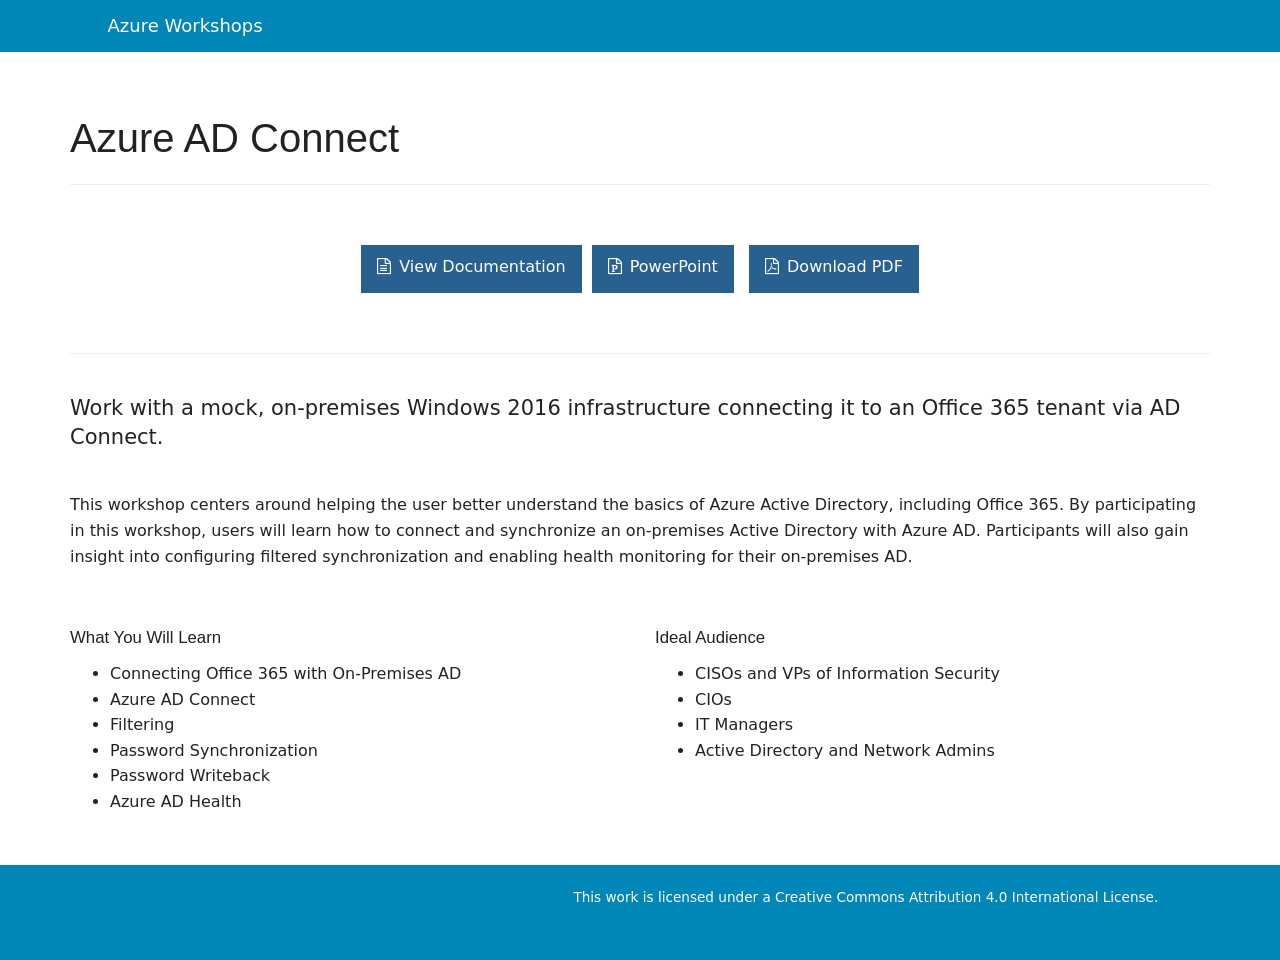
<file: index.html>
<!DOCTYPE html>
<html lang="en">
<head>
    <meta charset="UTF-8">
    <meta name="viewport" content="width=device-width, initial-scale=1, shrink-to-fit=no">

    <title>Azure AD Connect </title>

    <!-- Bootstrap CSS -->
    <link rel="stylesheet" href="//maxcdn.bootstrapcdn.com/bootstrap/3.3.7/css/bootstrap.min.css">
    <link rel="stylesheet" href="//maxcdn.bootstrapcdn.com/font-awesome/4.7.0/css/font-awesome.min.css">

    <meta name="description" content="Azure Workshops" />
    <meta name="author" content="Joshua Davis">
    <link rel="icon" href="" type="image/x-icon">
    
    <!-- Font -->
    
    <!-- CSS -->
    <link href='themes/azure/css/vs.css' rel='stylesheet' type='text/css'><link href='themes/azure/css/theme.css' rel='stylesheet' type='text/css'><link href='themes/azure/css/theme-white.min.css' rel='stylesheet' type='text/css'>
</head>
<body class="">

        <nav class="navbar navbar-inverse">
        <div class="container-fluid">
            <div class="row">
                <div class="col-md-2 col-md-offset-1">
                    <div class="navbar-header">
                        <button type="button" class="navbar-toggle collapsed" data-toggle="collapse" data-target="#bs-example-navbar-collapse-1" aria-expanded="false">
                            <span class="sr-only">Toggle navigation</span>
                            <span class="icon-bar"></span>
                            <span class="icon-bar"></span>
                            <span class="icon-bar"></span>
                        </button>
                        <a class="navbar-brand" href="/">Azure Workshops</a>
                    </div>
                </div>

                <div class="col-md-8">
                    <div class="collapse navbar-collapse" id="bs-example-navbar-collapse-1">
                        <ul class="nav navbar-nav navbar-right">
                            <!--
                            <li><a href="about.html">About</a></li>
                            <li><a href="contact.html">Contact</a></li>
                            -->
                        </ul>
                    </div>
                </div>
            </div>
        </div>
    </nav>

<div id="content-wrapper" class="container-fluid">
    <div class="container">
        <div class="home row">
            <div class="col-md-12">
                <h1 class="home">Azure AD Connect</h1>                                    <div class="home date"> Friday, August 4, 2017 7:45 AM</div>
                            </div>
        </div>

        <div class="row">
            <div class="col-md-12 text-center">
                <hr />
                <div class="hidden-print">
                    <a href="Overview.html" class="home-button"><i class="fa fa-file-text-o" aria-hidden="true"></i> <span>View Documentation</span></a><a href="https://github.com/AzureWorkshops/Azure-AD-Connect/raw/master/AZW_Azure_AD_Connect.pptx" class="home-button"><i class="fa fa-file-powerpoint-o" aria-hidden="true"></i> <span>PowerPoint</span></a>                    <a href="pdf/Azure AD Connect.pdf" class="home-button"><i class="fa fa-file-pdf-o" aria-hidden="true"></i> <span>Download PDF</span></a>
                                        <hr />
                </div>
            </div>
        </div>

        <div class="row">
            <div class="col-md-12">
                <div class="copy">
                    <p class="home lead">Work with a mock, on-premises Windows 2016 infrastructure connecting it to an Office 365 tenant via AD Connect.</p><p class="home desc">This workshop centers around helping the user better understand the basics of Azure Active Directory, including Office 365.  By participating in this workshop, users will learn how to connect and synchronize an on-premises Active Directory with Azure AD.  Participants will also gain insight into configuring filtered synchronization and enabling health monitoring for their on-premises AD.</p>                    <div class="row">
                        <div class="col-md-6"><h4>What You Will Learn</h4><ul><li>Connecting Office 365 with On-Premises AD</li><li>Azure AD Connect</li><li>Filtering</li><li>Password Synchronization</li><li>Password Writeback</li><li>Azure AD Health</li></ul></div><div class="col-md-6"><h4>Ideal Audience</h4><ul><li>CISOs and VPs of Information Security</li><li>CIOs</li><li>IT Managers</li><li>Active Directory and Network Admins</li></ul></div>                    </div>
                    <!-- This file should be intentionally left empty. Complete "lead", "description", "learn" and "audience" in config.json. -->
                </div>
            </div>
        </div>
    </div>
</div>

    <div id="footer" class="container-fluid hidden-print">
        <div class="row">
            <div class="col-md-2 col-md-offset-1">
            
            </div>
            <div class="col-md-8" style="text-align:right;">
            This work is licensed under a Creative Commons Attribution 4.0 International License.
            </div>
        </div>
    </div>
    
    <script src="//ajax.googleapis.com/ajax/libs/jquery/3.2.1/jquery.min.js"></script>
    <script src="//maxcdn.bootstrapcdn.com/bootstrap/3.3.7/js/bootstrap.min.js"></script>

    <!-- JS -->
    
    <script src="themes/azure/js/highlight.pack.js"></script>
    <script>hljs.initHighlightingOnLoad();</script>

    <script src="themes/azure/js/theme.js"></script>

</body>
</html>
</file>
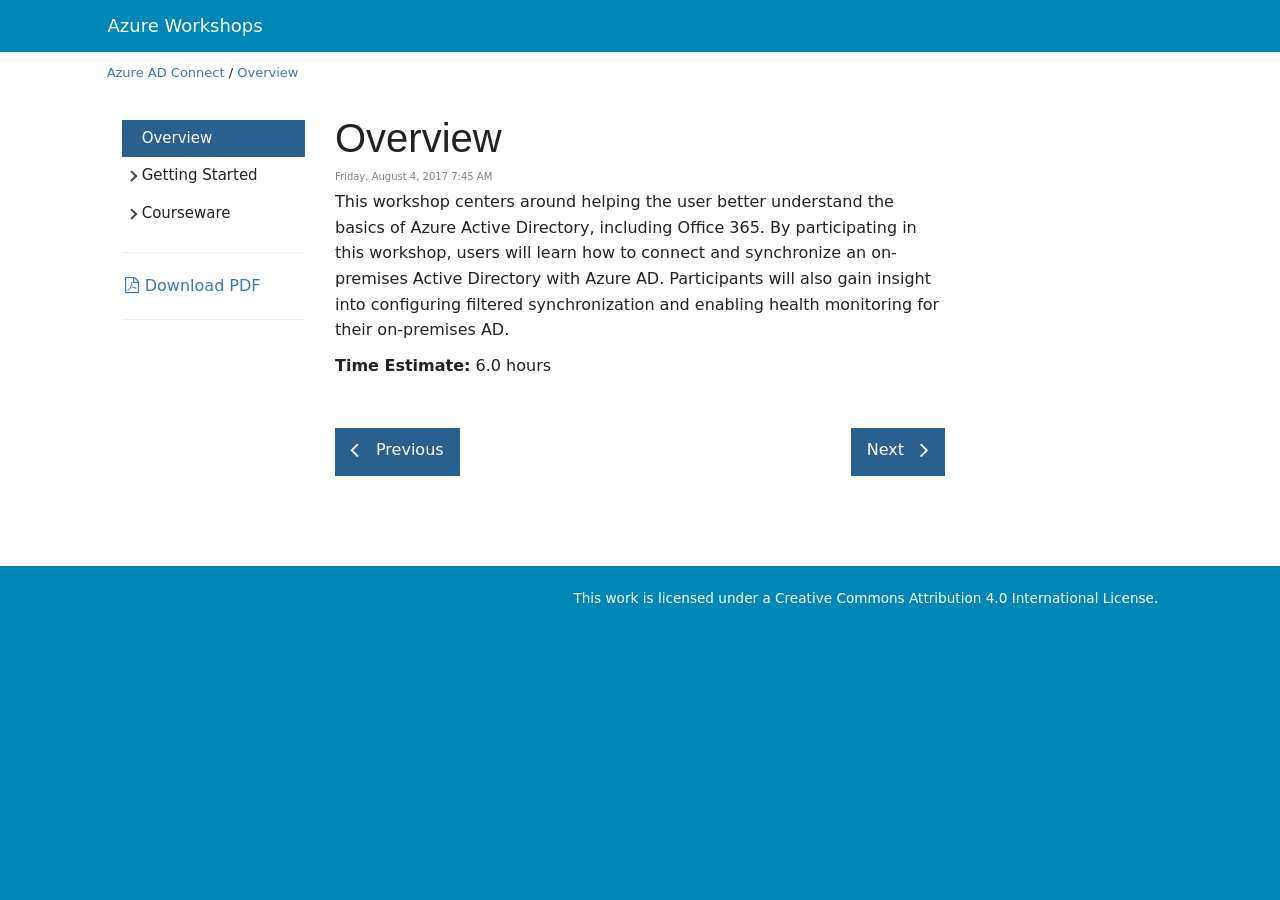
<file: Overview.html>
<!DOCTYPE html>
<html lang="en">
<head>
    <meta charset="UTF-8">
    <meta name="viewport" content="width=device-width, initial-scale=1, shrink-to-fit=no">

    <title>Overview - Azure AD Connect</title>

    <!-- Bootstrap CSS -->
    <link rel="stylesheet" href="//maxcdn.bootstrapcdn.com/bootstrap/3.3.7/css/bootstrap.min.css">
    <link rel="stylesheet" href="//maxcdn.bootstrapcdn.com/font-awesome/4.7.0/css/font-awesome.min.css">

    <meta name="description" content="Azure Workshops" />
    <meta name="author" content="Joshua Davis">
    <link rel="icon" href="" type="image/x-icon">
    
    <!-- Font -->
    
    <!-- CSS -->
    <link href='themes/azure/css/vs.css' rel='stylesheet' type='text/css'><link href='themes/azure/css/theme.css' rel='stylesheet' type='text/css'><link href='themes/azure/css/theme-white.min.css' rel='stylesheet' type='text/css'>
</head>
<body class="">

        <nav class="navbar navbar-inverse">
        <div class="container-fluid">
            <div class="row">
                <div class="col-md-2 col-md-offset-1">
                    <div class="navbar-header">
                        <button type="button" class="navbar-toggle collapsed" data-toggle="collapse" data-target="#bs-example-navbar-collapse-1" aria-expanded="false">
                            <span class="sr-only">Toggle navigation</span>
                            <span class="icon-bar"></span>
                            <span class="icon-bar"></span>
                            <span class="icon-bar"></span>
                        </button>
                        <a class="navbar-brand" href="/">Azure Workshops</a>
                    </div>
                </div>

                <div class="col-md-8">
                    <div class="collapse navbar-collapse" id="bs-example-navbar-collapse-1">
                        <ul class="nav navbar-nav navbar-right">
                            <!--
                            <li><a href="about.html">About</a></li>
                            <li><a href="contact.html">Contact</a></li>
                            -->
                        </ul>
                    </div>
                </div>
            </div>
        </div>
    </nav>

<div id="content-wrapper" class="container-fluid">
    <div class="row hidden-print">
        <div class="col-md-10 col-md-offset-1 breadcrumbs">
            <a href="index.html">Azure AD Connect</a> / <a href="Overview.html">Overview</a>        </div>
    </div>
    <div class="row">
        <div class="col-md-2 col-md-offset-1 hidden-print">
            <div data-spy="affix" data-offset-top="100">
                <!-- Navigation -->
                <ul class='Nav'><li class='Nav__item Nav__item--active'><a href="Overview.html">Overview</a></li><li class='Nav__item  has-children'><a href="#" class="aj-nav folder"><i class="Nav__arrow">&nbsp;</i>Getting Started</a><ul class='Nav'><li class='Nav__item '><a href="Getting_Started/Requirements.html">Requirements</a></li><li class='Nav__item '><a href="Getting_Started/Office_365_and_Azure_Registration.html">Office 365 and Azure Registration</a></li><li class='Nav__item '><a href="Getting_Started/Setup.html">Setup</a></li></ul></li><li class='Nav__item  has-children'><a href="#" class="aj-nav folder"><i class="Nav__arrow">&nbsp;</i>Courseware</a><ul class='Nav'><li class='Nav__item '><a href="Courseware/Exploring_Azure.html">Exploring Azure</a></li><li class='Nav__item '><a href="Courseware/Create_Connect_Server.html">Create Connect Server</a></li><li class='Nav__item '><a href="Courseware/View_Azure_Domain.html">View Azure Domain</a></li><li class='Nav__item '><a href="Courseware/Prepare_Non-Routable_Domain.html">Prepare Non-Routable Domain</a></li><li class='Nav__item '><a href="Courseware/Installing_Azure_AD_Connect.html">Installing Azure AD Connect</a></li><li class='Nav__item '><a href="Courseware/Monitoring_Health.html">Monitoring Health</a></li></ul></li></ul>
                <div class="Links">
                    
                    <div class="pdf-link">
                        <hr />
                        <a href="pdf/Azure AD Connect.pdf"><i class="fa fa-file-pdf-o" aria-hidden="true"></i> <span>Download PDF</span></a>
                    </div>

                                            <hr/>
                        <div class="Twitter">
                                                            <iframe allowtransparency="true" frameborder="0" scrolling="no" style="width:162px; height:20px;" src="https://platform.twitter.com/widgets/follow_button.html?screen_name=azureworkshops&amp;show_count=false"></iframe>
                                <br />
                                <br />
                                                    </div>
                                    </div>
            </div>
        </div>
        <div class="col-md-6">
            <article class="Page">
    <div class="pageHeader">
        <h1>Overview</h1>
                    <div class="date"> Friday, August 4, 2017 7:45 AM</div>
            </div>
    <div class="copy">
        <p>This workshop centers around helping the user better understand the basics of Azure Active Directory, including Office 365.  By participating in this workshop, users will  learn how to connect and synchronize an on-premises Active Directory with Azure AD.  Participants will also gain insight into configuring filtered synchronization and enabling health monitoring for their on-premises AD.</p>
<p><strong>Time Estimate:</strong> 6.0 hours</p>
    </div>

            <nav class="hidden-print">
            <ul class="pager">
                                    <li class=pager-prev><a href="index.html">Previous</a></li>
                                                    <li class=pager-next><a href="Getting_Started/Requirements.html">Next</a></li>            </ul>
        </nav>
    </article>
        </div>
        <div class="col-md-2 hidden-print">
            <div class="article-links" data-spy="affix" data-offset-top="100">
                
            </div>
        </div>
    </div>
</div>

    <div id="footer" class="container-fluid hidden-print">
        <div class="row">
            <div class="col-md-2 col-md-offset-1">
            
            </div>
            <div class="col-md-8" style="text-align:right;">
            This work is licensed under a Creative Commons Attribution 4.0 International License.
            </div>
        </div>
    </div>
    
    <script src="//ajax.googleapis.com/ajax/libs/jquery/3.2.1/jquery.min.js"></script>
    <script src="//maxcdn.bootstrapcdn.com/bootstrap/3.3.7/js/bootstrap.min.js"></script>

    <!-- JS -->
    
    <script src="themes/azure/js/highlight.pack.js"></script>
    <script>hljs.initHighlightingOnLoad();</script>

    <script src="themes/azure/js/theme.js"></script>

</body>
</html>
</file>
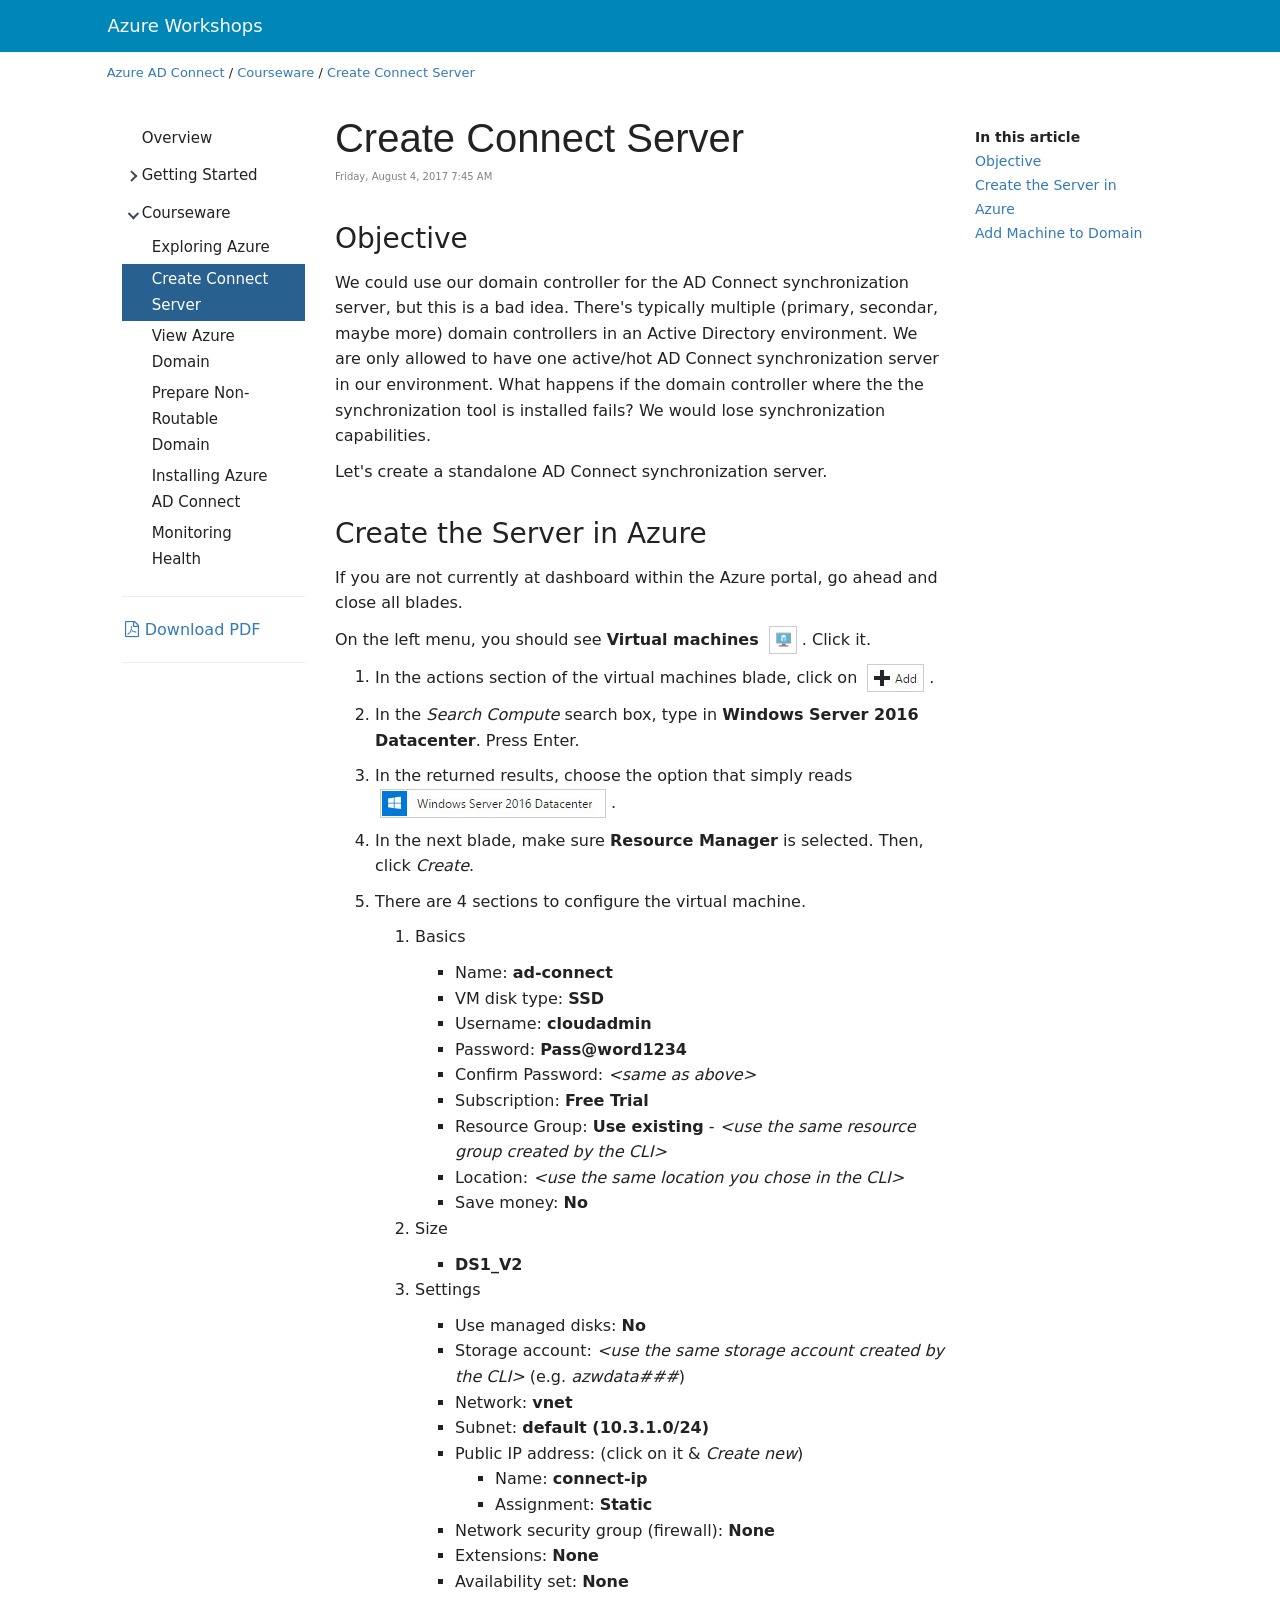
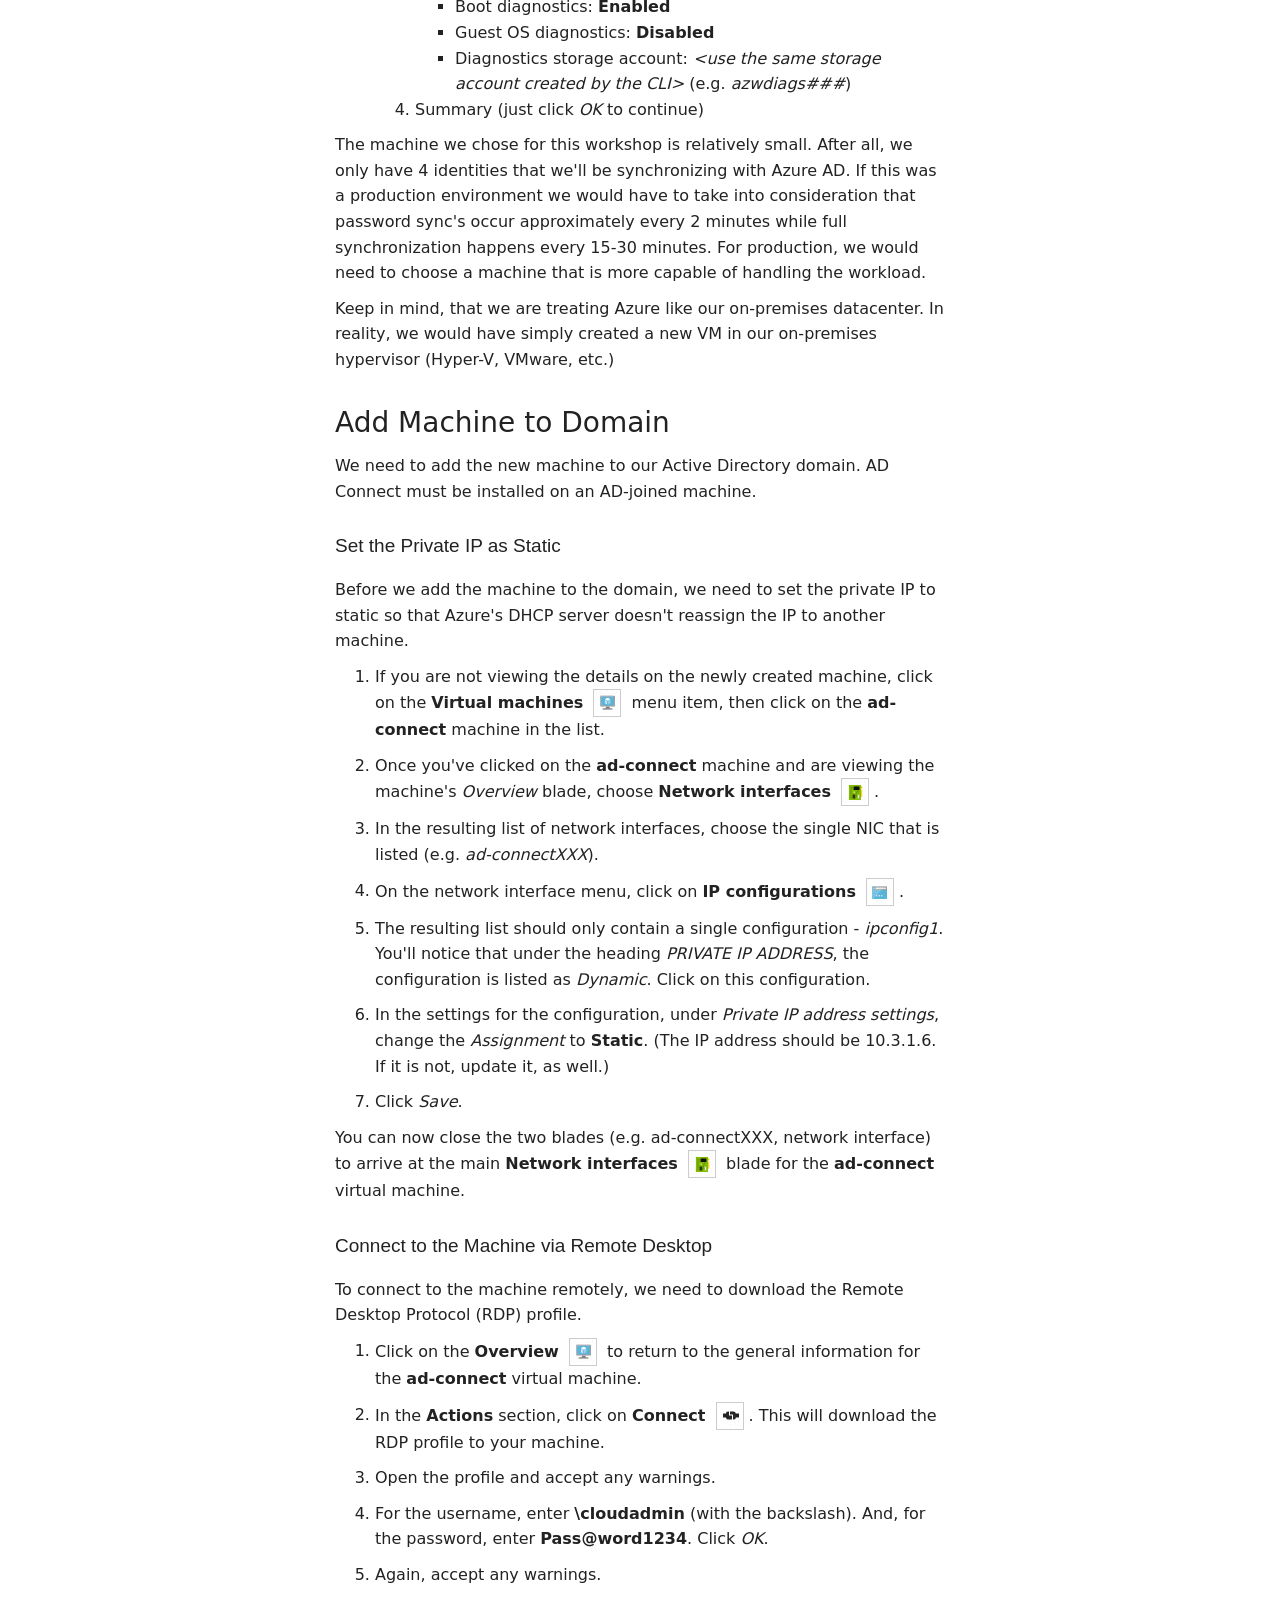
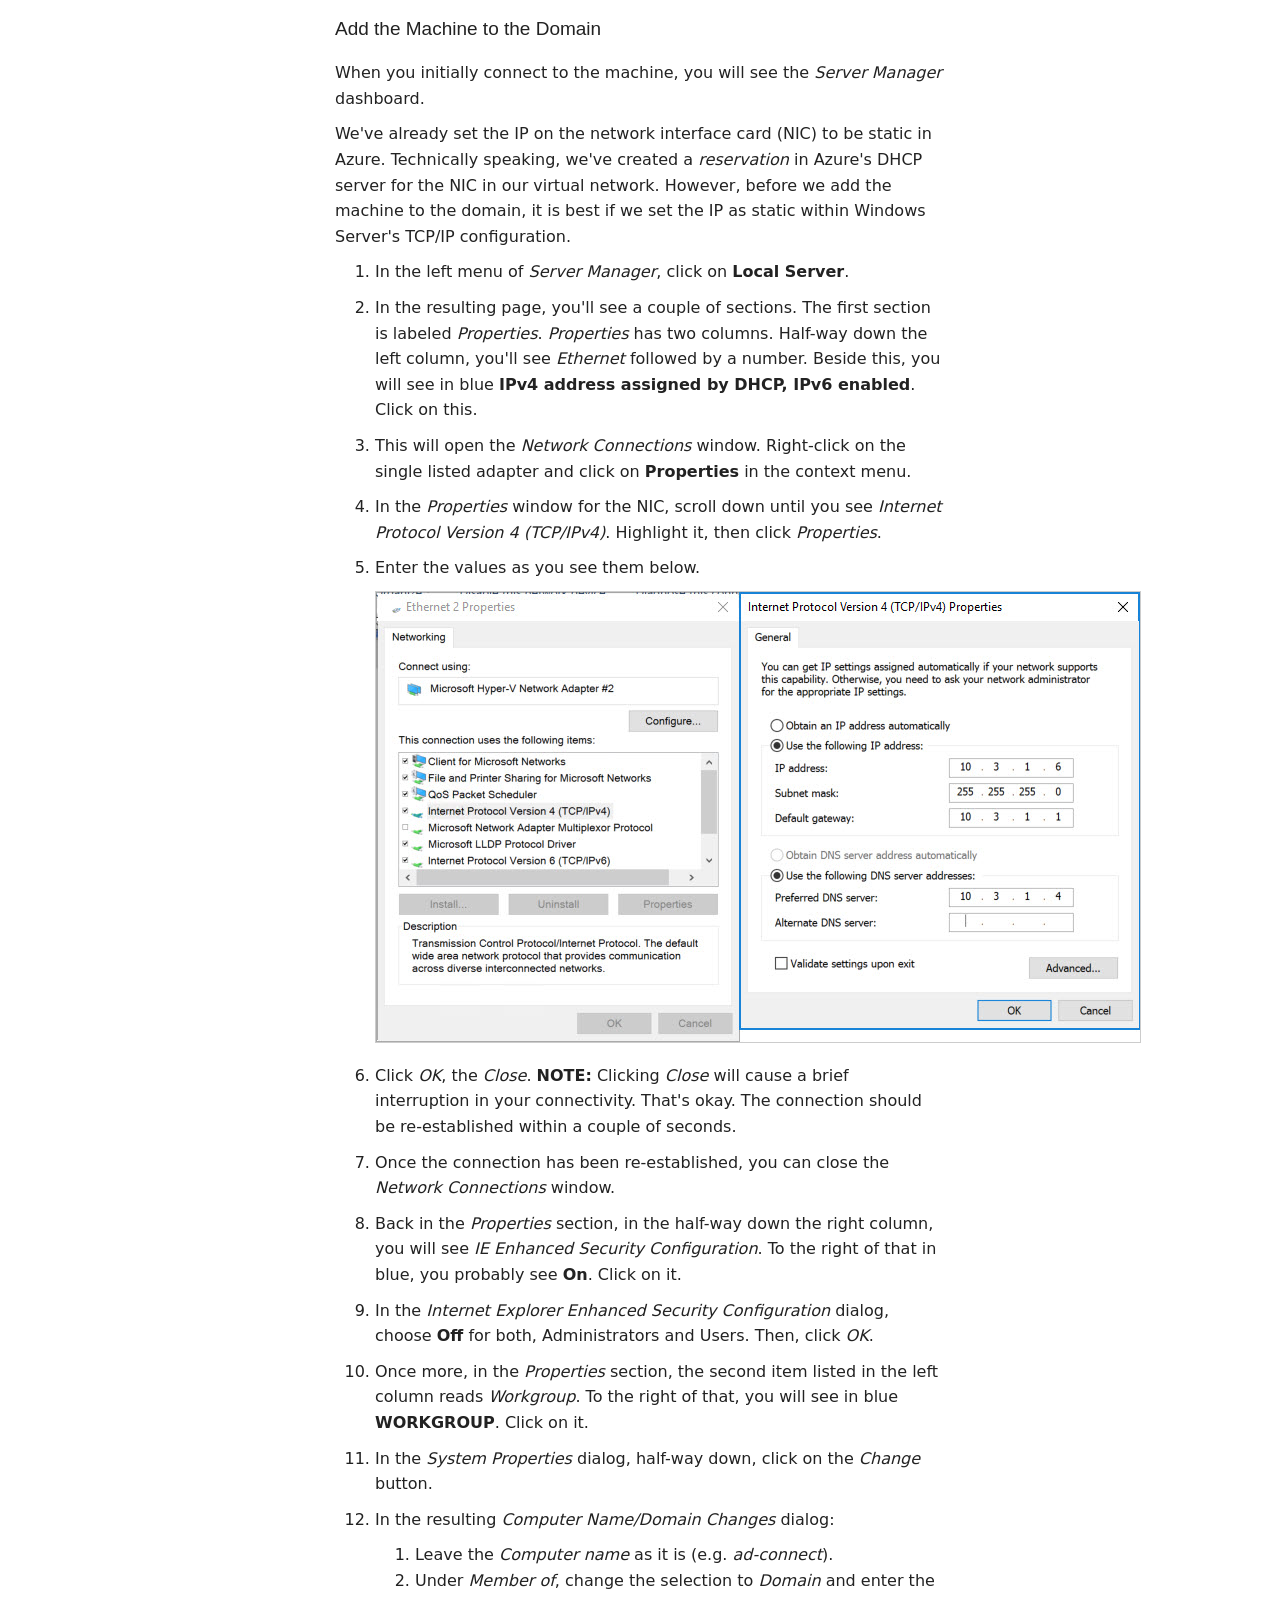
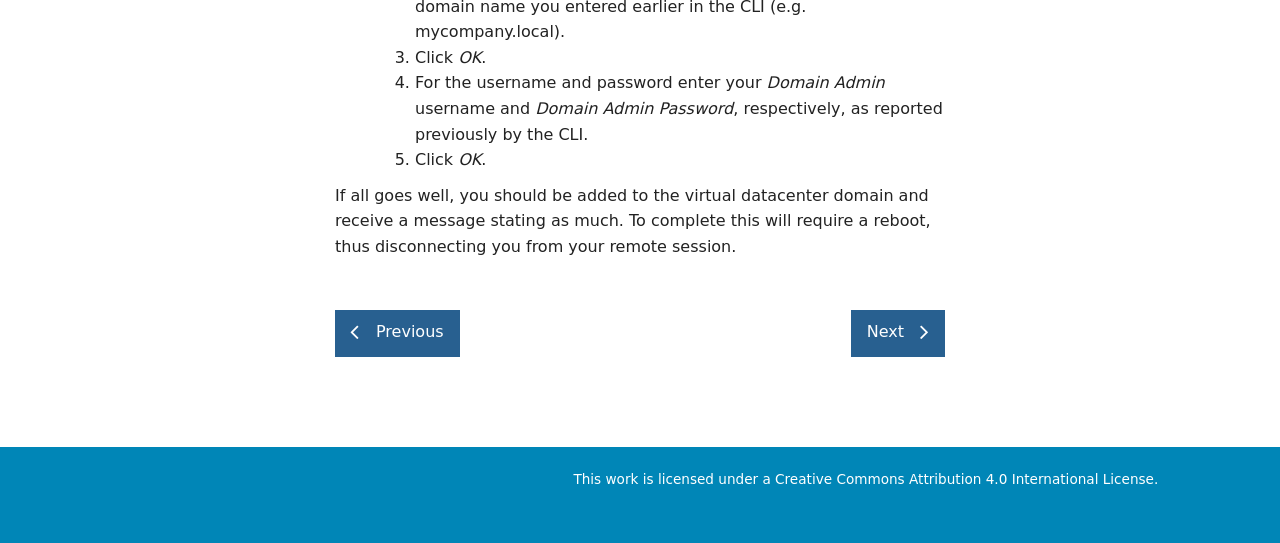
<file: Courseware/Create_Connect_Server.html>
<!DOCTYPE html>
<html lang="en">
<head>
    <meta charset="UTF-8">
    <meta name="viewport" content="width=device-width, initial-scale=1, shrink-to-fit=no">

    <title>Create Connect Server - Azure AD Connect</title>

    <!-- Bootstrap CSS -->
    <link rel="stylesheet" href="//maxcdn.bootstrapcdn.com/bootstrap/3.3.7/css/bootstrap.min.css">
    <link rel="stylesheet" href="//maxcdn.bootstrapcdn.com/font-awesome/4.7.0/css/font-awesome.min.css">

    <meta name="description" content="Azure Workshops" />
    <meta name="author" content="Joshua Davis">
    <link rel="icon" href="" type="image/x-icon">
    
    <!-- Font -->
    
    <!-- CSS -->
    <link href='../themes/azure/css/vs.css' rel='stylesheet' type='text/css'><link href='../themes/azure/css/theme.css' rel='stylesheet' type='text/css'><link href='../themes/azure/css/theme-white.min.css' rel='stylesheet' type='text/css'>
</head>
<body class="">

        <nav class="navbar navbar-inverse">
        <div class="container-fluid">
            <div class="row">
                <div class="col-md-2 col-md-offset-1">
                    <div class="navbar-header">
                        <button type="button" class="navbar-toggle collapsed" data-toggle="collapse" data-target="#bs-example-navbar-collapse-1" aria-expanded="false">
                            <span class="sr-only">Toggle navigation</span>
                            <span class="icon-bar"></span>
                            <span class="icon-bar"></span>
                            <span class="icon-bar"></span>
                        </button>
                        <a class="navbar-brand" href="/">Azure Workshops</a>
                    </div>
                </div>

                <div class="col-md-8">
                    <div class="collapse navbar-collapse" id="bs-example-navbar-collapse-1">
                        <ul class="nav navbar-nav navbar-right">
                            <!--
                            <li><a href="about.html">About</a></li>
                            <li><a href="contact.html">Contact</a></li>
                            -->
                        </ul>
                    </div>
                </div>
            </div>
        </div>
    </nav>

<div id="content-wrapper" class="container-fluid">
    <div class="row hidden-print">
        <div class="col-md-10 col-md-offset-1 breadcrumbs">
            <a href="../index.html">Azure AD Connect</a> / <a href="../Courseware/Exploring_Azure.html">Courseware</a> / <a href="../Courseware/Create_Connect_Server.html">Create Connect Server</a>        </div>
    </div>
    <div class="row">
        <div class="col-md-2 col-md-offset-1 hidden-print">
            <div data-spy="affix" data-offset-top="100">
                <!-- Navigation -->
                <ul class='Nav'><li class='Nav__item '><a href="../Overview.html">Overview</a></li><li class='Nav__item  has-children'><a href="#" class="aj-nav folder"><i class="Nav__arrow">&nbsp;</i>Getting Started</a><ul class='Nav'><li class='Nav__item '><a href="../Getting_Started/Requirements.html">Requirements</a></li><li class='Nav__item '><a href="../Getting_Started/Office_365_and_Azure_Registration.html">Office 365 and Azure Registration</a></li><li class='Nav__item '><a href="../Getting_Started/Setup.html">Setup</a></li></ul></li><li class='Nav__item Nav__item--open has-children'><a href="#" class="aj-nav folder"><i class="Nav__arrow">&nbsp;</i>Courseware</a><ul class='Nav'><li class='Nav__item '><a href="../Courseware/Exploring_Azure.html">Exploring Azure</a></li><li class='Nav__item Nav__item--active'><a href="../Courseware/Create_Connect_Server.html">Create Connect Server</a></li><li class='Nav__item '><a href="../Courseware/View_Azure_Domain.html">View Azure Domain</a></li><li class='Nav__item '><a href="../Courseware/Prepare_Non-Routable_Domain.html">Prepare Non-Routable Domain</a></li><li class='Nav__item '><a href="../Courseware/Installing_Azure_AD_Connect.html">Installing Azure AD Connect</a></li><li class='Nav__item '><a href="../Courseware/Monitoring_Health.html">Monitoring Health</a></li></ul></li></ul>
                <div class="Links">
                    
                    <div class="pdf-link">
                        <hr />
                        <a href="../pdf/Azure AD Connect.pdf"><i class="fa fa-file-pdf-o" aria-hidden="true"></i> <span>Download PDF</span></a>
                    </div>

                                            <hr/>
                        <div class="Twitter">
                                                            <iframe allowtransparency="true" frameborder="0" scrolling="no" style="width:162px; height:20px;" src="https://platform.twitter.com/widgets/follow_button.html?screen_name=azureworkshops&amp;show_count=false"></iframe>
                                <br />
                                <br />
                                                    </div>
                                    </div>
            </div>
        </div>
        <div class="col-md-6">
            <article class="Page">
    <div class="pageHeader">
        <h1>Create Connect Server</h1>
                    <div class="date"> Friday, August 4, 2017 7:45 AM</div>
            </div>
    <div class="copy">
        <h2 id="page_Objective">Objective</h2>
<p>We could use our domain controller for the AD Connect synchronization server, but this is a bad idea.  There's typically multiple (primary, secondar, maybe more) domain controllers in an Active Directory environment. We are only allowed to have one active/hot AD Connect synchronization server in our environment.  What happens if the domain controller where the the synchronization tool is installed fails?  We would lose synchronization capabilities.</p>
<p>Let's create a standalone AD Connect synchronization server.</p>
<h2 id="page_Create-the-Server-in-Azure">Create the Server in Azure</h2>
<p>If you are not currently at dashboard within the Azure portal, go ahead and close all blades.</p>
<p>On the left menu, you should see <strong>Virtual machines</strong> <img src="../images/vm_icon.jpg" class="inline"/>. Click it.</p>
<ol>
<li>
<p>In the actions section of the virtual machines blade, click on <img src="../images/add.jpg" class="inline"/>.</p>
</li>
<li>
<p>In the <em>Search Compute</em> search box, type in <strong>Windows Server 2016 Datacenter</strong>. Press Enter.</p>
</li>
<li>
<p>In the returned results, choose the option that simply reads <img src="../images/windows_server_2016_datacenter.jpg" class="inline"/>.</p>
</li>
<li>
<p>In the next blade, make sure <strong>Resource Manager</strong> is selected. Then, click <em>Create</em>.</p>
</li>
<li>
<p>There are 4 sections to configure the virtual machine.</p>
<ol>
<li>
<p>Basics</p>
<ul>
<li>Name: <strong>ad-connect</strong>
</li>
<li>VM disk type: <strong>SSD</strong>
</li>
<li>Username: <strong>cloudadmin</strong>
</li>
<li>Password: <strong>Pass@word1234</strong>
</li>
<li>Confirm Password: <em>&lt;same as above&gt;</em>
</li>
<li>Subscription: <strong>Free Trial</strong>
</li>
<li>Resource Group: <strong>Use existing</strong> - <em>&lt;use the same resource group created by the CLI&gt;</em>
</li>
<li>Location:  <em>&lt;use the same location you chose in the CLI&gt;</em>
</li>
<li>Save money: <strong>No</strong>
</li>
</ul>
</li>
<li>
<p>Size</p>
<ul>
<li>
<strong>DS1_V2</strong>
</li>
</ul>
</li>
<li>
<p>Settings</p>
<ul>
<li>Use managed disks: <strong>No</strong>
</li>
<li>Storage account: <em>&lt;use the same storage account created by the CLI&gt;</em> (e.g. <em>azwdata###</em>)</li>
<li>Network: <strong>vnet</strong>
</li>
<li>Subnet: <strong>default (10.3.1.0/24)</strong>
</li>
<li>Public IP address: (click on it &amp; <em>Create new</em>)
<ul>
<li>Name: <strong>connect-ip</strong>
</li>
<li>Assignment: <strong>Static</strong>
</li>
</ul>
</li>
<li>Network security group (firewall): <strong>None</strong>
</li>
<li>Extensions: <strong>None</strong>
</li>
<li>Availability set: <strong>None</strong>
</li>
<li>Boot diagnostics: <strong>Enabled</strong>
</li>
<li>Guest OS diagnostics: <strong>Disabled</strong>
</li>
<li>Diagnostics storage account: <em>&lt;use the same storage account created by the CLI&gt;</em> (e.g. <em>azwdiags###</em>)</li>
</ul>
</li>
<li>
<p>Summary (just click <em>OK</em> to continue)</p>
</li>
</ol>
</li>
</ol>
<p>The machine we chose for this workshop is relatively small.  After all, we only have 4 identities that we'll be synchronizing with Azure AD.  If this was a production environment we would have to take into consideration that password sync's occur approximately every 2 minutes while full synchronization happens every 15-30 minutes.  For production, we would need to choose a machine that is more capable of handling the workload.</p>
<p>Keep in mind, that we are treating Azure like our on-premises datacenter.  In reality, we would have simply created a new VM in our on-premises hypervisor (Hyper-V, VMware, etc.)</p>
<h2 id="page_Add-Machine-to-Domain">Add Machine to Domain</h2>
<p>We need to add the new machine to our Active Directory domain.  AD Connect must be installed on an AD-joined machine.</p>
<h3 id="page_Set-the-Private-IP-as-Static">Set the Private IP as Static</h3>
<p>Before we add the machine to the domain, we need to set the private IP to static so that Azure's DHCP server doesn't reassign the IP to another machine.</p>
<ol>
<li>
<p>If you are not viewing the details on the newly created machine, click on the <strong>Virtual machines</strong> <img src="../images/vm_icon.jpg" class="inline"/> menu item, then click on the <strong>ad-connect</strong> machine in the list.</p>
</li>
<li>
<p>Once you've clicked on the <strong>ad-connect</strong> machine and are viewing the machine's <em>Overview</em> blade, choose <strong>Network interfaces</strong> <img src="../images/network_interfaces_icon.jpg" class="inline"/>.</p>
</li>
<li>
<p>In the resulting list of network interfaces, choose the single NIC that is listed (e.g. <em>ad-connectXXX</em>).</p>
</li>
<li>
<p>On the network interface menu, click on <strong>IP configurations</strong> <img src="../images/window_icon.jpg" class="inline"/>.</p>
</li>
<li>
<p>The resulting list should only contain a single configuration - <em>ipconfig1</em>. You'll notice that under the heading <em>PRIVATE IP ADDRESS</em>, the configuration is listed as <em>Dynamic</em>. Click on this configuration.</p>
</li>
<li>
<p>In the settings for the configuration, under <em>Private IP address settings</em>, change the <em>Assignment</em> to <strong>Static</strong>. (The IP address should be 10.3.1.6.  If it is not, update it, as well.)</p>
</li>
<li>
<p>Click <em>Save</em>.</p>
</li>
</ol>
<p>You can now close the two blades (e.g. ad-connectXXX, network interface) to arrive at the main <strong>Network interfaces</strong> <img src="../images/network_interfaces_icon.jpg" class="inline"/> blade for the <strong>ad-connect</strong> virtual machine.</p>
<h3 id="page_Connect-to-the-Machine-via-Remote-Desktop">Connect to the Machine via Remote Desktop</h3>
<p>To connect to the machine remotely, we need to download the Remote Desktop Protocol (RDP) profile.</p>
<ol>
<li>
<p>Click on the <strong>Overview</strong> <img src="../images/overview_icon.jpg" class="inline"/> to return to the general information for the <strong>ad-connect</strong> virtual machine.</p>
</li>
<li>
<p>In the <strong>Actions</strong> section, click on <strong>Connect</strong> <img src="../images/connect_icon.jpg" class="inline"/>. This will download the RDP profile to your machine.</p>
</li>
<li>
<p>Open the profile and accept any warnings.</p>
</li>
<li>
<p>For the username, enter <strong>\cloudadmin</strong> (with the backslash). And, for the password, enter <strong>Pass@word1234</strong>. Click <em>OK</em>.</p>
</li>
<li>
<p>Again, accept any warnings.</p>
</li>
</ol>
<h3 id="page_Add-the-Machine-to-the-Domain">Add the Machine to the Domain</h3>
<p>When you initially connect to the machine, you will see the <em>Server Manager</em> dashboard.</p>
<p>We've already set the IP on the network interface card (NIC) to be static in Azure.  Technically speaking, we've created a <em>reservation</em> in Azure's DHCP server for the NIC in our virtual network. However, before we add the machine to the domain, it is best if we set the IP as static within Windows Server's TCP/IP configuration.</p>
<ol>
<li>
<p>In the left menu of <em>Server Manager</em>, click on <strong>Local Server</strong>.</p>
</li>
<li>
<p>In the resulting page, you'll see a couple of sections. The first section is labeled <em>Properties</em>.  <em>Properties</em> has two columns.  Half-way down the left column, you'll see <em>Ethernet</em> followed by a number.  Beside this, you will see in blue <strong>IPv4 address assigned by DHCP, IPv6 enabled</strong>. Click on this.</p>
</li>
<li>
<p>This will open the <em>Network Connections</em> window. Right-click on the single listed adapter and click on <strong>Properties</strong> in the context menu.</p>
</li>
<li>
<p>In the <em>Properties</em> window for the NIC, scroll down until you see <em>Internet Protocol Version 4 (TCP/IPv4)</em>. Highlight it, then click <em>Properties</em>.</p>
</li>
<li>
<p>Enter the values as you see them below. <img src="../images/ad_connect_ip_configuration.jpg" class="block" /></p>
</li>
<li>
<p>Click <em>OK</em>, the <em>Close</em>. <strong>NOTE:</strong> Clicking <em>Close</em> will cause a brief interruption in your connectivity. That's okay.  The connection should be re-established within a couple of seconds.</p>
</li>
<li>
<p>Once the connection has been re-established, you can close the <em>Network Connections</em> window.</p>
</li>
<li>
<p>Back in the <em>Properties</em> section, in the half-way down the right column, you will see <em>IE Enhanced Security Configuration</em>. To the right of that in blue, you probably see <strong>On</strong>. Click on it.</p>
</li>
<li>
<p>In the <em>Internet Explorer Enhanced Security Configuration</em> dialog, choose <strong>Off</strong> for both, Administrators and Users. Then, click <em>OK</em>.</p>
</li>
<li>
<p>Once more, in the <em>Properties</em> section, the second item listed in the left column reads <em>Workgroup</em>. To the right of that, you will see in blue <strong>WORKGROUP</strong>. Click on it.</p>
</li>
<li>
<p>In the <em>System Properties</em> dialog, half-way down, click on the <em>Change</em> button.</p>
</li>
<li>
<p>In the resulting <em>Computer Name/Domain Changes</em> dialog:</p>
<ol>
<li>Leave the <em>Computer name</em> as it is (e.g. <em>ad-connect</em>).</li>
<li>Under <em>Member of</em>, change the selection to <em>Domain</em> and enter the domain name you entered earlier in the CLI (e.g. mycompany.local).</li>
<li>Click <em>OK</em>.</li>
<li>For the username and password enter your <em>Domain Admin</em> username and <em>Domain Admin Password</em>, respectively, as reported previously by the CLI.</li>
<li>Click <em>OK</em>.</li>
</ol>
</li>
</ol>
<p>If all goes well, you should be added to the virtual datacenter domain and receive a message stating as much. To complete this will require a reboot, thus disconnecting you from your remote session.</p>
    </div>

            <nav class="hidden-print">
            <ul class="pager">
                                    <li class=pager-prev><a href="../Courseware/Exploring_Azure.html">Previous</a></li>
                                                    <li class=pager-next><a href="../Courseware/View_Azure_Domain.html">Next</a></li>            </ul>
        </nav>
    </article>
        </div>
        <div class="col-md-2 hidden-print">
            <div class="article-links" data-spy="affix" data-offset-top="100">
                <strong>In this article</strong><ol><li><a href="#page_Objective">Objective</a></li><li><a href="#page_Create-the-Server-in-Azure">Create the Server in Azure</a></li><li><a href="#page_Add-Machine-to-Domain">Add Machine to Domain</a></li></ol>
            </div>
        </div>
    </div>
</div>

    <div id="footer" class="container-fluid hidden-print">
        <div class="row">
            <div class="col-md-2 col-md-offset-1">
            
            </div>
            <div class="col-md-8" style="text-align:right;">
            This work is licensed under a Creative Commons Attribution 4.0 International License.
            </div>
        </div>
    </div>
    
    <script src="//ajax.googleapis.com/ajax/libs/jquery/3.2.1/jquery.min.js"></script>
    <script src="//maxcdn.bootstrapcdn.com/bootstrap/3.3.7/js/bootstrap.min.js"></script>

    <!-- JS -->
    
    <script src="../themes/azure/js/highlight.pack.js"></script>
    <script>hljs.initHighlightingOnLoad();</script>

    <script src="../themes/azure/js/theme.js"></script>

</body>
</html>
</file>
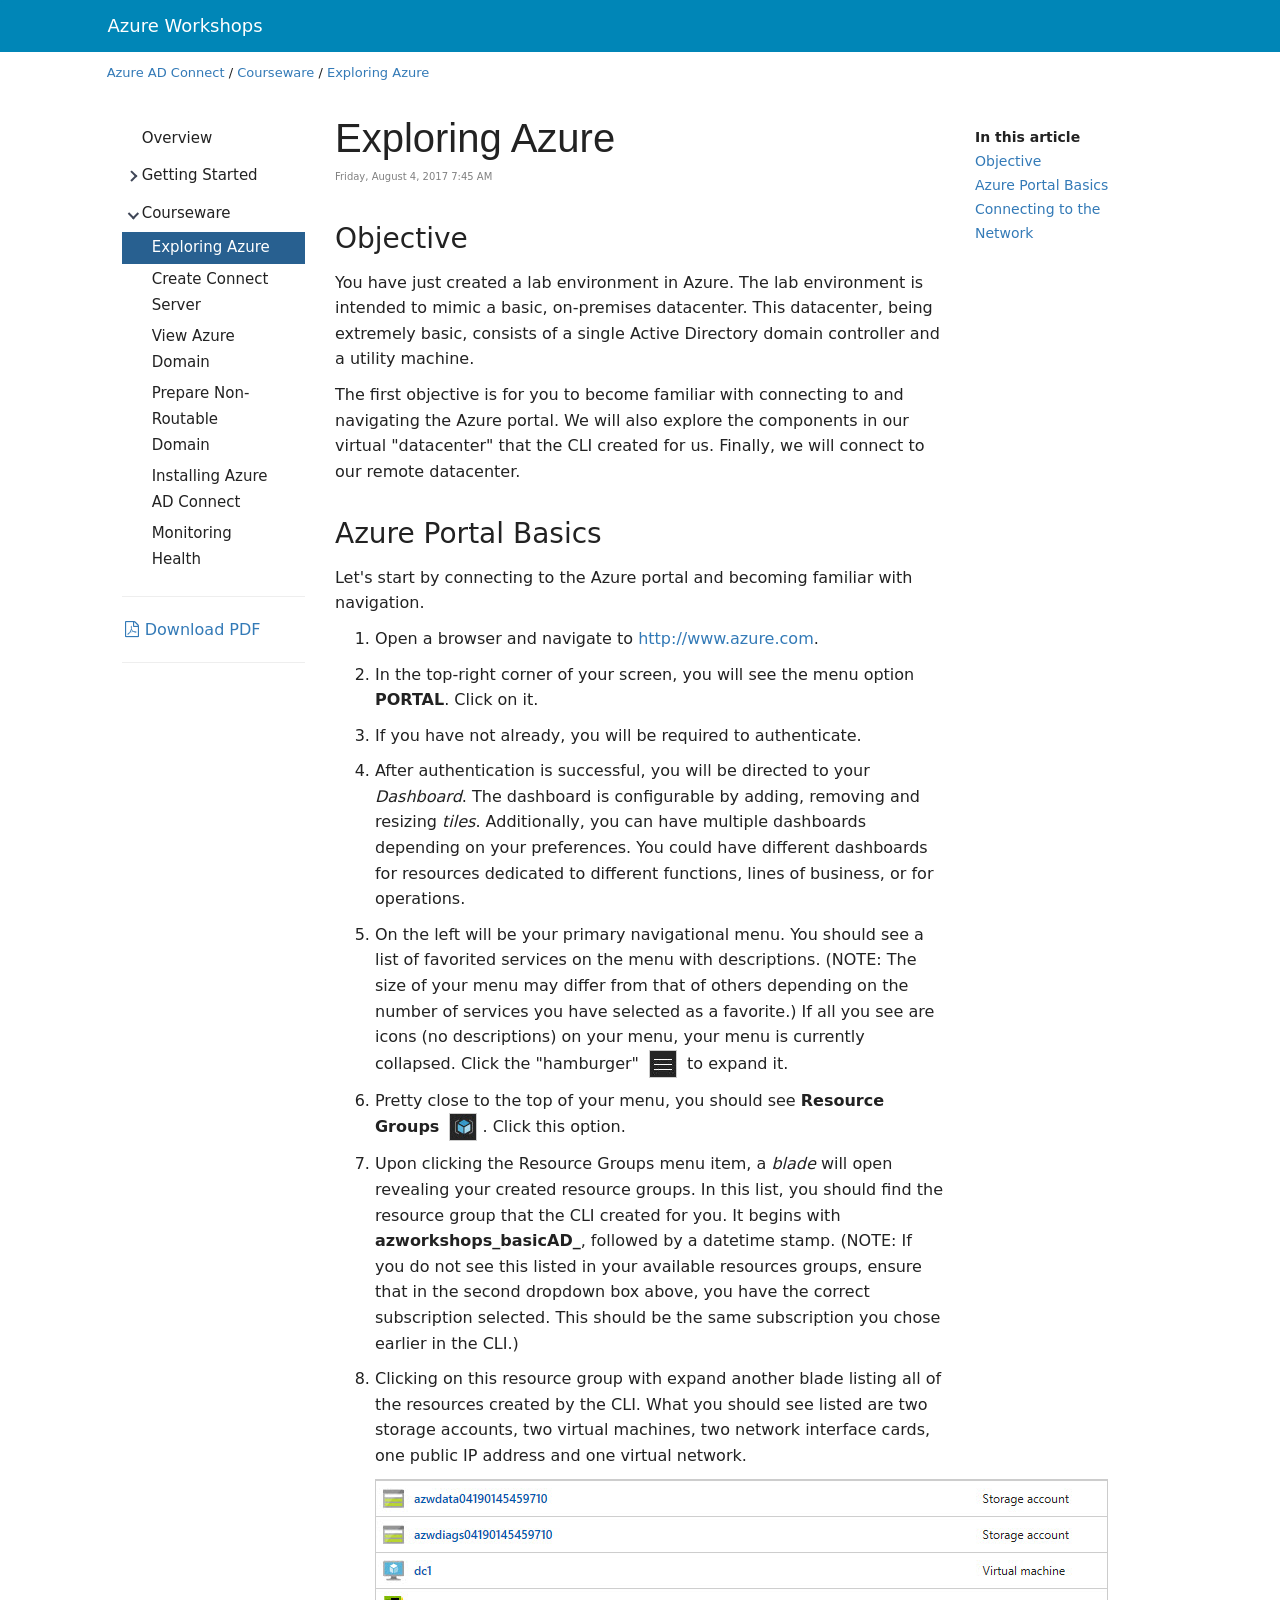
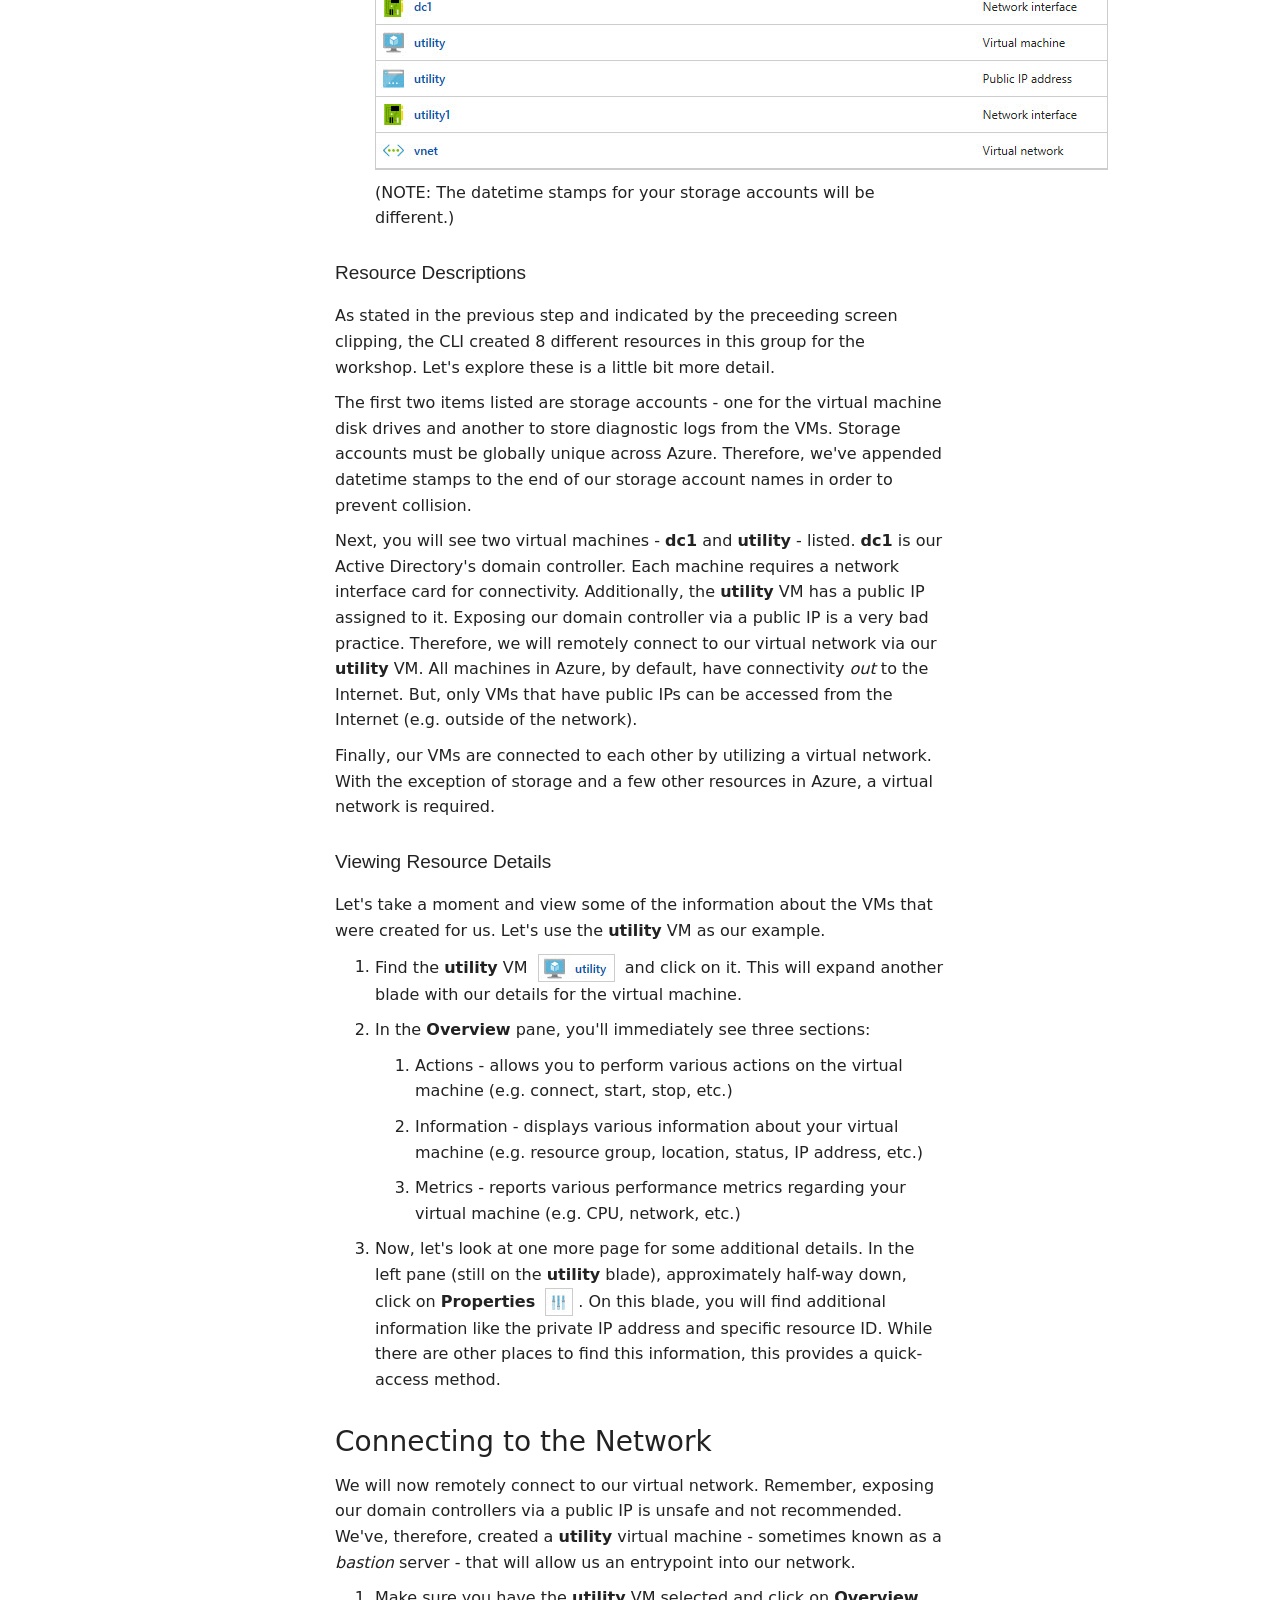
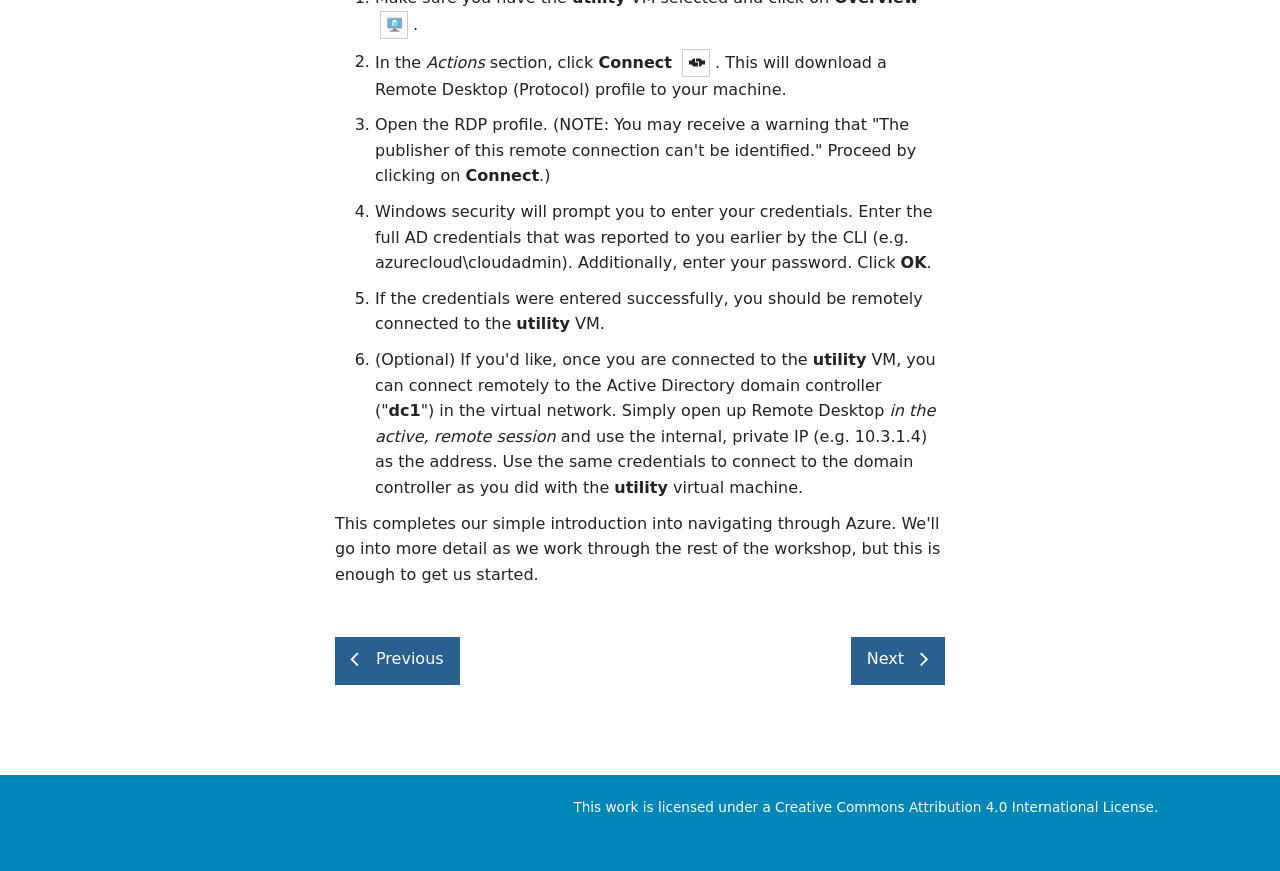
<file: Courseware/Exploring_Azure.html>
<!DOCTYPE html>
<html lang="en">
<head>
    <meta charset="UTF-8">
    <meta name="viewport" content="width=device-width, initial-scale=1, shrink-to-fit=no">

    <title>Exploring Azure - Azure AD Connect</title>

    <!-- Bootstrap CSS -->
    <link rel="stylesheet" href="//maxcdn.bootstrapcdn.com/bootstrap/3.3.7/css/bootstrap.min.css">
    <link rel="stylesheet" href="//maxcdn.bootstrapcdn.com/font-awesome/4.7.0/css/font-awesome.min.css">

    <meta name="description" content="Azure Workshops" />
    <meta name="author" content="Joshua Davis">
    <link rel="icon" href="" type="image/x-icon">
    
    <!-- Font -->
    
    <!-- CSS -->
    <link href='../themes/azure/css/vs.css' rel='stylesheet' type='text/css'><link href='../themes/azure/css/theme.css' rel='stylesheet' type='text/css'><link href='../themes/azure/css/theme-white.min.css' rel='stylesheet' type='text/css'>
</head>
<body class="">

        <nav class="navbar navbar-inverse">
        <div class="container-fluid">
            <div class="row">
                <div class="col-md-2 col-md-offset-1">
                    <div class="navbar-header">
                        <button type="button" class="navbar-toggle collapsed" data-toggle="collapse" data-target="#bs-example-navbar-collapse-1" aria-expanded="false">
                            <span class="sr-only">Toggle navigation</span>
                            <span class="icon-bar"></span>
                            <span class="icon-bar"></span>
                            <span class="icon-bar"></span>
                        </button>
                        <a class="navbar-brand" href="/">Azure Workshops</a>
                    </div>
                </div>

                <div class="col-md-8">
                    <div class="collapse navbar-collapse" id="bs-example-navbar-collapse-1">
                        <ul class="nav navbar-nav navbar-right">
                            <!--
                            <li><a href="about.html">About</a></li>
                            <li><a href="contact.html">Contact</a></li>
                            -->
                        </ul>
                    </div>
                </div>
            </div>
        </div>
    </nav>

<div id="content-wrapper" class="container-fluid">
    <div class="row hidden-print">
        <div class="col-md-10 col-md-offset-1 breadcrumbs">
            <a href="../index.html">Azure AD Connect</a> / <a href="../Courseware/Exploring_Azure.html">Courseware</a> / <a href="../Courseware/Exploring_Azure.html">Exploring Azure</a>        </div>
    </div>
    <div class="row">
        <div class="col-md-2 col-md-offset-1 hidden-print">
            <div data-spy="affix" data-offset-top="100">
                <!-- Navigation -->
                <ul class='Nav'><li class='Nav__item '><a href="../Overview.html">Overview</a></li><li class='Nav__item  has-children'><a href="#" class="aj-nav folder"><i class="Nav__arrow">&nbsp;</i>Getting Started</a><ul class='Nav'><li class='Nav__item '><a href="../Getting_Started/Requirements.html">Requirements</a></li><li class='Nav__item '><a href="../Getting_Started/Office_365_and_Azure_Registration.html">Office 365 and Azure Registration</a></li><li class='Nav__item '><a href="../Getting_Started/Setup.html">Setup</a></li></ul></li><li class='Nav__item Nav__item--open has-children'><a href="#" class="aj-nav folder"><i class="Nav__arrow">&nbsp;</i>Courseware</a><ul class='Nav'><li class='Nav__item Nav__item--active'><a href="../Courseware/Exploring_Azure.html">Exploring Azure</a></li><li class='Nav__item '><a href="../Courseware/Create_Connect_Server.html">Create Connect Server</a></li><li class='Nav__item '><a href="../Courseware/View_Azure_Domain.html">View Azure Domain</a></li><li class='Nav__item '><a href="../Courseware/Prepare_Non-Routable_Domain.html">Prepare Non-Routable Domain</a></li><li class='Nav__item '><a href="../Courseware/Installing_Azure_AD_Connect.html">Installing Azure AD Connect</a></li><li class='Nav__item '><a href="../Courseware/Monitoring_Health.html">Monitoring Health</a></li></ul></li></ul>
                <div class="Links">
                    
                    <div class="pdf-link">
                        <hr />
                        <a href="../pdf/Azure AD Connect.pdf"><i class="fa fa-file-pdf-o" aria-hidden="true"></i> <span>Download PDF</span></a>
                    </div>

                                            <hr/>
                        <div class="Twitter">
                                                            <iframe allowtransparency="true" frameborder="0" scrolling="no" style="width:162px; height:20px;" src="https://platform.twitter.com/widgets/follow_button.html?screen_name=azureworkshops&amp;show_count=false"></iframe>
                                <br />
                                <br />
                                                    </div>
                                    </div>
            </div>
        </div>
        <div class="col-md-6">
            <article class="Page">
    <div class="pageHeader">
        <h1>Exploring Azure</h1>
                    <div class="date"> Friday, August 4, 2017 7:45 AM</div>
            </div>
    <div class="copy">
        <h2 id="page_Objective">Objective</h2>
<p>You have just created a lab environment in Azure.  The lab environment is intended to mimic a basic, on-premises datacenter.  This datacenter, being extremely basic, consists of a single Active Directory domain controller and a utility machine.</p>
<p>The first objective is for you to become familiar with connecting to and navigating the Azure portal.  We will also explore the components in our virtual &quot;datacenter&quot; that the CLI created for us.  Finally, we will connect to our remote datacenter.</p>
<h2 id="page_Azure-Portal-Basics">Azure Portal Basics</h2>
<p>Let's start by connecting to the Azure portal and becoming familiar with navigation.</p>
<ol>
<li>
<p>Open a browser and navigate to <a href="http://www.azure.com" class="external">http://www.azure.com</a>.</p>
</li>
<li>
<p>In the top-right corner of your screen, you will see the menu option <strong>PORTAL</strong>. Click on it.</p>
</li>
<li>
<p>If you have not already, you will be required to authenticate.</p>
</li>
<li>
<p>After authentication is successful, you will be directed to your <em>Dashboard</em>. The dashboard is configurable by adding, removing and resizing <em>tiles</em>.  Additionally, you can have multiple dashboards depending on your preferences.  You could have different dashboards for resources dedicated to different functions, lines of business, or for operations.</p>
</li>
<li>
<p>On the left will be your primary navigational menu. You should see a list of favorited services on the menu with descriptions.  (NOTE: The size of your menu may differ from that of others depending on the number of services you have selected as a favorite.) If all you see are icons (no descriptions) on your menu, your menu is currently collapsed.  Click the &quot;hamburger&quot; <img src="../images/hamburger.jpg" class="inline"/> to expand it.</p>
</li>
<li>
<p>Pretty close to the top of your menu, you should see <strong>Resource Groups</strong> <img src="../images/resource_groups_icon.jpg" class="inline"/>. Click this option.</p>
</li>
<li>
<p>Upon clicking the Resource Groups menu item, a <em>blade</em> will open revealing your created resource groups. In this list, you should find the resource group that the CLI created for you.  It begins with <strong>azworkshops_basicAD_</strong>, followed by a datetime stamp. (NOTE: If you do not see this listed in your available resources groups, ensure that in the second dropdown box above, you have the correct subscription selected.  This should be the same subscription you chose earlier in the CLI.)</p>
</li>
<li>
<p>Clicking on this resource group with expand another blade listing all of the resources created by the CLI.  What you should see listed are two storage accounts, two virtual machines, two network interface cards, one public IP address and one virtual network. <img src="../images/azworkshops_basicAD_resource_list.jpg" class="block" /> (NOTE: The datetime stamps for your storage accounts will be different.)</p>
</li>
</ol>
<h3 id="page_Resource-Descriptions">Resource Descriptions</h3>
<p>As stated in the previous step and indicated by the preceeding screen clipping, the CLI created 8 different resources in this group for the workshop.  Let's explore these is a little bit more detail.</p>
<p>The first two items listed are storage accounts - one for the virtual machine disk drives and another to store diagnostic logs from the VMs. Storage accounts must be globally unique across Azure.  Therefore, we've appended datetime stamps to the end of our storage account names in order to prevent collision.</p>
<p>Next, you will see two virtual machines - <strong>dc1</strong> and <strong>utility</strong> - listed.  <strong>dc1</strong> is our Active Directory's domain controller. Each machine requires a network interface card for connectivity.  Additionally, the <strong>utility</strong> VM has a public IP assigned to it. Exposing our domain controller via a public IP is a very bad practice.  Therefore, we will remotely connect to our virtual network via our <strong>utility</strong> VM.  All machines in Azure, by default, have connectivity <em>out</em> to the Internet.  But, only VMs that have public IPs can be accessed from the Internet (e.g. outside of the network).</p>
<p>Finally, our VMs are connected to each other by utilizing a virtual network. With the exception of storage and a few other resources in Azure, a virtual network is required.</p>
<h3 id="page_Viewing-Resource-Details">Viewing Resource Details</h3>
<p>Let's take a moment and view some of the information about the VMs that were created for us.  Let's use the <strong>utility</strong> VM as our example.</p>
<ol>
<li>
<p>Find the <strong>utility</strong> VM <img src="../images/utility_vm.jpg" class="inline"/> and click on it.  This will expand another blade with our details for the virtual machine.</p>
</li>
<li>
<p>In the <strong>Overview</strong> pane, you'll immediately see three sections:</p>
<ol>
<li>
<p>Actions - allows you to perform various actions on the virtual machine (e.g. connect, start, stop, etc.)</p>
</li>
<li>
<p>Information - displays various information about your virtual machine (e.g. resource group, location, status, IP address, etc.)</p>
</li>
<li>
<p>Metrics - reports various performance metrics regarding your virtual machine (e.g. CPU, network, etc.)</p>
</li>
</ol>
</li>
<li>
<p>Now, let's look at one more page for some additional details. In the left pane (still on the <strong>utility</strong> blade), approximately half-way down, click on <strong>Properties</strong> <img src="../images/properties_icon.jpg" class="inline"/>.  On this blade, you will find additional information like the private IP address and specific resource ID.  While there are other places to find this information, this provides a quick-access method.</p>
</li>
</ol>
<h2 id="page_Connecting-to-the-Network">Connecting to the Network</h2>
<p>We will now remotely connect to our virtual network.  Remember, exposing our domain controllers via a public IP is unsafe and not recommended.  We've, therefore, created a <strong>utility</strong> virtual machine - sometimes known as a <em>bastion</em> server - that will allow us an entrypoint into our network.</p>
<ol>
<li>
<p>Make sure you have the <strong>utility</strong> VM selected and click on <strong>Overview</strong> <img src="../images/overview_icon.jpg" class="inline"/>.</p>
</li>
<li>
<p>In the <em>Actions</em> section, click <strong>Connect</strong> <img src="../images/connect_icon.jpg" class="inline"/>. This will download a Remote Desktop (Protocol) profile to your machine.</p>
</li>
<li>
<p>Open the RDP profile. (NOTE: You may receive a warning that &quot;The publisher of this remote connection can't be identified.&quot; Proceed by clicking on <strong>Connect</strong>.)</p>
</li>
<li>
<p>Windows security will prompt you to enter your credentials. Enter the full AD credentials that was reported to you earlier by the CLI (e.g. azurecloud\cloudadmin). Additionally, enter your password. Click <strong>OK</strong>.</p>
</li>
<li>
<p>If the credentials were entered successfully, you should be remotely connected to the <strong>utility</strong> VM.</p>
</li>
<li>
<p>(Optional) If you'd like, once you are connected to the <strong>utility</strong> VM, you can connect remotely to the Active Directory domain controller (&quot;<strong>dc1</strong>&quot;) in the virtual network.  Simply open up Remote Desktop <em>in the active, remote session</em> and use the internal, private IP (e.g. 10.3.1.4) as the address.  Use the same credentials to connect to the domain controller as you did with the <strong>utility</strong> virtual machine.</p>
</li>
</ol>
<p>This completes our simple introduction into navigating through Azure. We'll go into more detail as we work through the rest of the workshop, but this is enough to get us started.</p>
    </div>

            <nav class="hidden-print">
            <ul class="pager">
                                    <li class=pager-prev><a href="../Getting_Started/Setup.html">Previous</a></li>
                                                    <li class=pager-next><a href="../Courseware/Create_Connect_Server.html">Next</a></li>            </ul>
        </nav>
    </article>
        </div>
        <div class="col-md-2 hidden-print">
            <div class="article-links" data-spy="affix" data-offset-top="100">
                <strong>In this article</strong><ol><li><a href="#page_Objective">Objective</a></li><li><a href="#page_Azure-Portal-Basics">Azure Portal Basics</a></li><li><a href="#page_Connecting-to-the-Network">Connecting to the Network</a></li></ol>
            </div>
        </div>
    </div>
</div>

    <div id="footer" class="container-fluid hidden-print">
        <div class="row">
            <div class="col-md-2 col-md-offset-1">
            
            </div>
            <div class="col-md-8" style="text-align:right;">
            This work is licensed under a Creative Commons Attribution 4.0 International License.
            </div>
        </div>
    </div>
    
    <script src="//ajax.googleapis.com/ajax/libs/jquery/3.2.1/jquery.min.js"></script>
    <script src="//maxcdn.bootstrapcdn.com/bootstrap/3.3.7/js/bootstrap.min.js"></script>

    <!-- JS -->
    
    <script src="../themes/azure/js/highlight.pack.js"></script>
    <script>hljs.initHighlightingOnLoad();</script>

    <script src="../themes/azure/js/theme.js"></script>

</body>
</html>
</file>
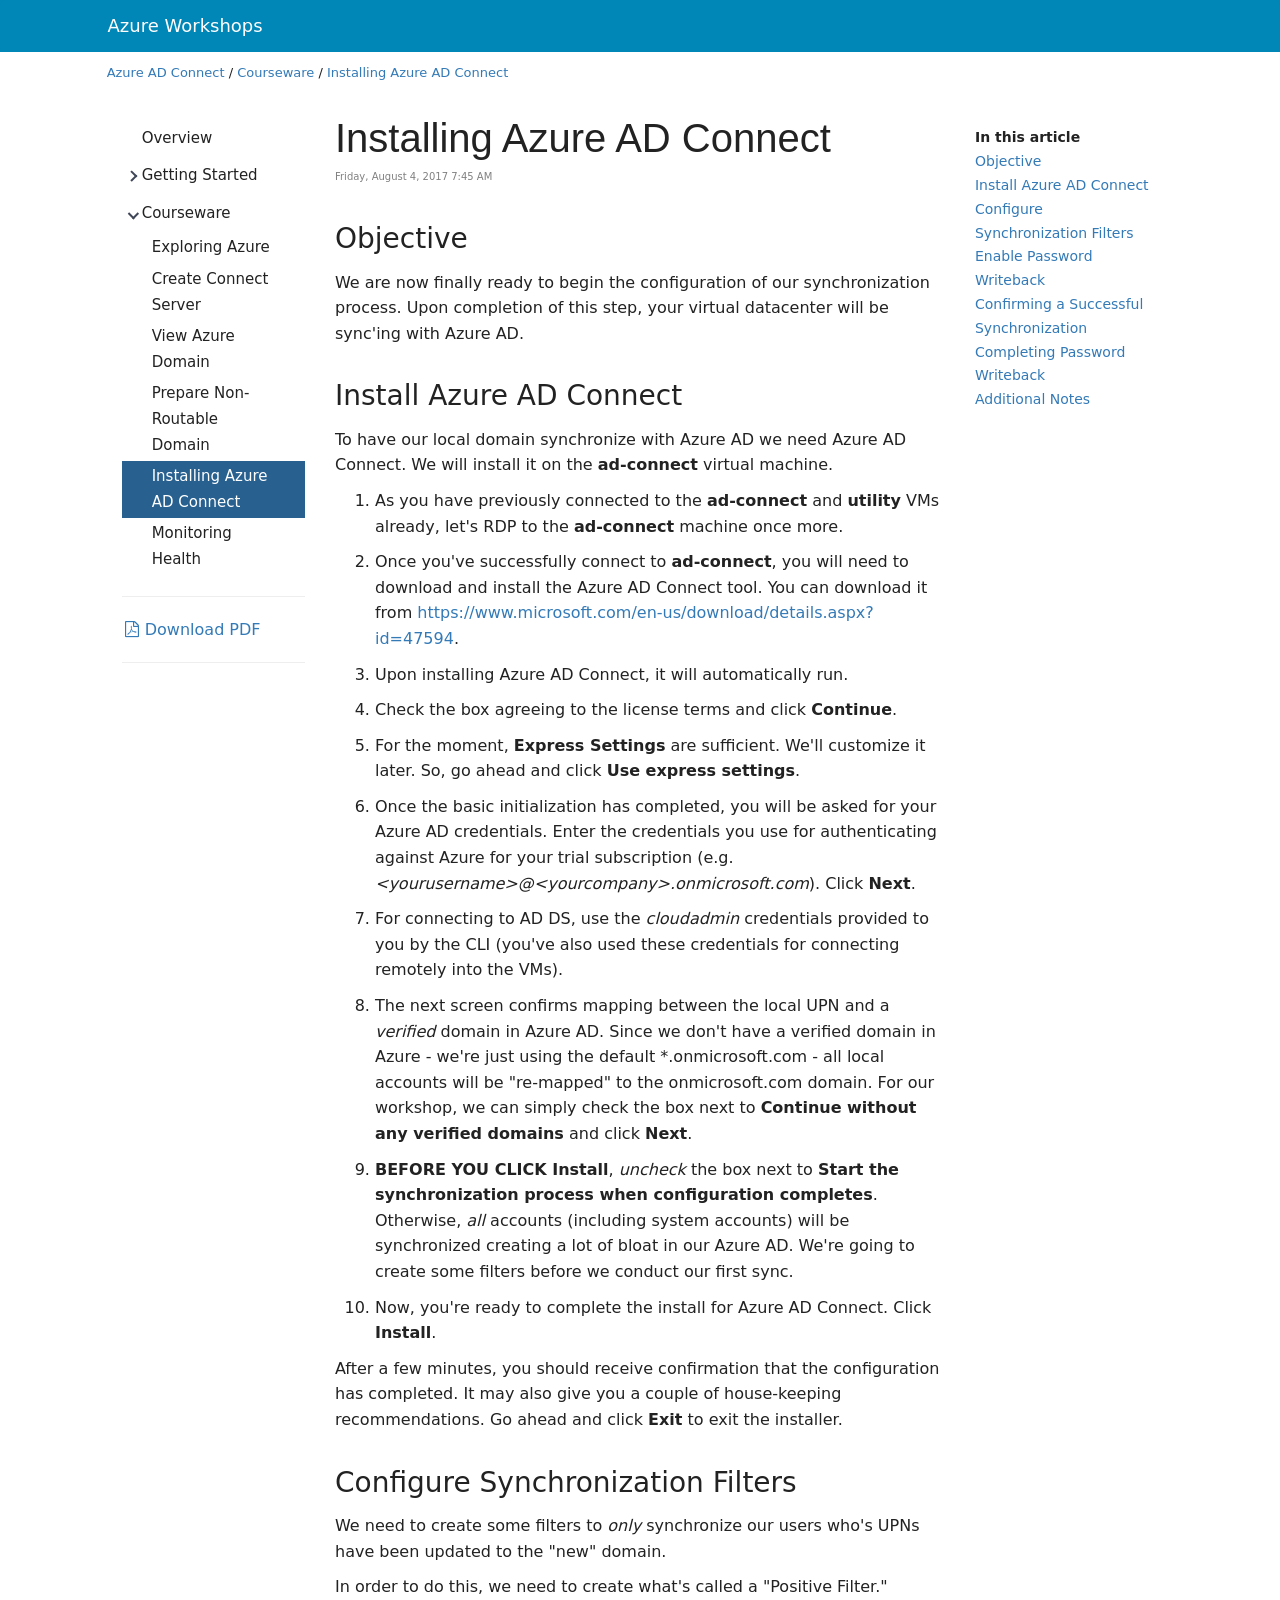
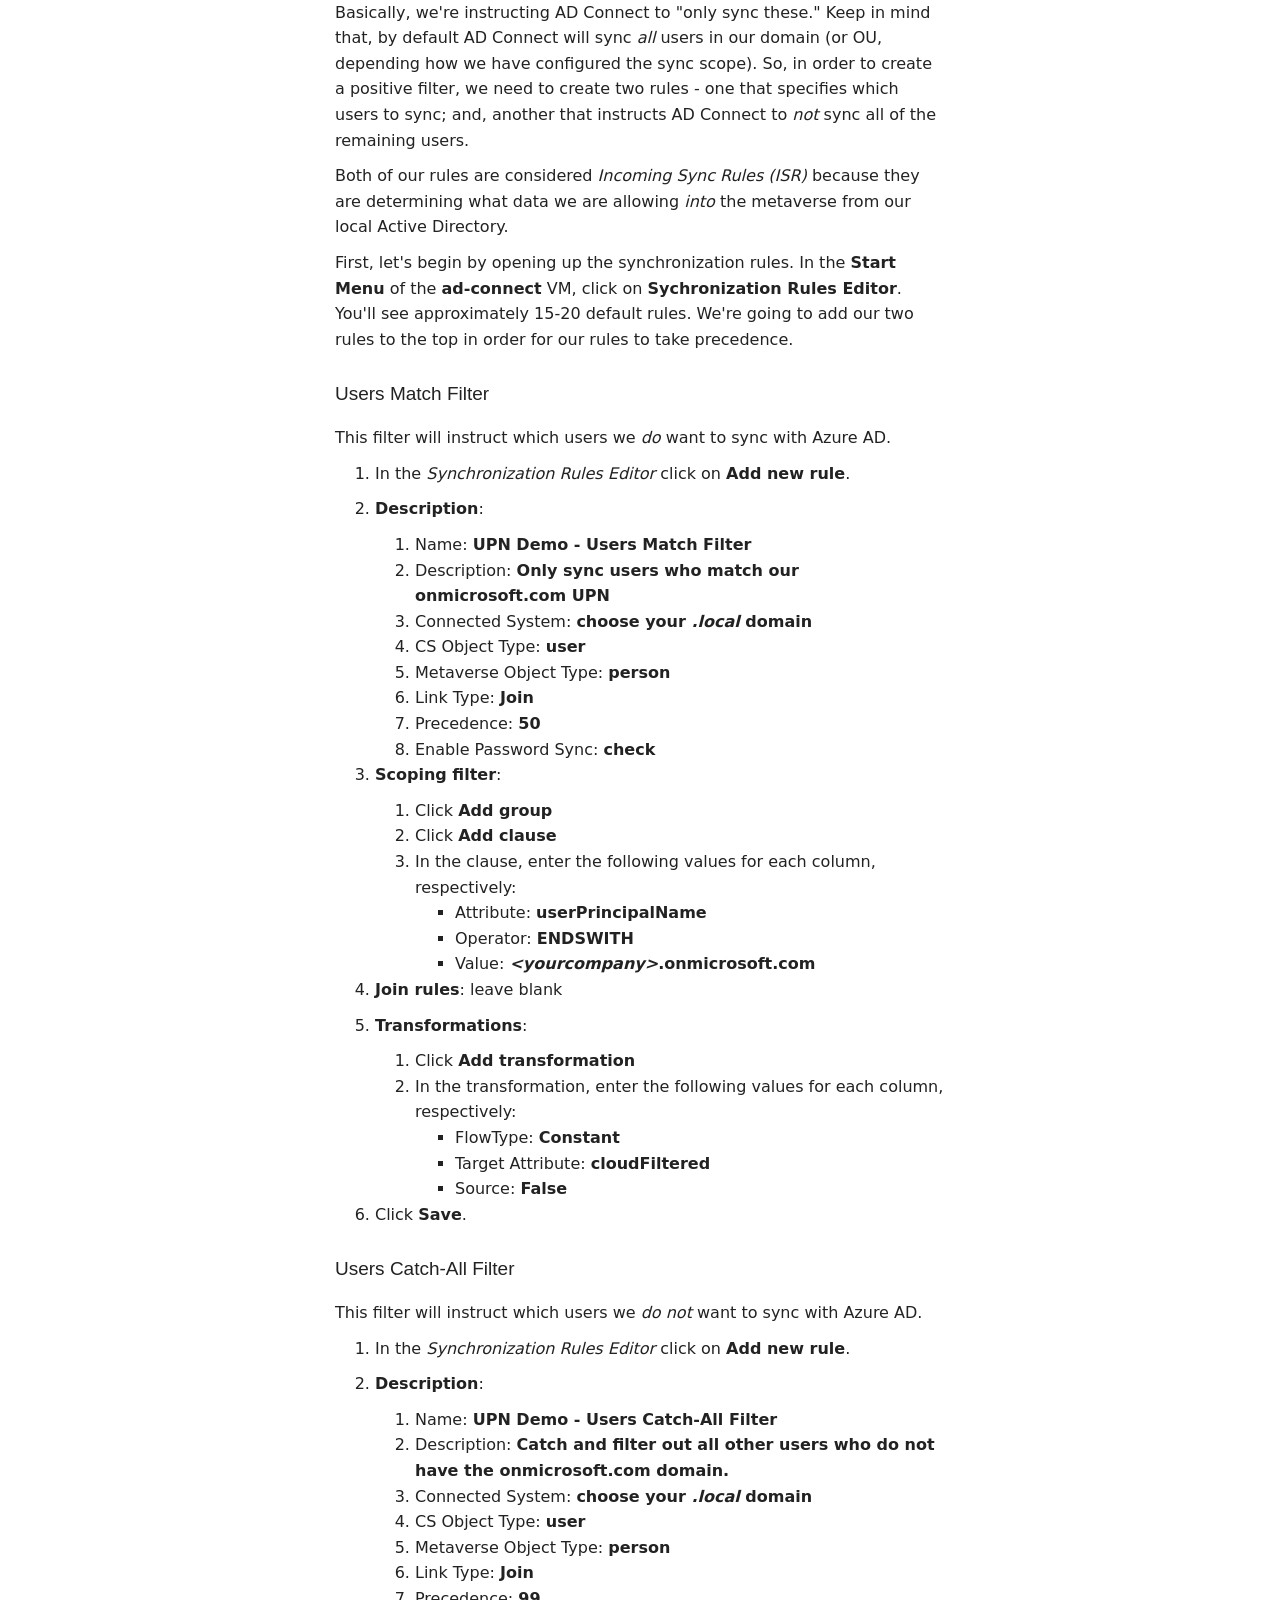
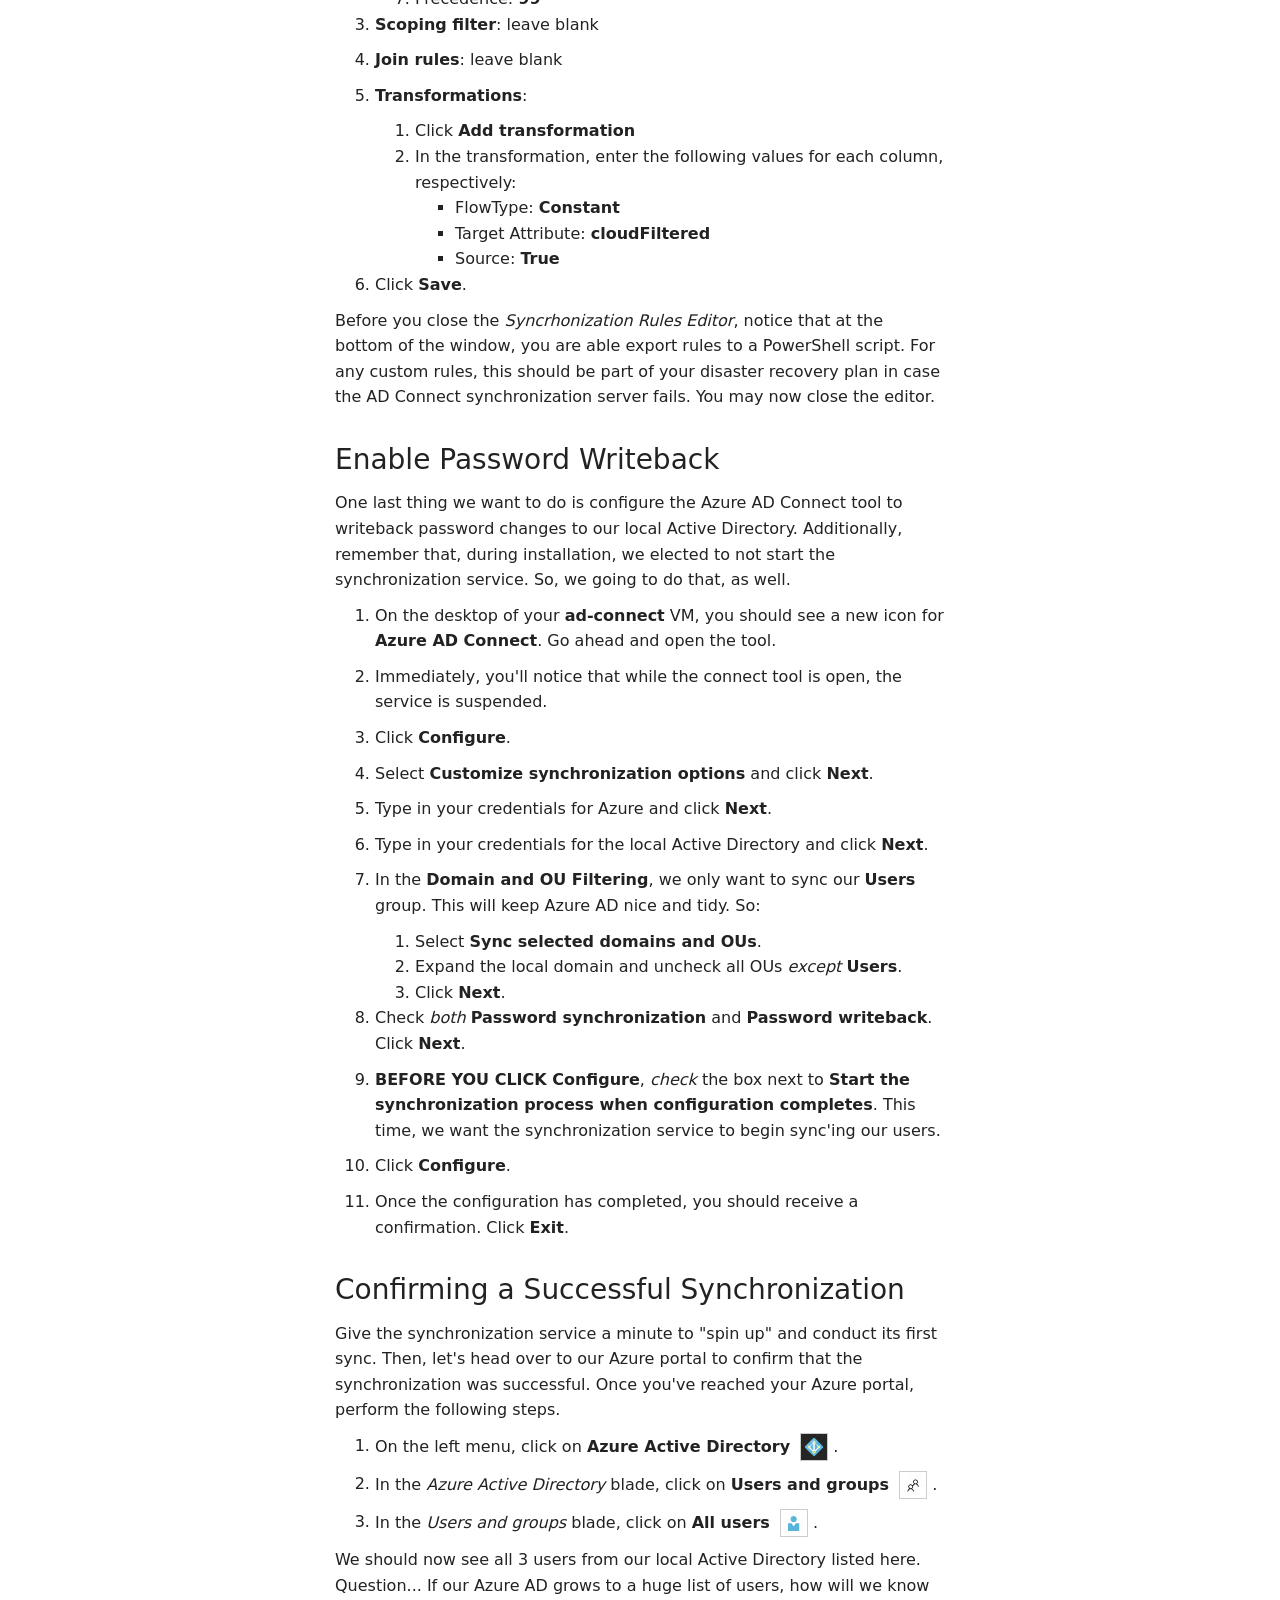
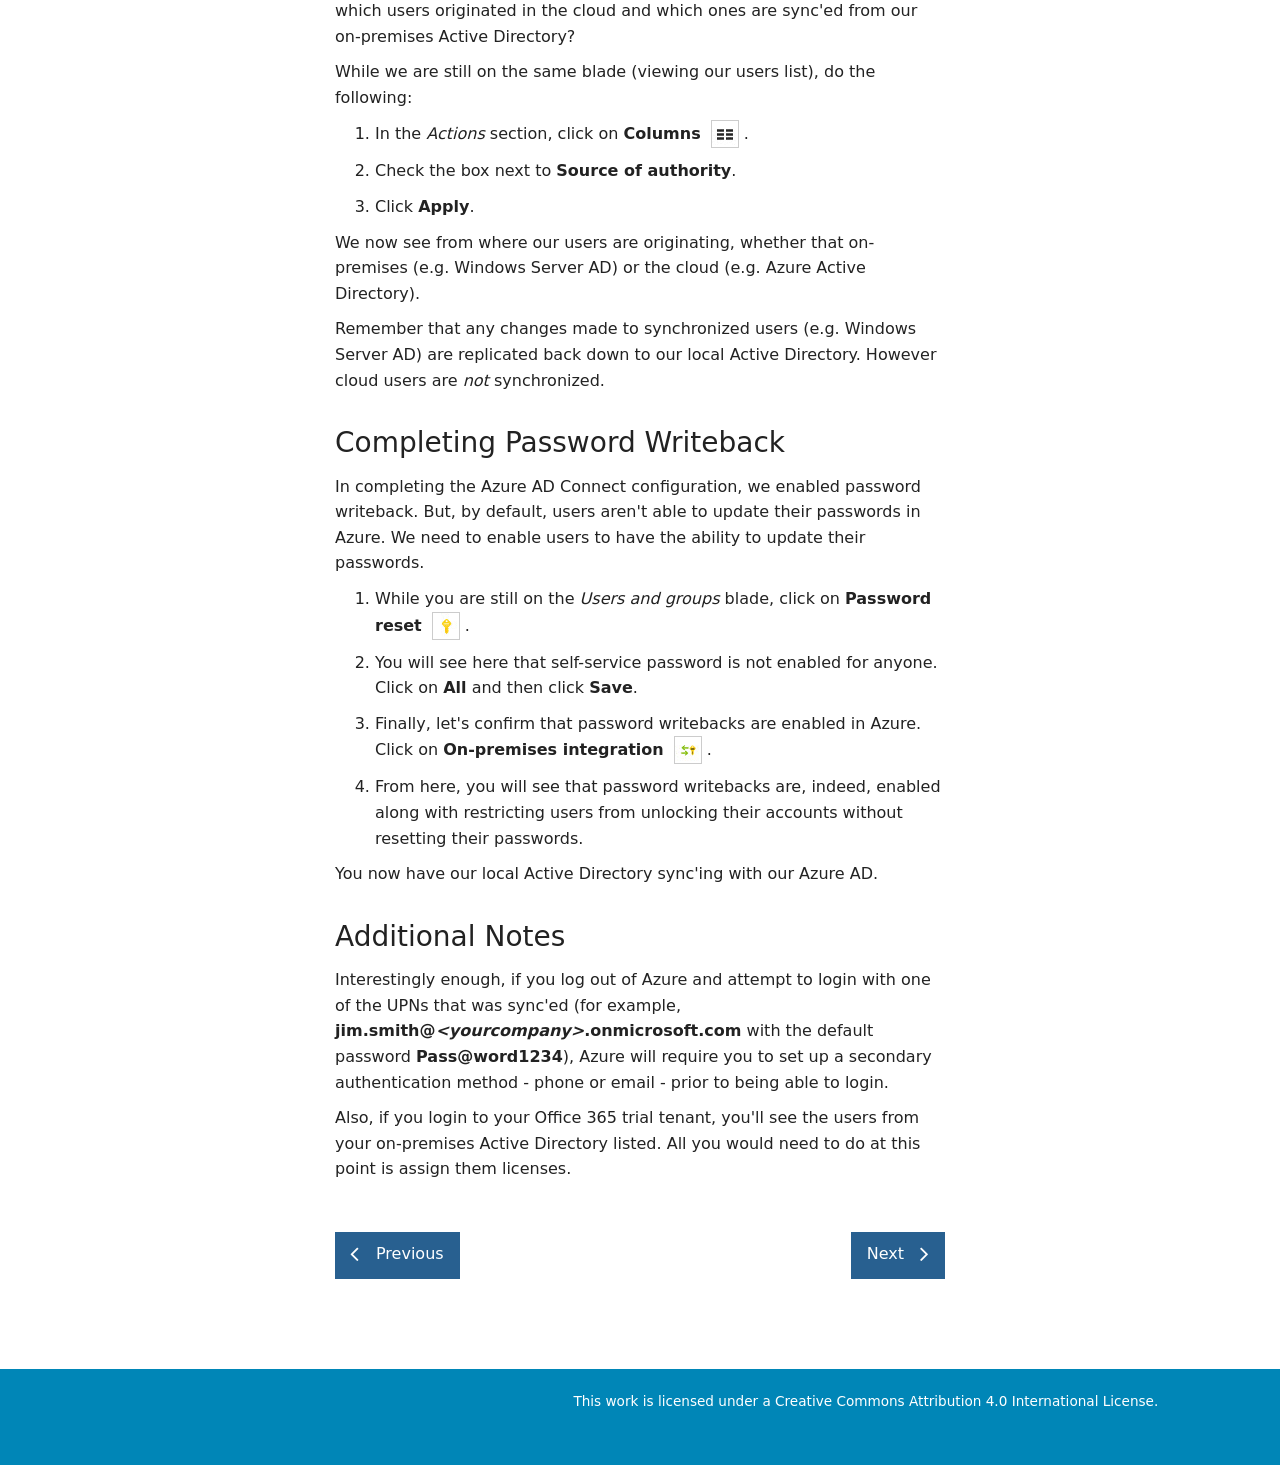
<file: Courseware/Installing_Azure_AD_Connect.html>
<!DOCTYPE html>
<html lang="en">
<head>
    <meta charset="UTF-8">
    <meta name="viewport" content="width=device-width, initial-scale=1, shrink-to-fit=no">

    <title>Installing Azure AD Connect - Azure AD Connect</title>

    <!-- Bootstrap CSS -->
    <link rel="stylesheet" href="//maxcdn.bootstrapcdn.com/bootstrap/3.3.7/css/bootstrap.min.css">
    <link rel="stylesheet" href="//maxcdn.bootstrapcdn.com/font-awesome/4.7.0/css/font-awesome.min.css">

    <meta name="description" content="Azure Workshops" />
    <meta name="author" content="Joshua Davis">
    <link rel="icon" href="" type="image/x-icon">
    
    <!-- Font -->
    
    <!-- CSS -->
    <link href='../themes/azure/css/vs.css' rel='stylesheet' type='text/css'><link href='../themes/azure/css/theme.css' rel='stylesheet' type='text/css'><link href='../themes/azure/css/theme-white.min.css' rel='stylesheet' type='text/css'>
</head>
<body class="">

        <nav class="navbar navbar-inverse">
        <div class="container-fluid">
            <div class="row">
                <div class="col-md-2 col-md-offset-1">
                    <div class="navbar-header">
                        <button type="button" class="navbar-toggle collapsed" data-toggle="collapse" data-target="#bs-example-navbar-collapse-1" aria-expanded="false">
                            <span class="sr-only">Toggle navigation</span>
                            <span class="icon-bar"></span>
                            <span class="icon-bar"></span>
                            <span class="icon-bar"></span>
                        </button>
                        <a class="navbar-brand" href="/">Azure Workshops</a>
                    </div>
                </div>

                <div class="col-md-8">
                    <div class="collapse navbar-collapse" id="bs-example-navbar-collapse-1">
                        <ul class="nav navbar-nav navbar-right">
                            <!--
                            <li><a href="about.html">About</a></li>
                            <li><a href="contact.html">Contact</a></li>
                            -->
                        </ul>
                    </div>
                </div>
            </div>
        </div>
    </nav>

<div id="content-wrapper" class="container-fluid">
    <div class="row hidden-print">
        <div class="col-md-10 col-md-offset-1 breadcrumbs">
            <a href="../index.html">Azure AD Connect</a> / <a href="../Courseware/Exploring_Azure.html">Courseware</a> / <a href="../Courseware/Installing_Azure_AD_Connect.html">Installing Azure AD Connect</a>        </div>
    </div>
    <div class="row">
        <div class="col-md-2 col-md-offset-1 hidden-print">
            <div data-spy="affix" data-offset-top="100">
                <!-- Navigation -->
                <ul class='Nav'><li class='Nav__item '><a href="../Overview.html">Overview</a></li><li class='Nav__item  has-children'><a href="#" class="aj-nav folder"><i class="Nav__arrow">&nbsp;</i>Getting Started</a><ul class='Nav'><li class='Nav__item '><a href="../Getting_Started/Requirements.html">Requirements</a></li><li class='Nav__item '><a href="../Getting_Started/Office_365_and_Azure_Registration.html">Office 365 and Azure Registration</a></li><li class='Nav__item '><a href="../Getting_Started/Setup.html">Setup</a></li></ul></li><li class='Nav__item Nav__item--open has-children'><a href="#" class="aj-nav folder"><i class="Nav__arrow">&nbsp;</i>Courseware</a><ul class='Nav'><li class='Nav__item '><a href="../Courseware/Exploring_Azure.html">Exploring Azure</a></li><li class='Nav__item '><a href="../Courseware/Create_Connect_Server.html">Create Connect Server</a></li><li class='Nav__item '><a href="../Courseware/View_Azure_Domain.html">View Azure Domain</a></li><li class='Nav__item '><a href="../Courseware/Prepare_Non-Routable_Domain.html">Prepare Non-Routable Domain</a></li><li class='Nav__item Nav__item--active'><a href="../Courseware/Installing_Azure_AD_Connect.html">Installing Azure AD Connect</a></li><li class='Nav__item '><a href="../Courseware/Monitoring_Health.html">Monitoring Health</a></li></ul></li></ul>
                <div class="Links">
                    
                    <div class="pdf-link">
                        <hr />
                        <a href="../pdf/Azure AD Connect.pdf"><i class="fa fa-file-pdf-o" aria-hidden="true"></i> <span>Download PDF</span></a>
                    </div>

                                            <hr/>
                        <div class="Twitter">
                                                            <iframe allowtransparency="true" frameborder="0" scrolling="no" style="width:162px; height:20px;" src="https://platform.twitter.com/widgets/follow_button.html?screen_name=azureworkshops&amp;show_count=false"></iframe>
                                <br />
                                <br />
                                                    </div>
                                    </div>
            </div>
        </div>
        <div class="col-md-6">
            <article class="Page">
    <div class="pageHeader">
        <h1>Installing Azure AD Connect</h1>
                    <div class="date"> Friday, August 4, 2017 7:45 AM</div>
            </div>
    <div class="copy">
        <h2 id="page_Objective">Objective</h2>
<p>We are now finally ready to begin the configuration of our synchronization process.  Upon completion of this step, your virtual datacenter will be sync'ing with Azure AD.</p>
<h2 id="page_Install-Azure-AD-Connect">Install Azure AD Connect</h2>
<p>To have our local domain synchronize with Azure AD we need Azure AD Connect.  We will install it on the <strong>ad-connect</strong> virtual machine.</p>
<ol>
<li>
<p>As you have previously connected to the <strong>ad-connect</strong> and <strong>utility</strong> VMs already, let's RDP to the <strong>ad-connect</strong> machine once more.</p>
</li>
<li>
<p>Once you've successfully connect to <strong>ad-connect</strong>, you will need to download and install the Azure AD Connect tool.  You can download it from <a href="https://www.microsoft.com/en-us/download/details.aspx?id=47594" class="external">https://www.microsoft.com/en-us/download/details.aspx?id=47594</a>.</p>
</li>
<li>
<p>Upon installing Azure AD Connect, it will automatically run.</p>
</li>
<li>
<p>Check the box agreeing to the license terms and click <strong>Continue</strong>.</p>
</li>
<li>
<p>For the moment, <strong>Express Settings</strong> are sufficient.  We'll customize it later.  So, go ahead and click <strong>Use express settings</strong>.</p>
</li>
<li>
<p>Once the basic initialization has completed, you will be asked for your Azure AD credentials.  Enter the credentials you use for authenticating against Azure for your trial subscription (e.g. <em>&lt;yourusername&gt;@&lt;yourcompany&gt;.onmicrosoft.com</em>). Click <strong>Next</strong>.</p>
</li>
<li>
<p>For connecting to AD DS, use the <em>cloudadmin</em> credentials provided to you by the CLI (you've also used these credentials for connecting remotely into the VMs).</p>
</li>
<li>
<p>The next screen confirms mapping between the local UPN and a <em>verified</em> domain in Azure AD.  Since we don't have a verified domain in Azure - we're just using the default *.onmicrosoft.com - all local accounts will be &quot;re-mapped&quot; to the onmicrosoft.com domain.  For our workshop, we can simply check the box next to <strong>Continue without any verified domains</strong> and click <strong>Next</strong>.</p>
</li>
<li>
<p><strong>BEFORE YOU CLICK Install</strong>, <em>uncheck</em> the box next to <strong>Start the synchronization process when configuration completes</strong>.  Otherwise, <em>all</em> accounts (including system accounts) will be synchronized creating a lot of bloat in our Azure AD.  We're going to create some filters before we conduct our first sync.</p>
</li>
<li>
<p>Now, you're ready to complete the install for Azure AD Connect. Click <strong>Install</strong>.</p>
</li>
</ol>
<p>After a few minutes, you should receive confirmation that the configuration has completed.  It may also give you a couple of house-keeping recommendations.  Go ahead and click <strong>Exit</strong> to exit the installer.</p>
<h2 id="page_Configure-Synchronization-Filters">Configure Synchronization Filters</h2>
<p>We need to create some filters to <em>only</em> synchronize our users who's UPNs have been updated to the &quot;new&quot; domain.</p>
<p>In order to do this, we need to create what's called a &quot;Positive Filter.&quot; Basically, we're instructing AD Connect to &quot;only sync these.&quot;  Keep in mind that, by default AD Connect will sync <em>all</em> users in our domain (or OU, depending how we have configured the sync scope). So, in order to create a positive filter, we need to create two rules - one that specifies which users to sync; and, another that instructs AD Connect to <em>not</em> sync all of the remaining users.</p>
<p>Both of our rules are considered <em>Incoming Sync Rules (ISR)</em> because they are determining what data we are allowing <em>into</em> the metaverse from our local Active Directory.</p>
<p>First, let's begin by opening up the synchronization rules. In the <strong>Start Menu</strong> of the <strong>ad-connect</strong> VM, click on <strong>Sychronization Rules Editor</strong>. You'll see approximately 15-20 default rules.  We're going to add our two rules to the top in order for our rules to take precedence.</p>
<h3 id="page_Users-Match-Filter">Users Match Filter</h3>
<p>This filter will instruct which users we <em>do</em> want to sync with Azure AD.</p>
<ol>
<li>
<p>In the <em>Synchronization Rules Editor</em> click on <strong>Add new rule</strong>.</p>
</li>
<li>
<p><strong>Description</strong>:</p>
<ol>
<li>Name: <strong>UPN Demo - Users Match Filter</strong>
</li>
<li>Description: <strong>Only sync users who match our onmicrosoft.com UPN</strong>
</li>
<li>Connected System: <strong>choose your <em>.local</em> domain</strong>
</li>
<li>CS Object Type: <strong>user</strong>
</li>
<li>Metaverse Object Type: <strong>person</strong>
</li>
<li>Link Type: <strong>Join</strong>
</li>
<li>Precedence: <strong>50</strong>
</li>
<li>Enable Password Sync: <strong>check</strong>
</li>
</ol>
</li>
<li>
<p><strong>Scoping filter</strong>:</p>
<ol>
<li>Click <strong>Add group</strong>
</li>
<li>Click <strong>Add clause</strong>
</li>
<li>In the clause, enter the following values for each column, respectively:
<ul>
<li>Attribute: <strong>userPrincipalName</strong>
</li>
<li>Operator: <strong>ENDSWITH</strong>
</li>
<li>Value: <strong><em>&lt;yourcompany&gt;</em>.onmicrosoft.com</strong>
</li>
</ul>
</li>
</ol>
</li>
<li>
<p><strong>Join rules</strong>: leave blank</p>
</li>
<li>
<p><strong>Transformations</strong>:</p>
<ol>
<li>Click <strong>Add transformation</strong>
</li>
<li>In the transformation, enter the following values for each column, respectively:
<ul>
<li>FlowType: <strong>Constant</strong>
</li>
<li>Target Attribute: <strong>cloudFiltered</strong>
</li>
<li>Source: <strong>False</strong>
</li>
</ul>
</li>
</ol>
</li>
<li>
<p>Click <strong>Save</strong>.</p>
</li>
</ol>
<h3 id="page_Users-Catch-All-Filter">Users Catch-All Filter</h3>
<p>This filter will instruct which users we <em>do not</em> want to sync with Azure AD.</p>
<ol>
<li>
<p>In the <em>Synchronization Rules Editor</em> click on <strong>Add new rule</strong>.</p>
</li>
<li>
<p><strong>Description</strong>:</p>
<ol>
<li>Name: <strong>UPN Demo - Users Catch-All Filter</strong>
</li>
<li>Description: <strong>Catch and filter out all other users who do not have the onmicrosoft.com domain.</strong>
</li>
<li>Connected System: <strong>choose your <em>.local</em> domain</strong>
</li>
<li>CS Object Type: <strong>user</strong>
</li>
<li>Metaverse Object Type: <strong>person</strong>
</li>
<li>Link Type: <strong>Join</strong>
</li>
<li>Precedence: <strong>99</strong>
</li>
</ol>
</li>
<li>
<p><strong>Scoping filter</strong>: leave blank</p>
</li>
<li>
<p><strong>Join rules</strong>: leave blank</p>
</li>
<li>
<p><strong>Transformations</strong>:</p>
<ol>
<li>Click <strong>Add transformation</strong>
</li>
<li>In the transformation, enter the following values for each column, respectively:
<ul>
<li>FlowType: <strong>Constant</strong>
</li>
<li>Target Attribute: <strong>cloudFiltered</strong>
</li>
<li>Source: <strong>True</strong>
</li>
</ul>
</li>
</ol>
</li>
<li>
<p>Click <strong>Save</strong>.</p>
</li>
</ol>
<p>Before you close the <em>Syncrhonization Rules Editor</em>, notice that at the bottom of the window, you are able export rules to a PowerShell script. For any custom rules, this should be part of your disaster recovery plan in case the AD Connect synchronization server fails.  You may now close the editor.</p>
<h2 id="page_Enable-Password-Writeback">Enable Password Writeback</h2>
<p>One last thing we want to do is configure the Azure AD Connect tool to writeback password changes to our local Active Directory.  Additionally, remember that, during installation, we elected to not start the synchronization service.  So, we going to do that, as well.</p>
<ol>
<li>
<p>On the desktop of your <strong>ad-connect</strong> VM, you should see a new icon for <strong>Azure AD Connect</strong>. Go ahead and open the tool.</p>
</li>
<li>
<p>Immediately, you'll notice that while the connect tool is open, the service is suspended.</p>
</li>
<li>
<p>Click <strong>Configure</strong>.</p>
</li>
<li>
<p>Select <strong>Customize synchronization options</strong> and click <strong>Next</strong>.</p>
</li>
<li>
<p>Type in your credentials for Azure and click <strong>Next</strong>.</p>
</li>
<li>
<p>Type in your credentials for the local Active Directory and click <strong>Next</strong>.</p>
</li>
<li>
<p>In the <strong>Domain and OU Filtering</strong>, we only want to sync our <strong>Users</strong> group. This will keep Azure AD nice and tidy. So:</p>
<ol>
<li>Select <strong>Sync selected domains and OUs</strong>.</li>
<li>Expand the local domain and uncheck all OUs <em>except</em> <strong>Users</strong>.</li>
<li>Click <strong>Next</strong>.</li>
</ol>
</li>
<li>
<p>Check <em>both</em> <strong>Password synchronization</strong> and <strong>Password writeback</strong>. Click <strong>Next</strong>.</p>
</li>
<li>
<p><strong>BEFORE YOU CLICK Configure</strong>, <em>check</em> the box next to <strong>Start the synchronization process when configuration completes</strong>.  This time, we want the synchronization service to begin sync'ing our users.</p>
</li>
<li>
<p>Click <strong>Configure</strong>.</p>
</li>
<li>
<p>Once the configuration has completed, you should receive a confirmation. Click <strong>Exit</strong>.</p>
</li>
</ol>
<h2 id="page_Confirming-a-Successful-Synchronization">Confirming a Successful Synchronization</h2>
<p>Give the synchronization service a minute to &quot;spin up&quot; and conduct its first sync. Then, let's head over to our Azure portal to confirm that the synchronization was successful.  Once you've reached your Azure portal, perform the following steps.</p>
<ol>
<li>
<p>On the left menu, click on <strong>Azure Active Directory</strong> <img src="../images/azure_ad_icon.jpg" class="inline"/>.</p>
</li>
<li>
<p>In the <em>Azure Active Directory</em> blade, click on <strong>Users and groups</strong> <img src="../images/users_and_groups_icon.jpg" class="inline"/>.</p>
</li>
<li>
<p>In the <em>Users and groups</em> blade, click on <strong>All users</strong> <img src="../images/all_users_icon.jpg" class="inline"/>.</p>
</li>
</ol>
<p>We should now see all 3 users from our local Active Directory listed here. Question... If our Azure AD grows to a huge list of users, how will we know which users originated in the cloud and which ones are sync'ed from our on-premises Active Directory?</p>
<p>While we are still on the same blade (viewing our users list), do the following:</p>
<ol>
<li>
<p>In the <em>Actions</em> section, click on <strong>Columns</strong> <img src="../images/columns_icon.jpg" class="inline"/>.</p>
</li>
<li>
<p>Check the box next to <strong>Source of authority</strong>.</p>
</li>
<li>
<p>Click <strong>Apply</strong>.</p>
</li>
</ol>
<p>We now see from where our users are originating, whether that on-premises (e.g. Windows Server AD) or the cloud (e.g. Azure Active Directory).</p>
<p>Remember that any changes made to synchronized users (e.g. Windows Server AD) are replicated back down to our local Active Directory.  However cloud users are <em>not</em> synchronized.</p>
<h2 id="page_Completing-Password-Writeback">Completing Password Writeback</h2>
<p>In completing the Azure AD Connect configuration, we enabled password writeback. But, by default, users aren't able to update their passwords in Azure.  We need to enable users to have the ability to update their passwords.</p>
<ol>
<li>
<p>While you are still on the <em>Users and groups</em> blade, click on <strong>Password reset</strong> <img src="../images/password_reset_icon.jpg" class="inline"/>.</p>
</li>
<li>
<p>You will see here that self-service password is not enabled for anyone.  Click on <strong>All</strong> and then click <strong>Save</strong>.</p>
</li>
<li>
<p>Finally, let's confirm that password writebacks are enabled in Azure. Click on <strong>On-premises integration</strong> <img src="../images/on-premises_integration_icon.jpg" class="inline"/>.</p>
</li>
<li>
<p>From here, you will see that password writebacks are, indeed, enabled along with restricting users from unlocking their accounts without resetting their passwords.</p>
</li>
</ol>
<p>You now have our local Active Directory sync'ing with our Azure AD.</p>
<h2 id="page_Additional-Notes">Additional Notes</h2>
<p>Interestingly enough, if you log out of Azure and attempt to login with one of the UPNs that was sync'ed (for example, <strong>jim.smith@<em>&lt;yourcompany&gt;</em>.onmicrosoft.com</strong> with the default password <strong>Pass@word1234</strong>), Azure will require you to set up a secondary authentication method - phone or email - prior to being able to login.</p>
<p>Also, if you login to your Office 365 trial tenant, you'll see the users from your on-premises Active Directory listed.  All you would need to do at this point is assign them licenses.</p>
    </div>

            <nav class="hidden-print">
            <ul class="pager">
                                    <li class=pager-prev><a href="../Courseware/Prepare_Non-Routable_Domain.html">Previous</a></li>
                                                    <li class=pager-next><a href="../Courseware/Monitoring_Health.html">Next</a></li>            </ul>
        </nav>
    </article>
        </div>
        <div class="col-md-2 hidden-print">
            <div class="article-links" data-spy="affix" data-offset-top="100">
                <strong>In this article</strong><ol><li><a href="#page_Objective">Objective</a></li><li><a href="#page_Install-Azure-AD-Connect">Install Azure AD Connect</a></li><li><a href="#page_Configure-Synchronization-Filters">Configure Synchronization Filters</a></li><li><a href="#page_Enable-Password-Writeback">Enable Password Writeback</a></li><li><a href="#page_Confirming-a-Successful-Synchronization">Confirming a Successful Synchronization</a></li><li><a href="#page_Completing-Password-Writeback">Completing Password Writeback</a></li><li><a href="#page_Additional-Notes">Additional Notes</a></li></ol>
            </div>
        </div>
    </div>
</div>

    <div id="footer" class="container-fluid hidden-print">
        <div class="row">
            <div class="col-md-2 col-md-offset-1">
            
            </div>
            <div class="col-md-8" style="text-align:right;">
            This work is licensed under a Creative Commons Attribution 4.0 International License.
            </div>
        </div>
    </div>
    
    <script src="//ajax.googleapis.com/ajax/libs/jquery/3.2.1/jquery.min.js"></script>
    <script src="//maxcdn.bootstrapcdn.com/bootstrap/3.3.7/js/bootstrap.min.js"></script>

    <!-- JS -->
    
    <script src="../themes/azure/js/highlight.pack.js"></script>
    <script>hljs.initHighlightingOnLoad();</script>

    <script src="../themes/azure/js/theme.js"></script>

</body>
</html>
</file>
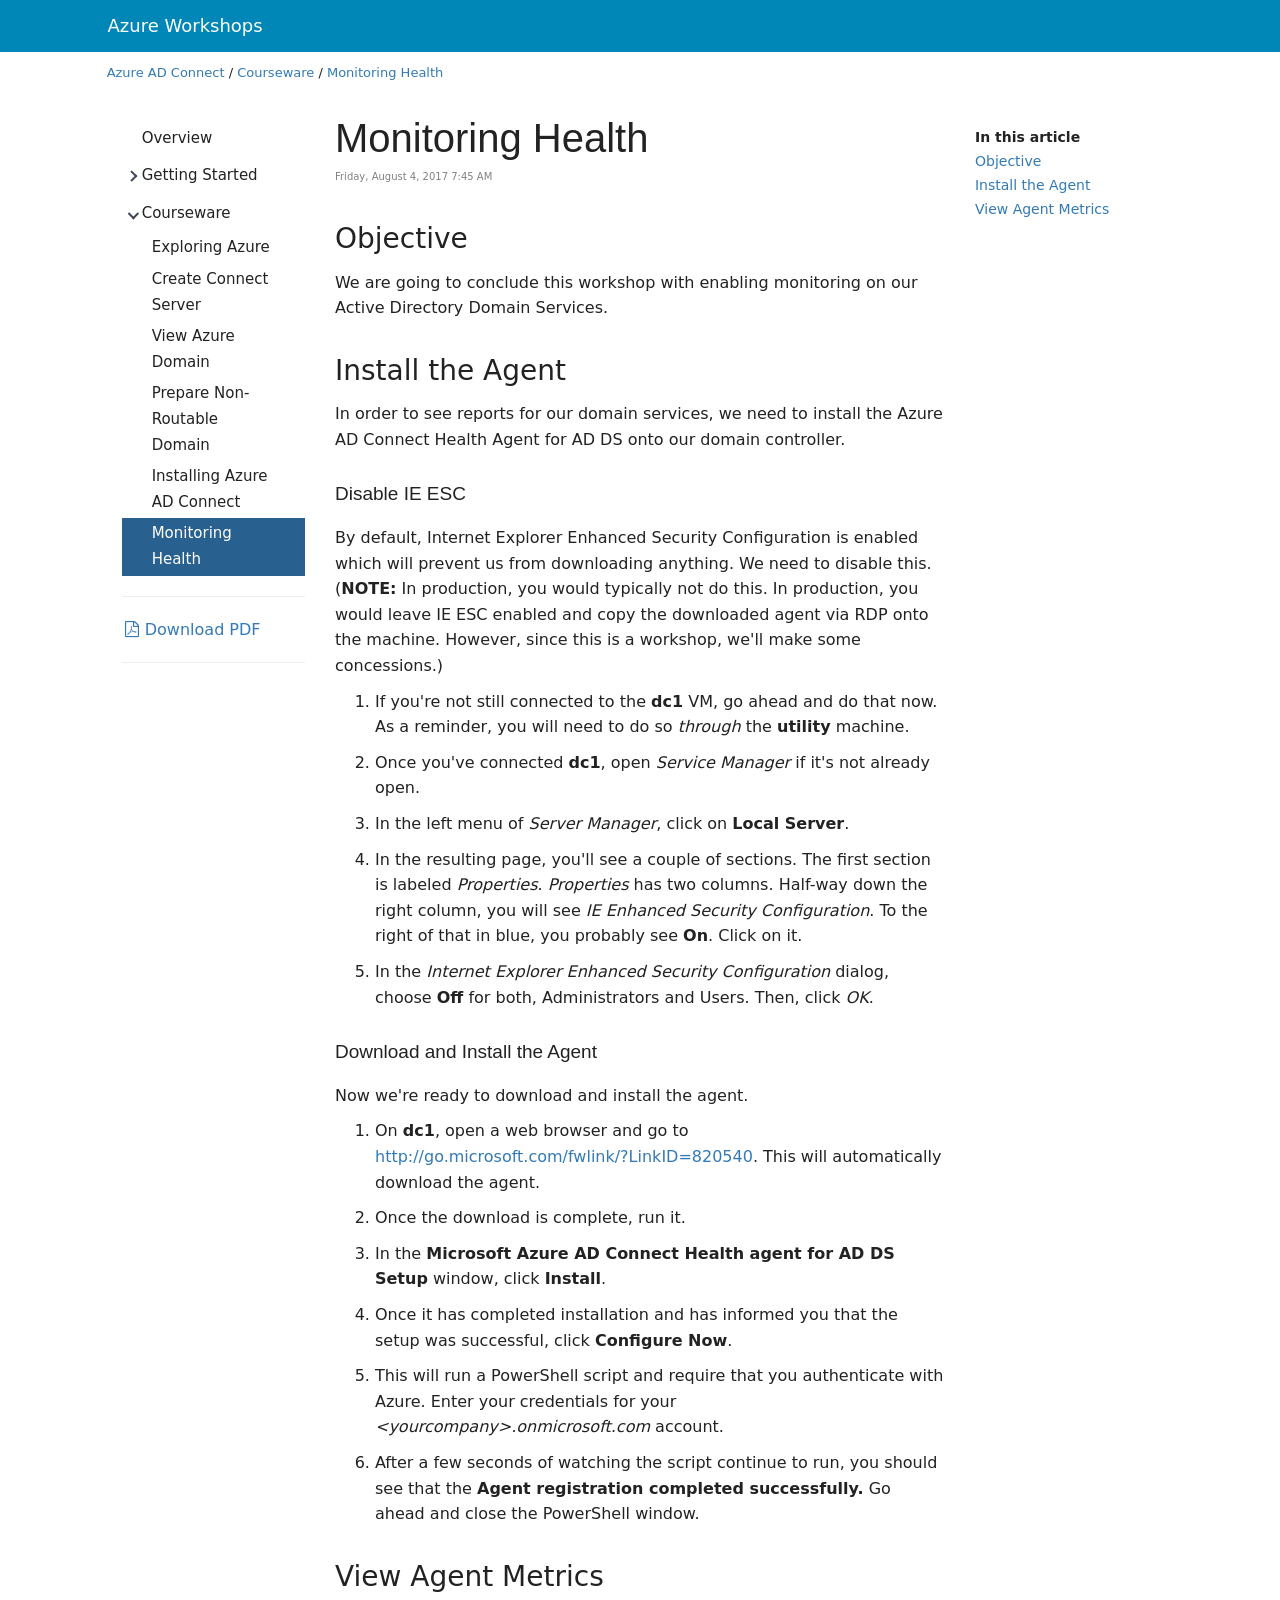
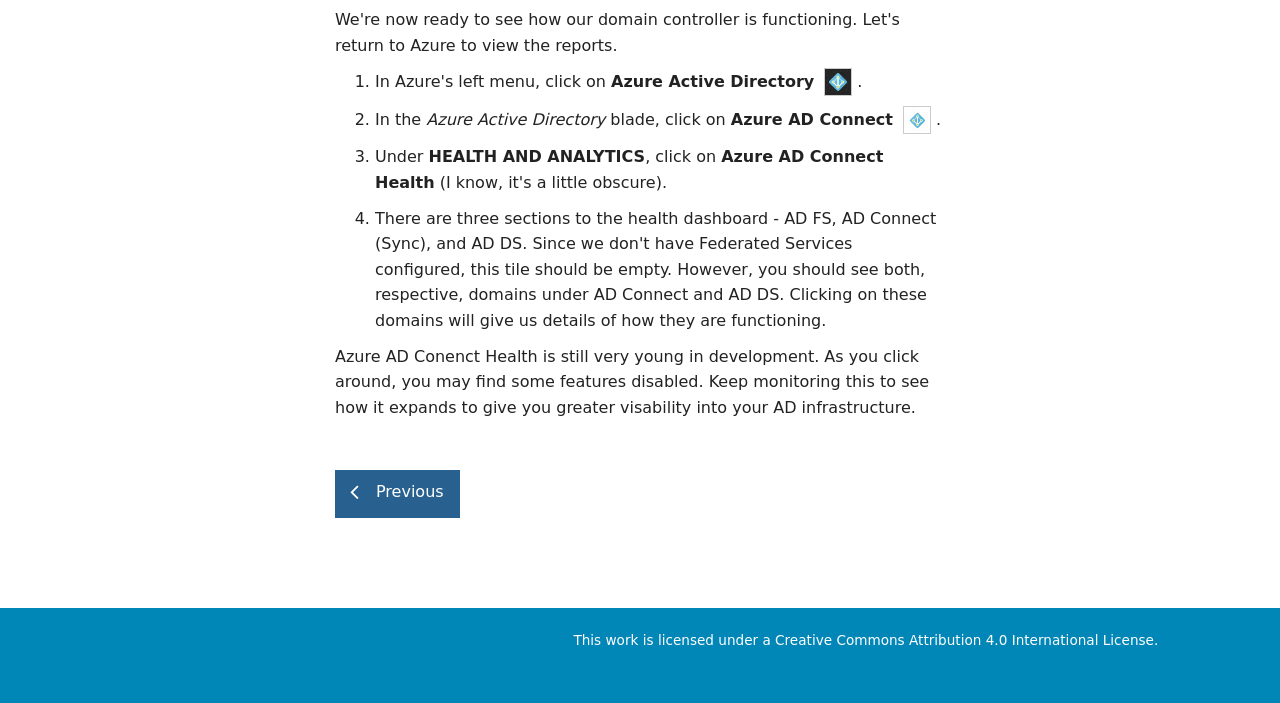
<file: Courseware/Monitoring_Health.html>
<!DOCTYPE html>
<html lang="en">
<head>
    <meta charset="UTF-8">
    <meta name="viewport" content="width=device-width, initial-scale=1, shrink-to-fit=no">

    <title>Monitoring Health - Azure AD Connect</title>

    <!-- Bootstrap CSS -->
    <link rel="stylesheet" href="//maxcdn.bootstrapcdn.com/bootstrap/3.3.7/css/bootstrap.min.css">
    <link rel="stylesheet" href="//maxcdn.bootstrapcdn.com/font-awesome/4.7.0/css/font-awesome.min.css">

    <meta name="description" content="Azure Workshops" />
    <meta name="author" content="Joshua Davis">
    <link rel="icon" href="" type="image/x-icon">
    
    <!-- Font -->
    
    <!-- CSS -->
    <link href='../themes/azure/css/vs.css' rel='stylesheet' type='text/css'><link href='../themes/azure/css/theme.css' rel='stylesheet' type='text/css'><link href='../themes/azure/css/theme-white.min.css' rel='stylesheet' type='text/css'>
</head>
<body class="">

        <nav class="navbar navbar-inverse">
        <div class="container-fluid">
            <div class="row">
                <div class="col-md-2 col-md-offset-1">
                    <div class="navbar-header">
                        <button type="button" class="navbar-toggle collapsed" data-toggle="collapse" data-target="#bs-example-navbar-collapse-1" aria-expanded="false">
                            <span class="sr-only">Toggle navigation</span>
                            <span class="icon-bar"></span>
                            <span class="icon-bar"></span>
                            <span class="icon-bar"></span>
                        </button>
                        <a class="navbar-brand" href="/">Azure Workshops</a>
                    </div>
                </div>

                <div class="col-md-8">
                    <div class="collapse navbar-collapse" id="bs-example-navbar-collapse-1">
                        <ul class="nav navbar-nav navbar-right">
                            <!--
                            <li><a href="about.html">About</a></li>
                            <li><a href="contact.html">Contact</a></li>
                            -->
                        </ul>
                    </div>
                </div>
            </div>
        </div>
    </nav>

<div id="content-wrapper" class="container-fluid">
    <div class="row hidden-print">
        <div class="col-md-10 col-md-offset-1 breadcrumbs">
            <a href="../index.html">Azure AD Connect</a> / <a href="../Courseware/Exploring_Azure.html">Courseware</a> / <a href="../Courseware/Monitoring_Health.html">Monitoring Health</a>        </div>
    </div>
    <div class="row">
        <div class="col-md-2 col-md-offset-1 hidden-print">
            <div data-spy="affix" data-offset-top="100">
                <!-- Navigation -->
                <ul class='Nav'><li class='Nav__item '><a href="../Overview.html">Overview</a></li><li class='Nav__item  has-children'><a href="#" class="aj-nav folder"><i class="Nav__arrow">&nbsp;</i>Getting Started</a><ul class='Nav'><li class='Nav__item '><a href="../Getting_Started/Requirements.html">Requirements</a></li><li class='Nav__item '><a href="../Getting_Started/Office_365_and_Azure_Registration.html">Office 365 and Azure Registration</a></li><li class='Nav__item '><a href="../Getting_Started/Setup.html">Setup</a></li></ul></li><li class='Nav__item Nav__item--open has-children'><a href="#" class="aj-nav folder"><i class="Nav__arrow">&nbsp;</i>Courseware</a><ul class='Nav'><li class='Nav__item '><a href="../Courseware/Exploring_Azure.html">Exploring Azure</a></li><li class='Nav__item '><a href="../Courseware/Create_Connect_Server.html">Create Connect Server</a></li><li class='Nav__item '><a href="../Courseware/View_Azure_Domain.html">View Azure Domain</a></li><li class='Nav__item '><a href="../Courseware/Prepare_Non-Routable_Domain.html">Prepare Non-Routable Domain</a></li><li class='Nav__item '><a href="../Courseware/Installing_Azure_AD_Connect.html">Installing Azure AD Connect</a></li><li class='Nav__item Nav__item--active'><a href="../Courseware/Monitoring_Health.html">Monitoring Health</a></li></ul></li></ul>
                <div class="Links">
                    
                    <div class="pdf-link">
                        <hr />
                        <a href="../pdf/Azure AD Connect.pdf"><i class="fa fa-file-pdf-o" aria-hidden="true"></i> <span>Download PDF</span></a>
                    </div>

                                            <hr/>
                        <div class="Twitter">
                                                            <iframe allowtransparency="true" frameborder="0" scrolling="no" style="width:162px; height:20px;" src="https://platform.twitter.com/widgets/follow_button.html?screen_name=azureworkshops&amp;show_count=false"></iframe>
                                <br />
                                <br />
                                                    </div>
                                    </div>
            </div>
        </div>
        <div class="col-md-6">
            <article class="Page">
    <div class="pageHeader">
        <h1>Monitoring Health</h1>
                    <div class="date"> Friday, August 4, 2017 7:45 AM</div>
            </div>
    <div class="copy">
        <h2 id="page_Objective">Objective</h2>
<p>We are going to conclude this workshop with enabling monitoring on our Active Directory Domain Services.</p>
<h2 id="page_Install-the-Agent">Install the Agent</h2>
<p>In order to see reports for our domain services, we need to install the Azure AD Connect Health Agent for AD DS onto our domain controller.</p>
<h3 id="page_Disable-IE-ESC">Disable IE ESC</h3>
<p>By default, Internet Explorer Enhanced Security Configuration is enabled which will prevent us from downloading anything.  We need to disable this. (<strong>NOTE:</strong> In production, you would typically not do this.  In production, you would leave IE ESC enabled and copy the downloaded agent via RDP onto the machine.  However, since this is a workshop, we'll make some concessions.)</p>
<ol>
<li>
<p>If you're not still connected to the <strong>dc1</strong> VM, go ahead and do that now. As a reminder, you will need to do so <em>through</em> the <strong>utility</strong> machine.</p>
</li>
<li>
<p>Once you've connected <strong>dc1</strong>, open <em>Service Manager</em> if it's not already open.</p>
</li>
<li>
<p>In the left menu of <em>Server Manager</em>, click on <strong>Local Server</strong>.</p>
</li>
<li>
<p>In the resulting page, you'll see a couple of sections. The first section is labeled <em>Properties</em>.  <em>Properties</em> has two columns.  Half-way down the right column, you will see <em>IE Enhanced Security Configuration</em>. To the right of that in blue, you probably see <strong>On</strong>. Click on it.</p>
</li>
<li>
<p>In the <em>Internet Explorer Enhanced Security Configuration</em> dialog, choose <strong>Off</strong> for both, Administrators and Users. Then, click <em>OK</em>.</p>
</li>
</ol>
<h3 id="page_Download-and-Install-the-Agent">Download and Install the Agent</h3>
<p>Now we're ready to download and install the agent.</p>
<ol>
<li>
<p>On <strong>dc1</strong>, open a web browser and go to <a href="http://go.microsoft.com/fwlink/?LinkID=820540" class="external">http://go.microsoft.com/fwlink/?LinkID=820540</a>. This will automatically download the agent.</p>
</li>
<li>
<p>Once the download is complete, run it.</p>
</li>
<li>
<p>In the <strong>Microsoft Azure AD Connect Health agent for AD DS Setup</strong> window, click <strong>Install</strong>.</p>
</li>
<li>
<p>Once it has completed installation and has informed you that the setup was successful, click <strong>Configure Now</strong>.</p>
</li>
<li>
<p>This will run a PowerShell script and require that you authenticate with Azure. Enter your credentials for your <em>&lt;yourcompany&gt;.onmicrosoft.com</em> account.</p>
</li>
<li>
<p>After a few seconds of watching the script continue to run, you should see that the <strong>Agent registration completed successfully.</strong>  Go ahead and close the PowerShell window.</p>
</li>
</ol>
<h2 id="page_View-Agent-Metrics">View Agent Metrics</h2>
<p>We're now ready to see how our domain controller is functioning. Let's return to Azure to view the reports.</p>
<ol>
<li>
<p>In Azure's left menu, click on <strong>Azure Active Directory</strong> <img src="../images/azure_ad_icon.jpg" class="inline"/>.</p>
</li>
<li>
<p>In the <em>Azure Active Directory</em> blade, click on <strong>Azure AD Connect</strong> <img src="../images/azure_ad_connect_icon.jpg" class="inline"/>.</p>
</li>
<li>
<p>Under <strong>HEALTH AND ANALYTICS</strong>, click on <strong>Azure AD Connect Health</strong> (I know, it's a little obscure).</p>
</li>
<li>
<p>There are three sections to the health dashboard - AD FS, AD Connect (Sync), and AD DS. Since we don't have Federated Services configured, this tile should be empty.  However, you should see both, respective, domains under AD Connect and AD DS.  Clicking on these domains will give us details of how they are functioning.</p>
</li>
</ol>
<p>Azure AD Conenct Health is still very young in development.  As you click around, you may find some features disabled.  Keep monitoring this to see how it expands to give you greater visability into your AD infrastructure.</p>
    </div>

            <nav class="hidden-print">
            <ul class="pager">
                                    <li class=pager-prev><a href="../Courseware/Installing_Azure_AD_Connect.html">Previous</a></li>
                                            </ul>
        </nav>
    </article>
        </div>
        <div class="col-md-2 hidden-print">
            <div class="article-links" data-spy="affix" data-offset-top="100">
                <strong>In this article</strong><ol><li><a href="#page_Objective">Objective</a></li><li><a href="#page_Install-the-Agent">Install the Agent</a></li><li><a href="#page_View-Agent-Metrics">View Agent Metrics</a></li></ol>
            </div>
        </div>
    </div>
</div>

    <div id="footer" class="container-fluid hidden-print">
        <div class="row">
            <div class="col-md-2 col-md-offset-1">
            
            </div>
            <div class="col-md-8" style="text-align:right;">
            This work is licensed under a Creative Commons Attribution 4.0 International License.
            </div>
        </div>
    </div>
    
    <script src="//ajax.googleapis.com/ajax/libs/jquery/3.2.1/jquery.min.js"></script>
    <script src="//maxcdn.bootstrapcdn.com/bootstrap/3.3.7/js/bootstrap.min.js"></script>

    <!-- JS -->
    
    <script src="../themes/azure/js/highlight.pack.js"></script>
    <script>hljs.initHighlightingOnLoad();</script>

    <script src="../themes/azure/js/theme.js"></script>

</body>
</html>
</file>
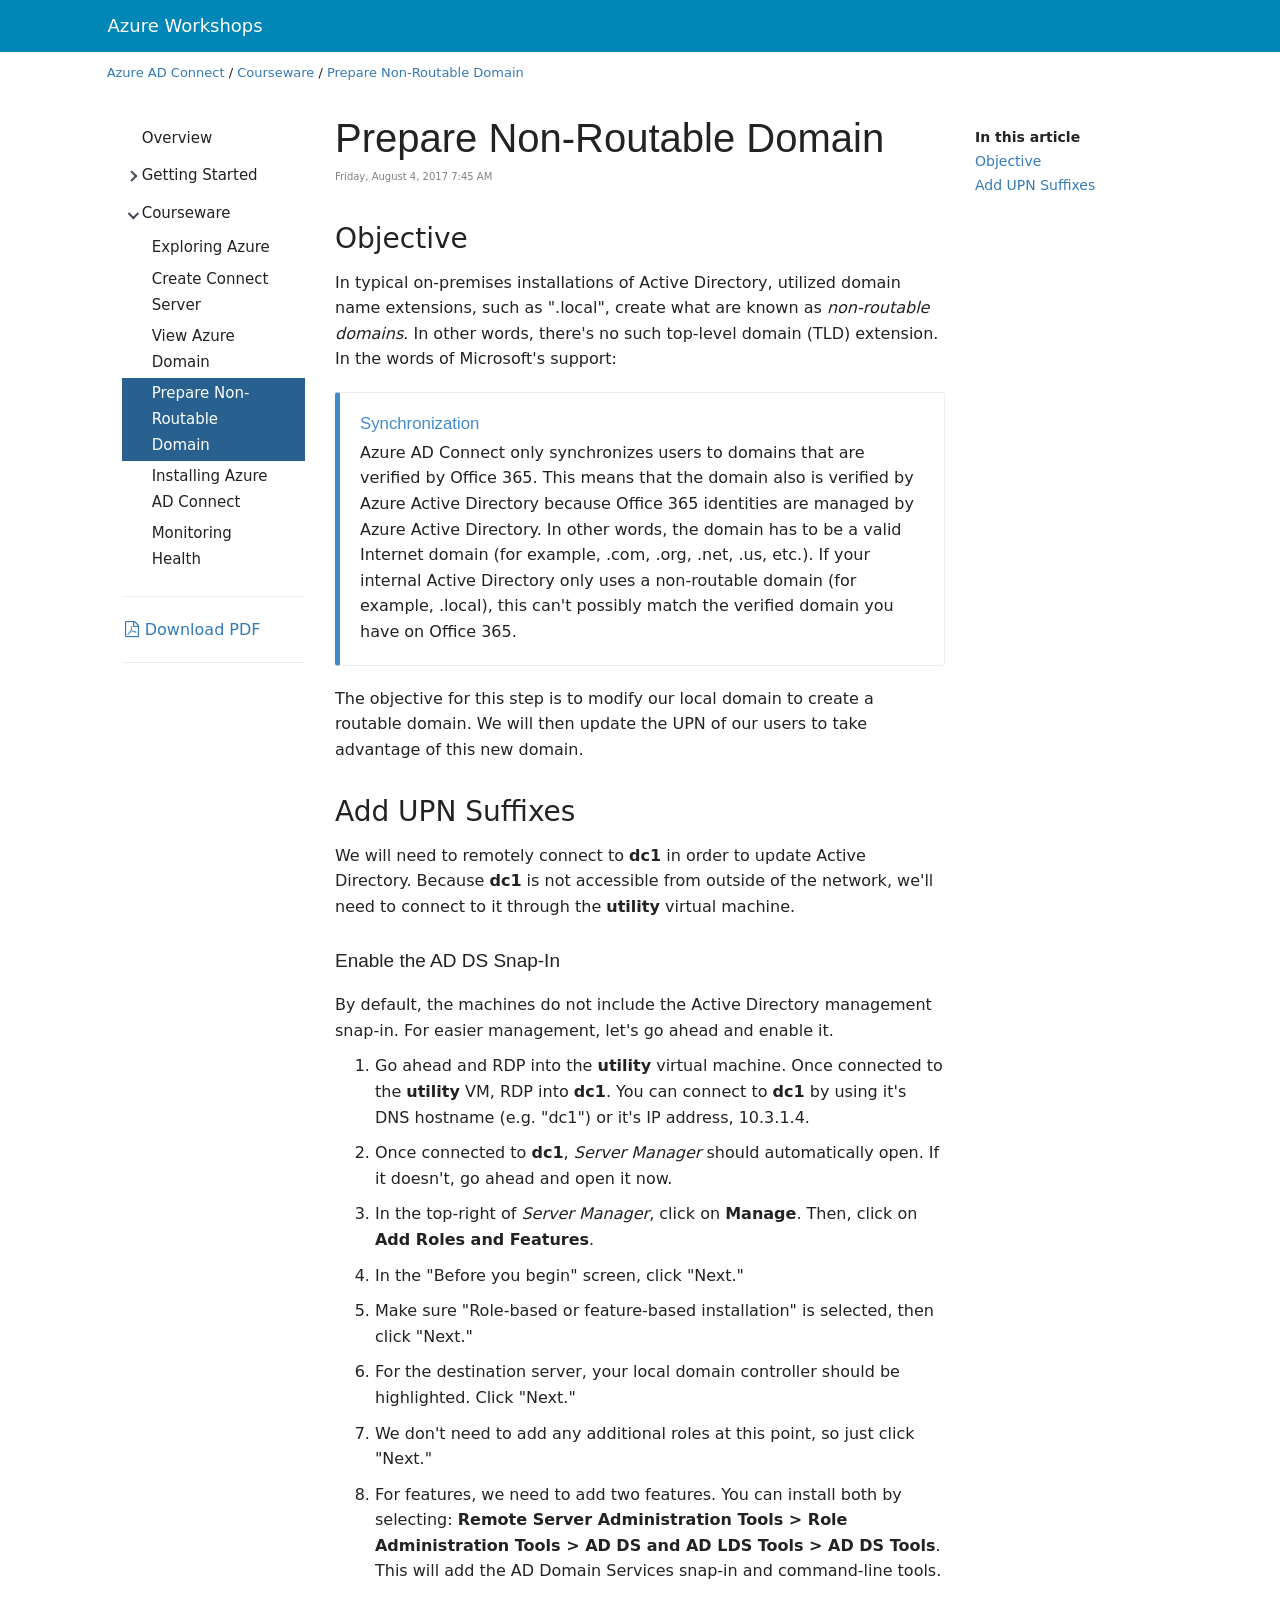
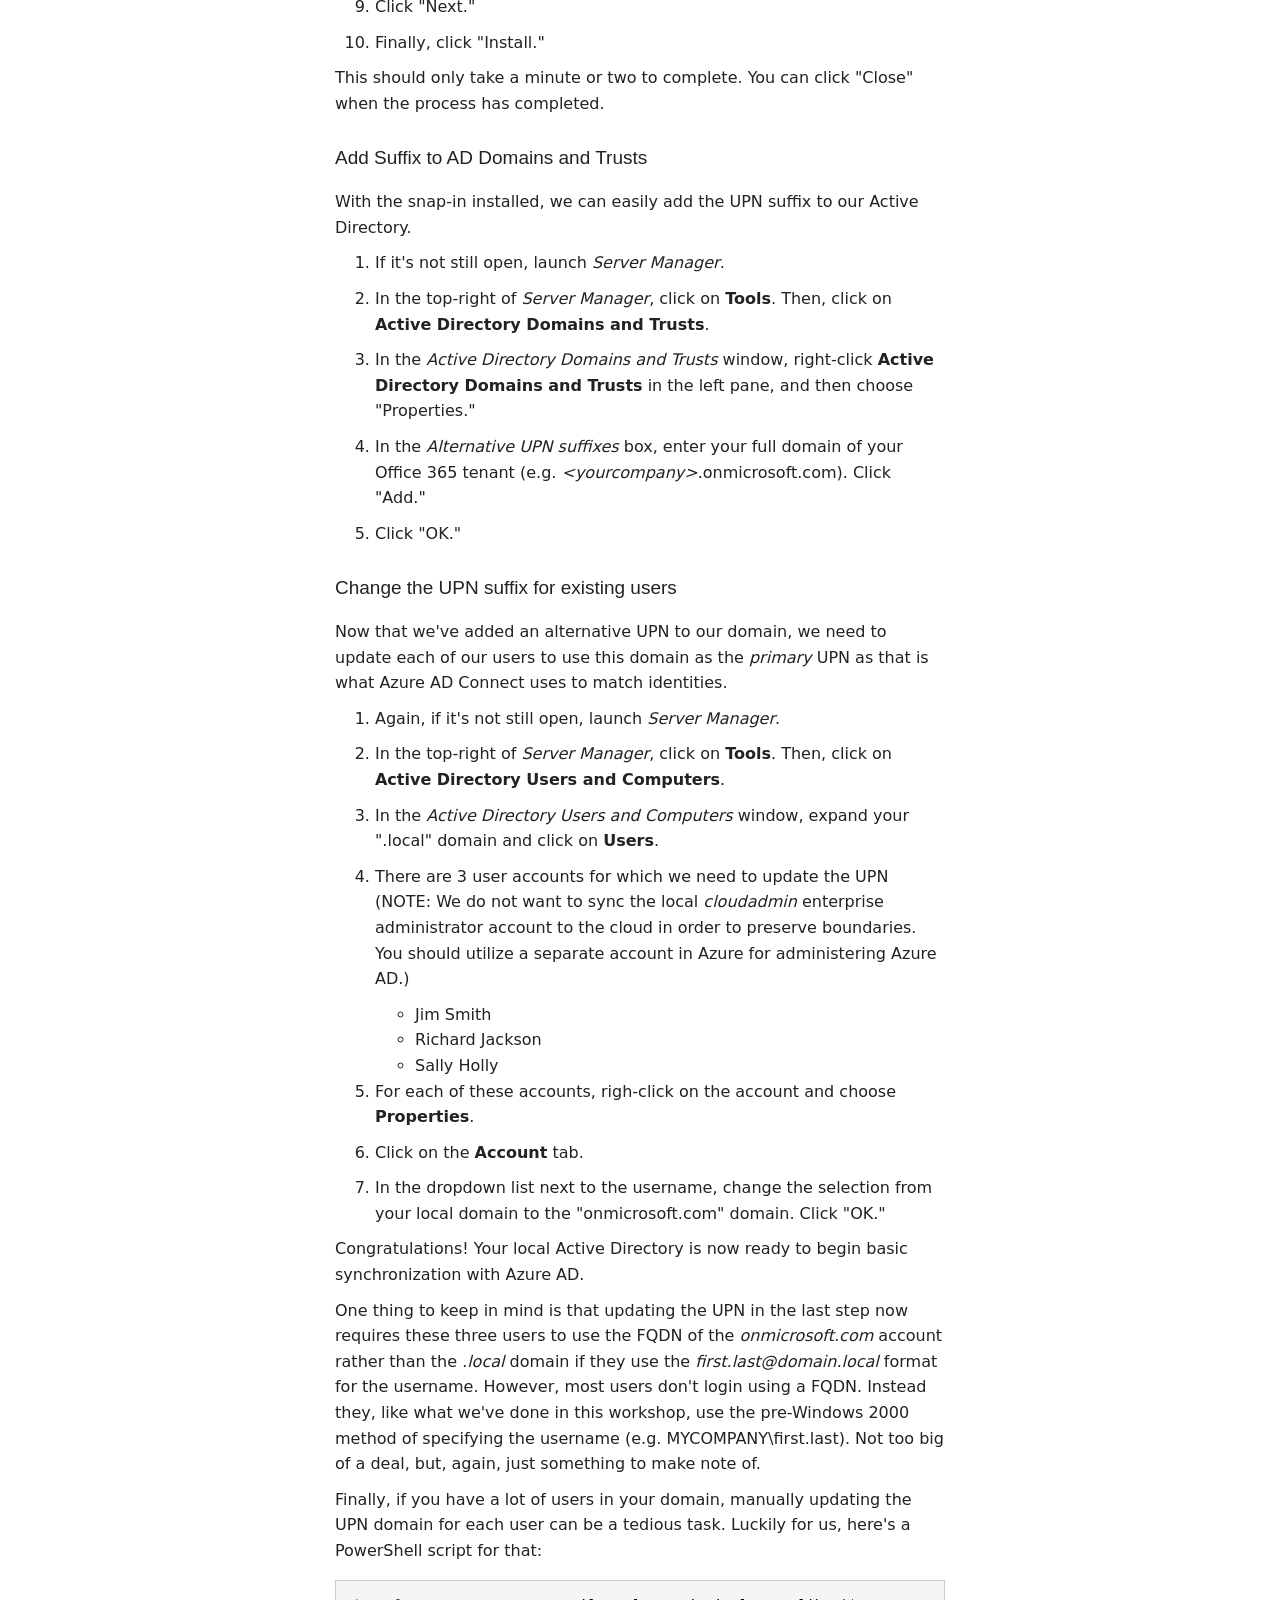
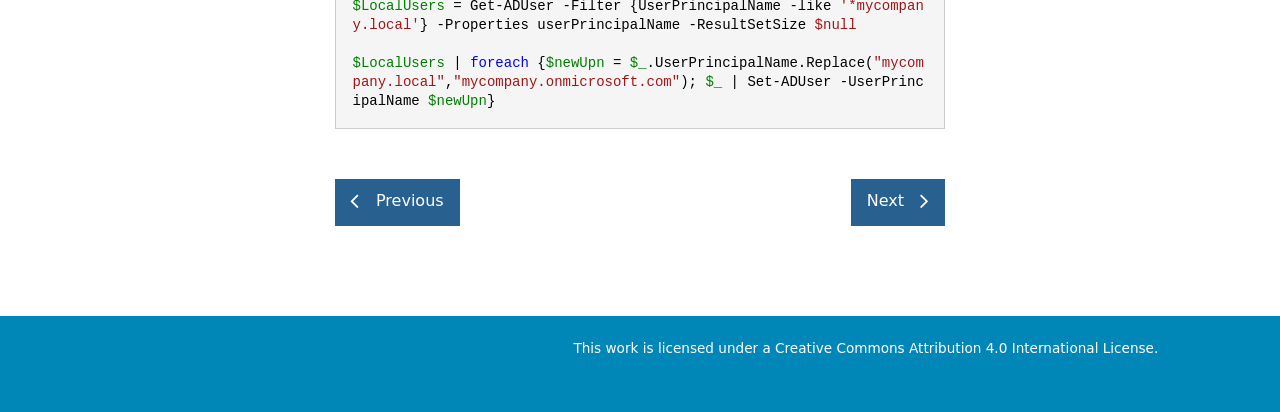
<file: Courseware/Prepare_Non-Routable_Domain.html>
<!DOCTYPE html>
<html lang="en">
<head>
    <meta charset="UTF-8">
    <meta name="viewport" content="width=device-width, initial-scale=1, shrink-to-fit=no">

    <title>Prepare Non-Routable Domain - Azure AD Connect</title>

    <!-- Bootstrap CSS -->
    <link rel="stylesheet" href="//maxcdn.bootstrapcdn.com/bootstrap/3.3.7/css/bootstrap.min.css">
    <link rel="stylesheet" href="//maxcdn.bootstrapcdn.com/font-awesome/4.7.0/css/font-awesome.min.css">

    <meta name="description" content="Azure Workshops" />
    <meta name="author" content="Joshua Davis">
    <link rel="icon" href="" type="image/x-icon">
    
    <!-- Font -->
    
    <!-- CSS -->
    <link href='../themes/azure/css/vs.css' rel='stylesheet' type='text/css'><link href='../themes/azure/css/theme.css' rel='stylesheet' type='text/css'><link href='../themes/azure/css/theme-white.min.css' rel='stylesheet' type='text/css'>
</head>
<body class="">

        <nav class="navbar navbar-inverse">
        <div class="container-fluid">
            <div class="row">
                <div class="col-md-2 col-md-offset-1">
                    <div class="navbar-header">
                        <button type="button" class="navbar-toggle collapsed" data-toggle="collapse" data-target="#bs-example-navbar-collapse-1" aria-expanded="false">
                            <span class="sr-only">Toggle navigation</span>
                            <span class="icon-bar"></span>
                            <span class="icon-bar"></span>
                            <span class="icon-bar"></span>
                        </button>
                        <a class="navbar-brand" href="/">Azure Workshops</a>
                    </div>
                </div>

                <div class="col-md-8">
                    <div class="collapse navbar-collapse" id="bs-example-navbar-collapse-1">
                        <ul class="nav navbar-nav navbar-right">
                            <!--
                            <li><a href="about.html">About</a></li>
                            <li><a href="contact.html">Contact</a></li>
                            -->
                        </ul>
                    </div>
                </div>
            </div>
        </div>
    </nav>

<div id="content-wrapper" class="container-fluid">
    <div class="row hidden-print">
        <div class="col-md-10 col-md-offset-1 breadcrumbs">
            <a href="../index.html">Azure AD Connect</a> / <a href="../Courseware/Exploring_Azure.html">Courseware</a> / <a href="../Courseware/Prepare_Non-Routable_Domain.html">Prepare Non-Routable Domain</a>        </div>
    </div>
    <div class="row">
        <div class="col-md-2 col-md-offset-1 hidden-print">
            <div data-spy="affix" data-offset-top="100">
                <!-- Navigation -->
                <ul class='Nav'><li class='Nav__item '><a href="../Overview.html">Overview</a></li><li class='Nav__item  has-children'><a href="#" class="aj-nav folder"><i class="Nav__arrow">&nbsp;</i>Getting Started</a><ul class='Nav'><li class='Nav__item '><a href="../Getting_Started/Requirements.html">Requirements</a></li><li class='Nav__item '><a href="../Getting_Started/Office_365_and_Azure_Registration.html">Office 365 and Azure Registration</a></li><li class='Nav__item '><a href="../Getting_Started/Setup.html">Setup</a></li></ul></li><li class='Nav__item Nav__item--open has-children'><a href="#" class="aj-nav folder"><i class="Nav__arrow">&nbsp;</i>Courseware</a><ul class='Nav'><li class='Nav__item '><a href="../Courseware/Exploring_Azure.html">Exploring Azure</a></li><li class='Nav__item '><a href="../Courseware/Create_Connect_Server.html">Create Connect Server</a></li><li class='Nav__item '><a href="../Courseware/View_Azure_Domain.html">View Azure Domain</a></li><li class='Nav__item Nav__item--active'><a href="../Courseware/Prepare_Non-Routable_Domain.html">Prepare Non-Routable Domain</a></li><li class='Nav__item '><a href="../Courseware/Installing_Azure_AD_Connect.html">Installing Azure AD Connect</a></li><li class='Nav__item '><a href="../Courseware/Monitoring_Health.html">Monitoring Health</a></li></ul></li></ul>
                <div class="Links">
                    
                    <div class="pdf-link">
                        <hr />
                        <a href="../pdf/Azure AD Connect.pdf"><i class="fa fa-file-pdf-o" aria-hidden="true"></i> <span>Download PDF</span></a>
                    </div>

                                            <hr/>
                        <div class="Twitter">
                                                            <iframe allowtransparency="true" frameborder="0" scrolling="no" style="width:162px; height:20px;" src="https://platform.twitter.com/widgets/follow_button.html?screen_name=azureworkshops&amp;show_count=false"></iframe>
                                <br />
                                <br />
                                                    </div>
                                    </div>
            </div>
        </div>
        <div class="col-md-6">
            <article class="Page">
    <div class="pageHeader">
        <h1>Prepare Non-Routable Domain</h1>
                    <div class="date"> Friday, August 4, 2017 7:45 AM</div>
            </div>
    <div class="copy">
        <h2 id="page_Objective">Objective</h2>
<p>In typical on-premises installations of Active Directory, utilized domain name extensions, such as &quot;.local&quot;, create what are known as <em>non-routable domains</em>.  In other words, there's no such top-level domain (TLD) extension.  In the words of Microsoft's support:</p>
<div class="bs-callout bs-callout-primary"><h4>Synchronization</h4>Azure AD Connect only synchronizes users to domains that are verified by Office 365. This means that the domain also is verified by Azure Active Directory because Office 365 identities are managed by Azure Active Directory. In other words, the domain has to be a valid Internet domain (for example, .com, .org, .net, .us, etc.). If your internal Active Directory only uses a non-routable domain (for example, .local), this can't possibly match the verified domain you have on Office 365.</div>

<p>The objective for this step is to modify our local domain to create a routable domain.  We will then update the UPN of our users to take advantage of this new domain.</p>
<h2 id="page_Add-UPN-Suffixes">Add UPN Suffixes</h2>
<p>We will need to remotely connect to <strong>dc1</strong> in order to update Active Directory. Because <strong>dc1</strong> is not accessible from outside of the network, we'll need to connect to it through the <strong>utility</strong> virtual machine.</p>
<h3 id="page_Enable-the-AD-DS-Snap-In">Enable the AD DS Snap-In</h3>
<p>By default, the machines do not include the Active Directory management snap-in.  For easier management, let's go ahead and enable it.</p>
<ol>
<li>
<p>Go ahead and RDP into the <strong>utility</strong> virtual machine.  Once connected to the <strong>utility</strong> VM, RDP into <strong>dc1</strong>.  You can connect to <strong>dc1</strong> by using it's DNS hostname (e.g. &quot;dc1&quot;) or it's IP address, 10.3.1.4.</p>
</li>
<li>
<p>Once connected to <strong>dc1</strong>, <em>Server Manager</em> should automatically open. If it doesn't, go ahead and open it now.</p>
</li>
<li>
<p>In the top-right of <em>Server Manager</em>, click on <strong>Manage</strong>.  Then, click on <strong>Add Roles and Features</strong>.</p>
</li>
<li>
<p>In the &quot;Before you begin&quot; screen, click &quot;Next.&quot;</p>
</li>
<li>
<p>Make sure &quot;Role-based or feature-based installation&quot; is selected, then click &quot;Next.&quot;</p>
</li>
<li>
<p>For the destination server, your local domain controller should be highlighted.  Click &quot;Next.&quot;</p>
</li>
<li>
<p>We don't need to add any additional roles at this point, so just click &quot;Next.&quot;</p>
</li>
<li>
<p>For features, we need to add two features. You can install both by selecting:  <strong>Remote Server Administration Tools &gt; Role Administration Tools &gt; AD DS and AD LDS Tools &gt; AD DS Tools</strong>. This will add the AD Domain Services snap-in and command-line tools.</p>
</li>
<li>
<p>Click &quot;Next.&quot;</p>
</li>
<li>
<p>Finally, click &quot;Install.&quot;</p>
</li>
</ol>
<p>This should only take a minute or two to complete.  You can click &quot;Close&quot; when the process has completed.</p>
<h3 id="page_Add-Suffix-to-AD-Domains-and-Trusts">Add Suffix to AD Domains and Trusts</h3>
<p>With the snap-in installed, we can easily add the UPN suffix to our Active Directory.</p>
<ol>
<li>
<p>If it's not still open, launch <em>Server Manager</em>.</p>
</li>
<li>
<p>In the top-right of <em>Server Manager</em>, click on <strong>Tools</strong>.  Then, click on <strong>Active Directory Domains and Trusts</strong>.</p>
</li>
<li>
<p>In the <em>Active Directory Domains and Trusts</em> window, right-click <strong>Active Directory Domains and Trusts</strong> in the left pane, and then choose &quot;Properties.&quot;</p>
</li>
<li>
<p>In the <em>Alternative UPN suffixes</em> box, enter your full domain of your Office 365 tenant (e.g. <em>&lt;yourcompany&gt;</em>.onmicrosoft.com). Click &quot;Add.&quot;</p>
</li>
<li>
<p>Click &quot;OK.&quot;</p>
</li>
</ol>
<h3 id="page_Change-the-UPN-suffix-for-existing-users">Change the UPN suffix for existing users</h3>
<p>Now that we've added an alternative UPN to our domain, we need to update each of our users to use this domain as the <em>primary</em> UPN as that is what Azure AD Connect uses to match identities.</p>
<ol>
<li>
<p>Again, if it's not still open, launch <em>Server Manager</em>.</p>
</li>
<li>
<p>In the top-right of <em>Server Manager</em>, click on <strong>Tools</strong>.  Then, click on <strong>Active Directory Users and Computers</strong>.</p>
</li>
<li>
<p>In the <em>Active Directory Users and Computers</em> window, expand your &quot;.local&quot; domain and click on <strong>Users</strong>.</p>
</li>
<li>
<p>There are 3 user accounts for which we need to update the UPN (NOTE: We do not want to sync the local <em>cloudadmin</em> enterprise administrator account to the cloud in order to preserve boundaries.  You should utilize a separate account in Azure for administering Azure AD.)</p>
<ul>
<li>Jim Smith</li>
<li>Richard Jackson</li>
<li>Sally Holly</li>
</ul>
</li>
<li>
<p>For each of these accounts, righ-click on the account and choose <strong>Properties</strong>.</p>
</li>
<li>
<p>Click on the <strong>Account</strong> tab.</p>
</li>
<li>
<p>In the dropdown list next to the username, change the selection from your local domain to the &quot;onmicrosoft.com&quot; domain.  Click &quot;OK.&quot;</p>
</li>
</ol>
<p>Congratulations! Your local Active Directory is now ready to begin basic synchronization with Azure AD.</p>
<p>One thing to keep in mind is that updating the UPN in the last step now requires these three users to use the FQDN of the <em>onmicrosoft.com</em> account rather than the <em>.local</em> domain if they use the <em>first.last@domain.local</em> format for the username.  However, most users don't login using a FQDN.  Instead they, like what we've done in this workshop, use the pre-Windows 2000 method of specifying the username (e.g. MYCOMPANY\first.last).  Not too big of a deal, but, again, just something to make note of.</p>
<p>Finally, if you have a lot of users in your domain, manually updating the UPN domain for each user can be a tedious task. Luckily for us, here's a PowerShell script for that:</p>
<pre><code class="language-PS">$LocalUsers = Get-ADUser -Filter {UserPrincipalName -like '*mycompany.local'} -Properties userPrincipalName -ResultSetSize $null

$LocalUsers | foreach {$newUpn = $_.UserPrincipalName.Replace(&quot;mycompany.local&quot;,&quot;mycompany.onmicrosoft.com&quot;); $_ | Set-ADUser -UserPrincipalName $newUpn}
</code></pre>
    </div>

            <nav class="hidden-print">
            <ul class="pager">
                                    <li class=pager-prev><a href="../Courseware/View_Azure_Domain.html">Previous</a></li>
                                                    <li class=pager-next><a href="../Courseware/Installing_Azure_AD_Connect.html">Next</a></li>            </ul>
        </nav>
    </article>
        </div>
        <div class="col-md-2 hidden-print">
            <div class="article-links" data-spy="affix" data-offset-top="100">
                <strong>In this article</strong><ol><li><a href="#page_Objective">Objective</a></li><li><a href="#page_Add-UPN-Suffixes">Add UPN Suffixes</a></li></ol>
            </div>
        </div>
    </div>
</div>

    <div id="footer" class="container-fluid hidden-print">
        <div class="row">
            <div class="col-md-2 col-md-offset-1">
            
            </div>
            <div class="col-md-8" style="text-align:right;">
            This work is licensed under a Creative Commons Attribution 4.0 International License.
            </div>
        </div>
    </div>
    
    <script src="//ajax.googleapis.com/ajax/libs/jquery/3.2.1/jquery.min.js"></script>
    <script src="//maxcdn.bootstrapcdn.com/bootstrap/3.3.7/js/bootstrap.min.js"></script>

    <!-- JS -->
    
    <script src="../themes/azure/js/highlight.pack.js"></script>
    <script>hljs.initHighlightingOnLoad();</script>

    <script src="../themes/azure/js/theme.js"></script>

</body>
</html>
</file>
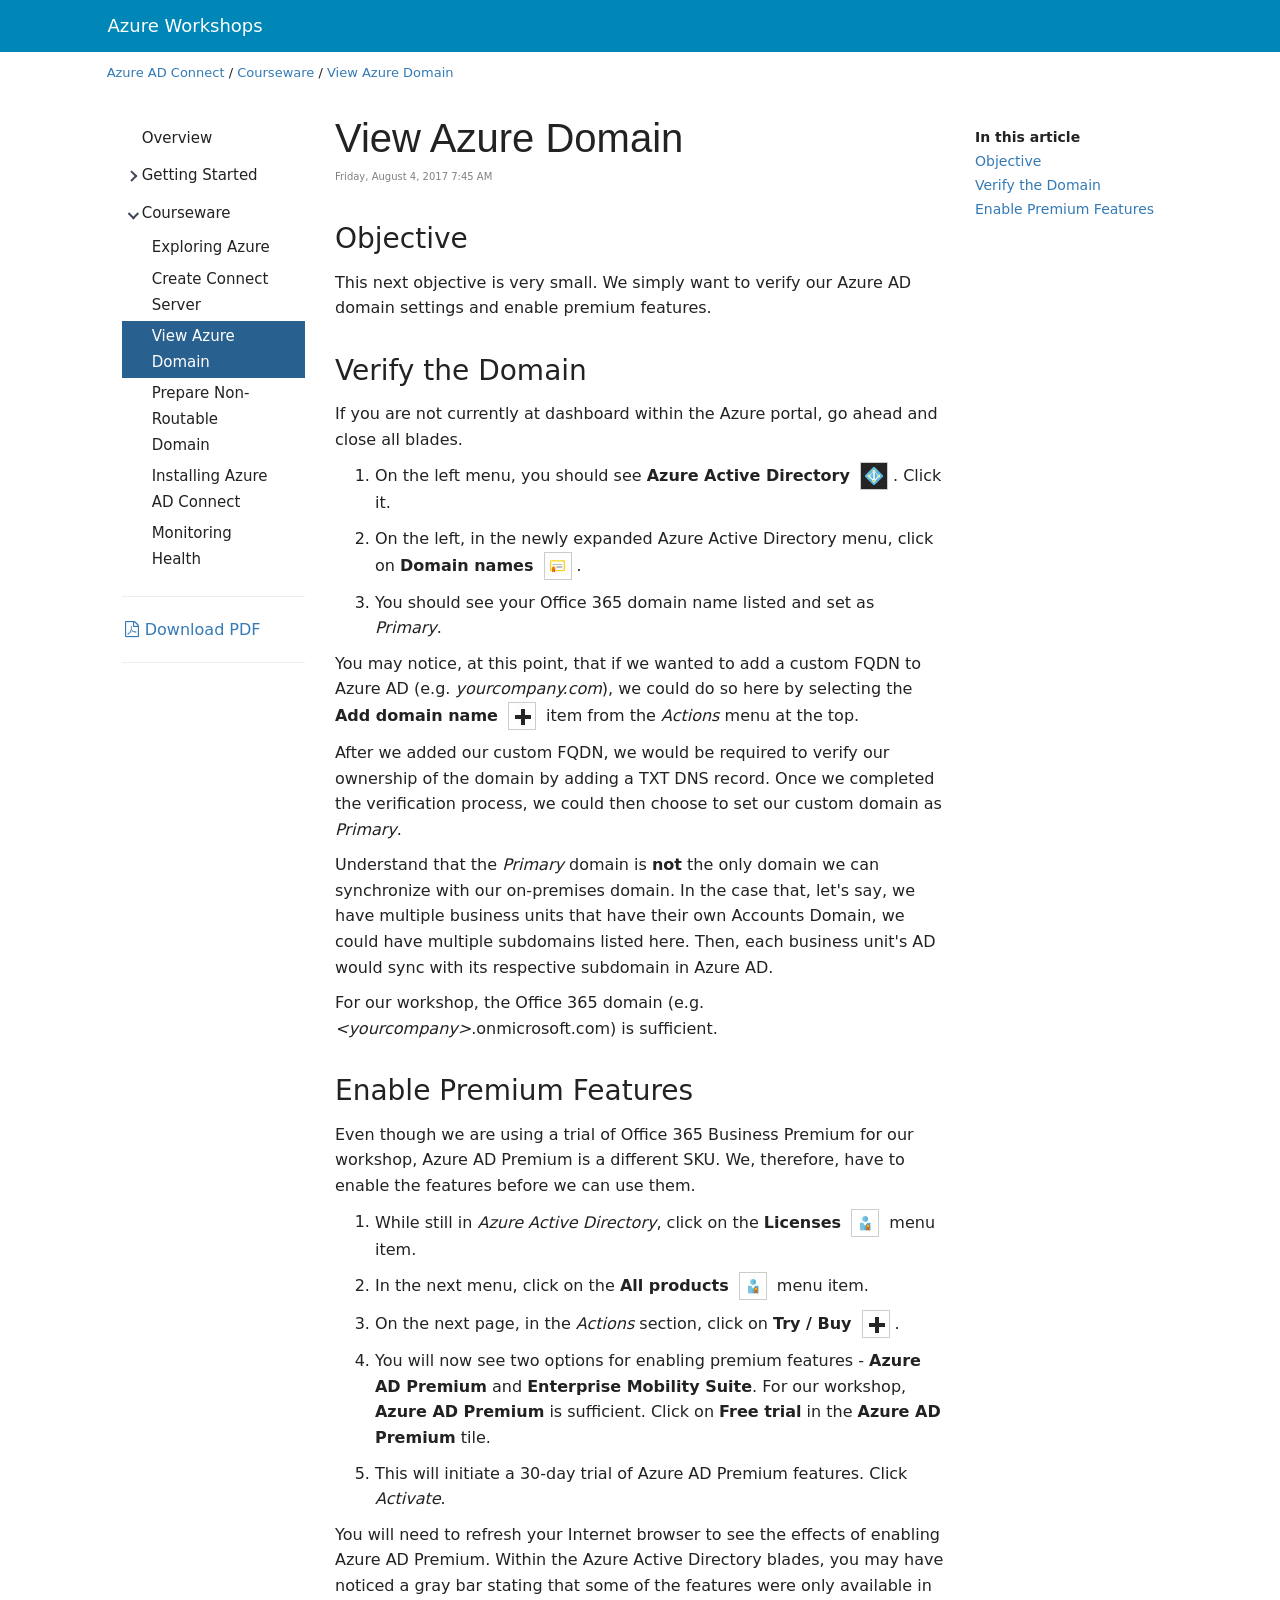
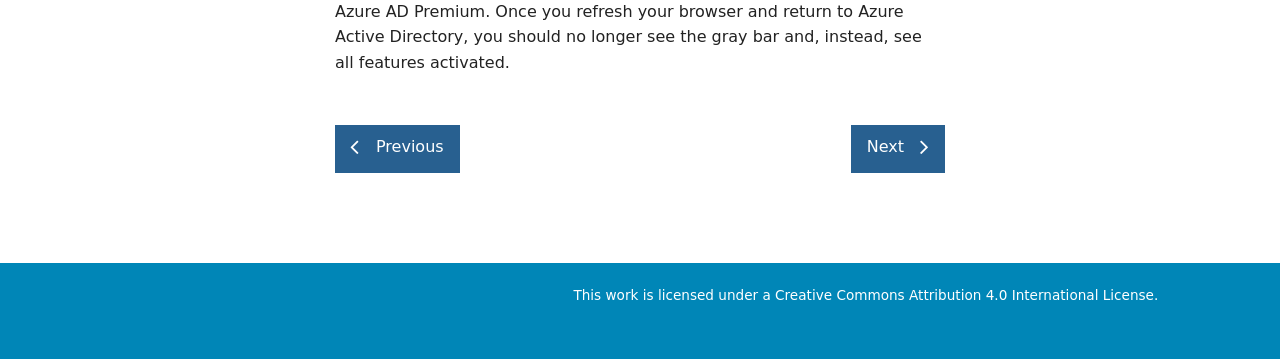
<file: Courseware/View_Azure_Domain.html>
<!DOCTYPE html>
<html lang="en">
<head>
    <meta charset="UTF-8">
    <meta name="viewport" content="width=device-width, initial-scale=1, shrink-to-fit=no">

    <title>View Azure Domain - Azure AD Connect</title>

    <!-- Bootstrap CSS -->
    <link rel="stylesheet" href="//maxcdn.bootstrapcdn.com/bootstrap/3.3.7/css/bootstrap.min.css">
    <link rel="stylesheet" href="//maxcdn.bootstrapcdn.com/font-awesome/4.7.0/css/font-awesome.min.css">

    <meta name="description" content="Azure Workshops" />
    <meta name="author" content="Joshua Davis">
    <link rel="icon" href="" type="image/x-icon">
    
    <!-- Font -->
    
    <!-- CSS -->
    <link href='../themes/azure/css/vs.css' rel='stylesheet' type='text/css'><link href='../themes/azure/css/theme.css' rel='stylesheet' type='text/css'><link href='../themes/azure/css/theme-white.min.css' rel='stylesheet' type='text/css'>
</head>
<body class="">

        <nav class="navbar navbar-inverse">
        <div class="container-fluid">
            <div class="row">
                <div class="col-md-2 col-md-offset-1">
                    <div class="navbar-header">
                        <button type="button" class="navbar-toggle collapsed" data-toggle="collapse" data-target="#bs-example-navbar-collapse-1" aria-expanded="false">
                            <span class="sr-only">Toggle navigation</span>
                            <span class="icon-bar"></span>
                            <span class="icon-bar"></span>
                            <span class="icon-bar"></span>
                        </button>
                        <a class="navbar-brand" href="/">Azure Workshops</a>
                    </div>
                </div>

                <div class="col-md-8">
                    <div class="collapse navbar-collapse" id="bs-example-navbar-collapse-1">
                        <ul class="nav navbar-nav navbar-right">
                            <!--
                            <li><a href="about.html">About</a></li>
                            <li><a href="contact.html">Contact</a></li>
                            -->
                        </ul>
                    </div>
                </div>
            </div>
        </div>
    </nav>

<div id="content-wrapper" class="container-fluid">
    <div class="row hidden-print">
        <div class="col-md-10 col-md-offset-1 breadcrumbs">
            <a href="../index.html">Azure AD Connect</a> / <a href="../Courseware/Exploring_Azure.html">Courseware</a> / <a href="../Courseware/View_Azure_Domain.html">View Azure Domain</a>        </div>
    </div>
    <div class="row">
        <div class="col-md-2 col-md-offset-1 hidden-print">
            <div data-spy="affix" data-offset-top="100">
                <!-- Navigation -->
                <ul class='Nav'><li class='Nav__item '><a href="../Overview.html">Overview</a></li><li class='Nav__item  has-children'><a href="#" class="aj-nav folder"><i class="Nav__arrow">&nbsp;</i>Getting Started</a><ul class='Nav'><li class='Nav__item '><a href="../Getting_Started/Requirements.html">Requirements</a></li><li class='Nav__item '><a href="../Getting_Started/Office_365_and_Azure_Registration.html">Office 365 and Azure Registration</a></li><li class='Nav__item '><a href="../Getting_Started/Setup.html">Setup</a></li></ul></li><li class='Nav__item Nav__item--open has-children'><a href="#" class="aj-nav folder"><i class="Nav__arrow">&nbsp;</i>Courseware</a><ul class='Nav'><li class='Nav__item '><a href="../Courseware/Exploring_Azure.html">Exploring Azure</a></li><li class='Nav__item '><a href="../Courseware/Create_Connect_Server.html">Create Connect Server</a></li><li class='Nav__item Nav__item--active'><a href="../Courseware/View_Azure_Domain.html">View Azure Domain</a></li><li class='Nav__item '><a href="../Courseware/Prepare_Non-Routable_Domain.html">Prepare Non-Routable Domain</a></li><li class='Nav__item '><a href="../Courseware/Installing_Azure_AD_Connect.html">Installing Azure AD Connect</a></li><li class='Nav__item '><a href="../Courseware/Monitoring_Health.html">Monitoring Health</a></li></ul></li></ul>
                <div class="Links">
                    
                    <div class="pdf-link">
                        <hr />
                        <a href="../pdf/Azure AD Connect.pdf"><i class="fa fa-file-pdf-o" aria-hidden="true"></i> <span>Download PDF</span></a>
                    </div>

                                            <hr/>
                        <div class="Twitter">
                                                            <iframe allowtransparency="true" frameborder="0" scrolling="no" style="width:162px; height:20px;" src="https://platform.twitter.com/widgets/follow_button.html?screen_name=azureworkshops&amp;show_count=false"></iframe>
                                <br />
                                <br />
                                                    </div>
                                    </div>
            </div>
        </div>
        <div class="col-md-6">
            <article class="Page">
    <div class="pageHeader">
        <h1>View Azure Domain</h1>
                    <div class="date"> Friday, August 4, 2017 7:45 AM</div>
            </div>
    <div class="copy">
        <h2 id="page_Objective">Objective</h2>
<p>This next objective is very small.  We simply want to verify our Azure AD domain settings and enable premium features.</p>
<h2 id="page_Verify-the-Domain">Verify the Domain</h2>
<p>If you are not currently at dashboard within the Azure portal, go ahead and close all blades.</p>
<ol>
<li>
<p>On the left menu, you should see <strong>Azure Active Directory</strong> <img src="../images/azure_ad_icon.jpg" class="inline"/>. Click it.</p>
</li>
<li>
<p>On the left, in the newly expanded Azure Active Directory menu, click on <strong>Domain names</strong> <img src="../images/domain_names_icon.jpg" class="inline"/>.</p>
</li>
<li>
<p>You should see your Office 365 domain name listed and set as <em>Primary</em>.</p>
</li>
</ol>
<p>You may notice, at this point, that if we wanted to add a custom FQDN to Azure AD (e.g. <em>yourcompany.com</em>), we could do so here by selecting the <strong>Add domain name</strong> <img src="../images/add_icon.jpg" class="inline"/> item from the <em>Actions</em> menu at the top.</p>
<p>After we added our custom FQDN, we would be required to verify our ownership of the domain by adding a TXT DNS record.  Once we completed the verification process, we could then choose to set our custom domain as <em>Primary</em>.</p>
<p>Understand that the <em>Primary</em> domain is <strong>not</strong> the only domain we can synchronize with our on-premises domain.  In the case that, let's say, we have multiple business units that have their own Accounts Domain, we could have multiple subdomains listed here.  Then, each business unit's AD would sync with its respective subdomain in Azure AD.</p>
<p>For our workshop, the Office 365 domain (e.g. <em>&lt;yourcompany&gt;</em>.onmicrosoft.com) is sufficient.</p>
<h2 id="page_Enable-Premium-Features">Enable Premium Features</h2>
<p>Even though we are using a trial of Office 365 Business Premium for our workshop, Azure AD Premium is a different SKU.  We, therefore, have to enable the features before we can use them.</p>
<ol>
<li>
<p>While still in <em>Azure Active Directory</em>, click on the <strong>Licenses</strong> <img src="../images/licensing_icon.jpg" class="inline"/> menu item.</p>
</li>
<li>
<p>In the next menu, click on the <strong>All products</strong> <img src="../images/licensing_icon.jpg" class="inline"/> menu item.</p>
</li>
<li>
<p>On the next page, in the <em>Actions</em> section, click on <strong>Try / Buy</strong> <img src="../images/add_icon.jpg" class="inline"/>.</p>
</li>
<li>
<p>You will now see two options for enabling premium features - <strong>Azure AD Premium</strong> and <strong>Enterprise Mobility Suite</strong>.  For our workshop, <strong>Azure AD Premium</strong> is sufficient. Click on <strong>Free trial</strong> in the <strong>Azure AD Premium</strong> tile.</p>
</li>
<li>
<p>This will initiate a 30-day trial of Azure AD Premium features. Click <em>Activate</em>.</p>
</li>
</ol>
<p>You will need to refresh your Internet browser to see the effects of enabling Azure AD Premium.  Within the Azure Active Directory blades, you may have noticed a gray bar stating that some of the features were only available in Azure AD Premium.  Once you refresh your browser and return to Azure Active Directory, you should no longer see the gray bar and, instead, see all features activated.</p>
    </div>

            <nav class="hidden-print">
            <ul class="pager">
                                    <li class=pager-prev><a href="../Courseware/Create_Connect_Server.html">Previous</a></li>
                                                    <li class=pager-next><a href="../Courseware/Prepare_Non-Routable_Domain.html">Next</a></li>            </ul>
        </nav>
    </article>
        </div>
        <div class="col-md-2 hidden-print">
            <div class="article-links" data-spy="affix" data-offset-top="100">
                <strong>In this article</strong><ol><li><a href="#page_Objective">Objective</a></li><li><a href="#page_Verify-the-Domain">Verify the Domain</a></li><li><a href="#page_Enable-Premium-Features">Enable Premium Features</a></li></ol>
            </div>
        </div>
    </div>
</div>

    <div id="footer" class="container-fluid hidden-print">
        <div class="row">
            <div class="col-md-2 col-md-offset-1">
            
            </div>
            <div class="col-md-8" style="text-align:right;">
            This work is licensed under a Creative Commons Attribution 4.0 International License.
            </div>
        </div>
    </div>
    
    <script src="//ajax.googleapis.com/ajax/libs/jquery/3.2.1/jquery.min.js"></script>
    <script src="//maxcdn.bootstrapcdn.com/bootstrap/3.3.7/js/bootstrap.min.js"></script>

    <!-- JS -->
    
    <script src="../themes/azure/js/highlight.pack.js"></script>
    <script>hljs.initHighlightingOnLoad();</script>

    <script src="../themes/azure/js/theme.js"></script>

</body>
</html>
</file>
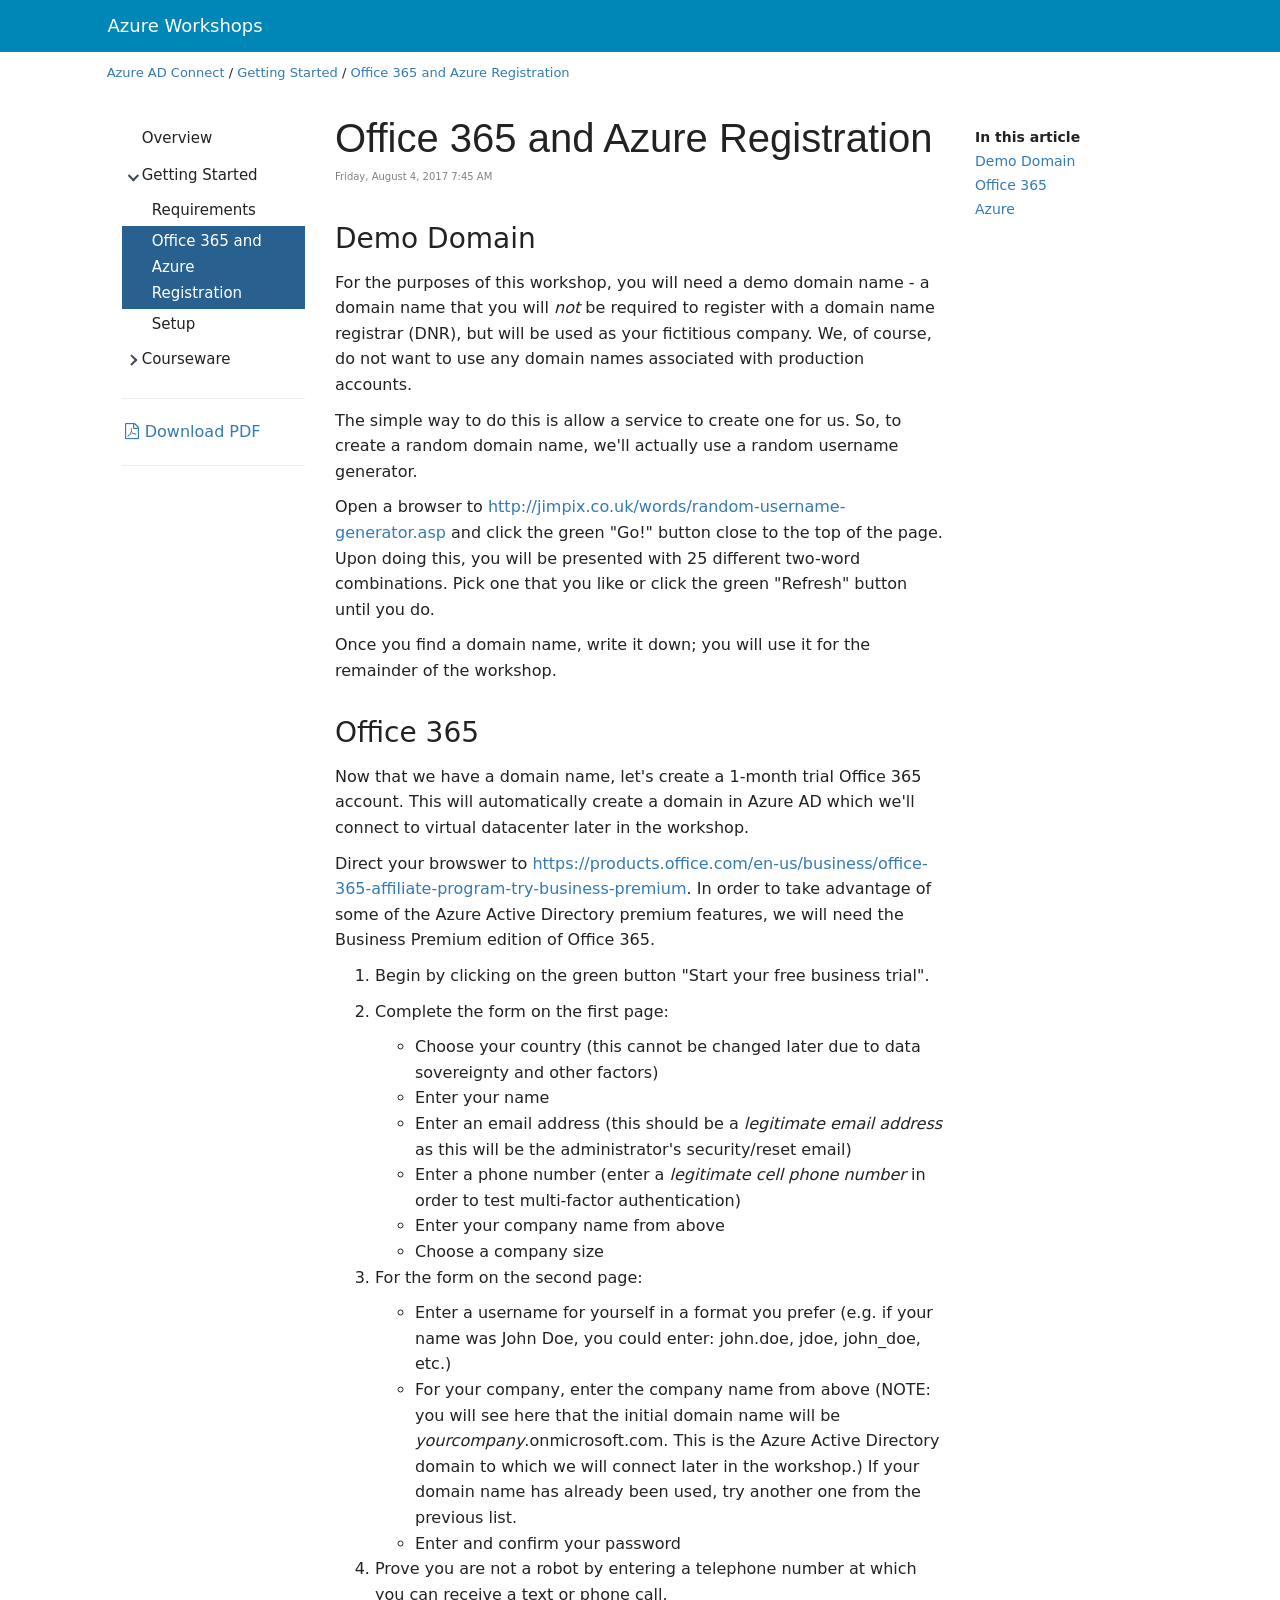
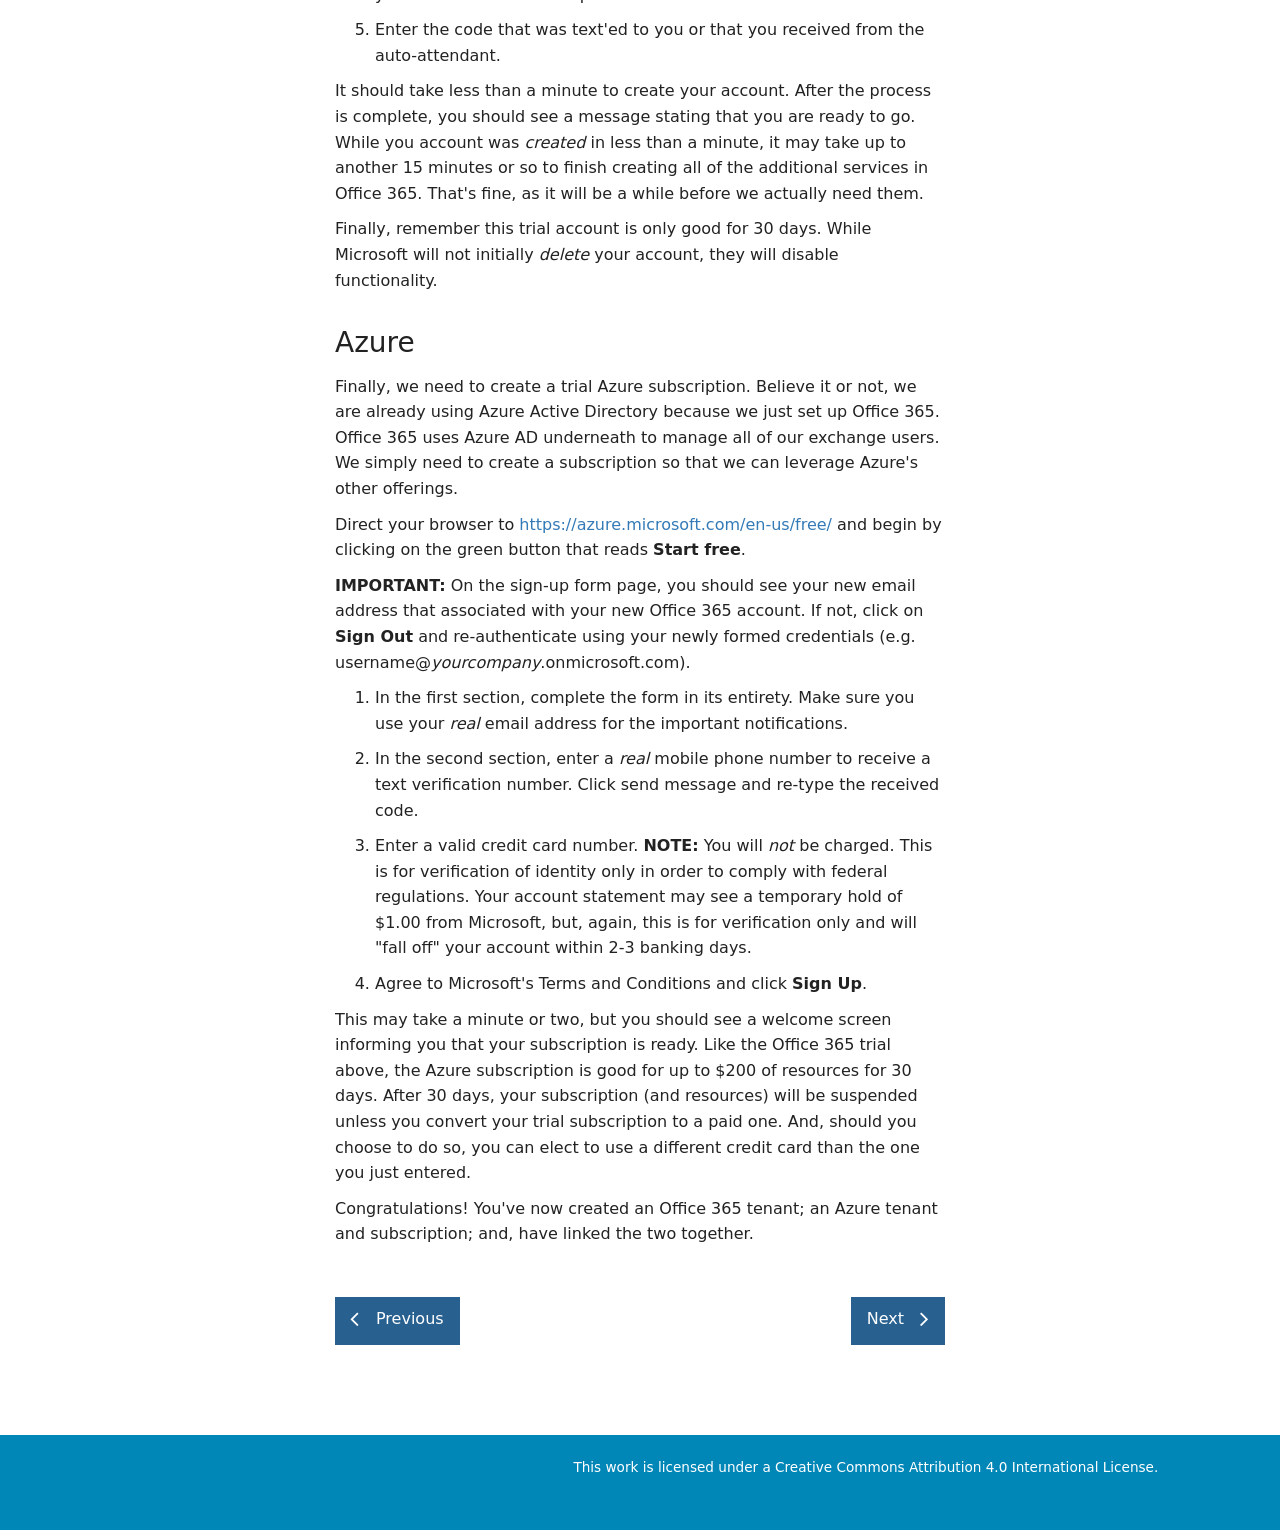
<file: Getting_Started/Office_365_and_Azure_Registration.html>
<!DOCTYPE html>
<html lang="en">
<head>
    <meta charset="UTF-8">
    <meta name="viewport" content="width=device-width, initial-scale=1, shrink-to-fit=no">

    <title>Office 365 and Azure Registration - Azure AD Connect</title>

    <!-- Bootstrap CSS -->
    <link rel="stylesheet" href="//maxcdn.bootstrapcdn.com/bootstrap/3.3.7/css/bootstrap.min.css">
    <link rel="stylesheet" href="//maxcdn.bootstrapcdn.com/font-awesome/4.7.0/css/font-awesome.min.css">

    <meta name="description" content="Azure Workshops" />
    <meta name="author" content="Joshua Davis">
    <link rel="icon" href="" type="image/x-icon">
    
    <!-- Font -->
    
    <!-- CSS -->
    <link href='../themes/azure/css/vs.css' rel='stylesheet' type='text/css'><link href='../themes/azure/css/theme.css' rel='stylesheet' type='text/css'><link href='../themes/azure/css/theme-white.min.css' rel='stylesheet' type='text/css'>
</head>
<body class="">

        <nav class="navbar navbar-inverse">
        <div class="container-fluid">
            <div class="row">
                <div class="col-md-2 col-md-offset-1">
                    <div class="navbar-header">
                        <button type="button" class="navbar-toggle collapsed" data-toggle="collapse" data-target="#bs-example-navbar-collapse-1" aria-expanded="false">
                            <span class="sr-only">Toggle navigation</span>
                            <span class="icon-bar"></span>
                            <span class="icon-bar"></span>
                            <span class="icon-bar"></span>
                        </button>
                        <a class="navbar-brand" href="/">Azure Workshops</a>
                    </div>
                </div>

                <div class="col-md-8">
                    <div class="collapse navbar-collapse" id="bs-example-navbar-collapse-1">
                        <ul class="nav navbar-nav navbar-right">
                            <!--
                            <li><a href="about.html">About</a></li>
                            <li><a href="contact.html">Contact</a></li>
                            -->
                        </ul>
                    </div>
                </div>
            </div>
        </div>
    </nav>

<div id="content-wrapper" class="container-fluid">
    <div class="row hidden-print">
        <div class="col-md-10 col-md-offset-1 breadcrumbs">
            <a href="../index.html">Azure AD Connect</a> / <a href="../Getting_Started/Requirements.html">Getting Started</a> / <a href="../Getting_Started/Office_365_and_Azure_Registration.html">Office 365 and Azure Registration</a>        </div>
    </div>
    <div class="row">
        <div class="col-md-2 col-md-offset-1 hidden-print">
            <div data-spy="affix" data-offset-top="100">
                <!-- Navigation -->
                <ul class='Nav'><li class='Nav__item '><a href="../Overview.html">Overview</a></li><li class='Nav__item Nav__item--open has-children'><a href="#" class="aj-nav folder"><i class="Nav__arrow">&nbsp;</i>Getting Started</a><ul class='Nav'><li class='Nav__item '><a href="../Getting_Started/Requirements.html">Requirements</a></li><li class='Nav__item Nav__item--active'><a href="../Getting_Started/Office_365_and_Azure_Registration.html">Office 365 and Azure Registration</a></li><li class='Nav__item '><a href="../Getting_Started/Setup.html">Setup</a></li></ul></li><li class='Nav__item  has-children'><a href="#" class="aj-nav folder"><i class="Nav__arrow">&nbsp;</i>Courseware</a><ul class='Nav'><li class='Nav__item '><a href="../Courseware/Exploring_Azure.html">Exploring Azure</a></li><li class='Nav__item '><a href="../Courseware/Create_Connect_Server.html">Create Connect Server</a></li><li class='Nav__item '><a href="../Courseware/View_Azure_Domain.html">View Azure Domain</a></li><li class='Nav__item '><a href="../Courseware/Prepare_Non-Routable_Domain.html">Prepare Non-Routable Domain</a></li><li class='Nav__item '><a href="../Courseware/Installing_Azure_AD_Connect.html">Installing Azure AD Connect</a></li><li class='Nav__item '><a href="../Courseware/Monitoring_Health.html">Monitoring Health</a></li></ul></li></ul>
                <div class="Links">
                    
                    <div class="pdf-link">
                        <hr />
                        <a href="../pdf/Azure AD Connect.pdf"><i class="fa fa-file-pdf-o" aria-hidden="true"></i> <span>Download PDF</span></a>
                    </div>

                                            <hr/>
                        <div class="Twitter">
                                                            <iframe allowtransparency="true" frameborder="0" scrolling="no" style="width:162px; height:20px;" src="https://platform.twitter.com/widgets/follow_button.html?screen_name=azureworkshops&amp;show_count=false"></iframe>
                                <br />
                                <br />
                                                    </div>
                                    </div>
            </div>
        </div>
        <div class="col-md-6">
            <article class="Page">
    <div class="pageHeader">
        <h1>Office 365 and Azure Registration</h1>
                    <div class="date"> Friday, August 4, 2017 7:45 AM</div>
            </div>
    <div class="copy">
        <h2 id="page_Demo-Domain">Demo Domain</h2>
<p>For the purposes of this workshop, you will need a demo domain name - a domain name that you will <em>not</em> be required to register with a domain name registrar (DNR), but will be used as your fictitious company.  We, of course, do not want to use any domain names associated with production accounts.</p>
<p>The simple way to do this is allow a service to create one for us.  So, to create a random domain name, we'll actually use a random username generator.</p>
<p>Open a browser to <a href="http://jimpix.co.uk/words/random-username-generator.asp" class="external">http://jimpix.co.uk/words/random-username-generator.asp</a> and click the green &quot;Go!&quot; button close to the top of the page.  Upon doing this, you will be presented with 25 different two-word combinations.  Pick one that you like or click the green &quot;Refresh&quot; button until you do.</p>
<p>Once you find a domain name, write it down; you will use it for the remainder of the workshop.</p>
<h2 id="page_Office-365">Office 365</h2>
<p>Now that we have a domain name, let's create a 1-month trial Office 365 account. This will automatically create a domain in Azure AD which we'll connect to virtual datacenter later in the workshop.</p>
<p>Direct your browswer to <a href="https://products.office.com/en-us/business/office-365-affiliate-program-try-business-premium" class="external">https://products.office.com/en-us/business/office-365-affiliate-program-try-business-premium</a>.  In order to take advantage of some of the Azure Active Directory premium features, we will need the Business Premium edition of Office 365.</p>
<ol>
<li>
<p>Begin by clicking on the green button &quot;Start your free business trial&quot;.</p>
</li>
<li>
<p>Complete the form on the first page:</p>
<ul>
<li>Choose your country (this cannot be changed later due to data sovereignty and other factors)</li>
<li>Enter your name</li>
<li>Enter an email address (this should be a <em>legitimate email address</em> as this will be the administrator's security/reset email)</li>
<li>Enter a phone number (enter a <em>legitimate cell phone number</em> in order to test multi-factor authentication)</li>
<li>Enter your company name from above</li>
<li>Choose a company size</li>
</ul>
</li>
<li>
<p>For the form on the second page:</p>
<ul>
<li>Enter a username for yourself in a format you prefer (e.g. if your name was John Doe, you could enter: john.doe, jdoe, john_doe, etc.)</li>
<li>For your company, enter the company name from above (NOTE: you will see here that the initial domain name will be <em>yourcompany</em>.onmicrosoft.com.  This is the Azure Active Directory domain to which we will connect later in the workshop.) If your domain name has already been used, try another one from the previous list.</li>
<li>Enter and confirm your password</li>
</ul>
</li>
<li>
<p>Prove you are not a robot by entering a telephone number at which you can receive a text or phone call.</p>
</li>
<li>
<p>Enter the code that was text'ed to you or that you received from the auto-attendant.</p>
</li>
</ol>
<p>It should take less than a minute to create your account.  After the process is complete, you should see a message stating that you are ready to go.  While you account was <em>created</em> in less than a minute, it may take up to another 15 minutes or so to finish creating all of the additional services in Office 365.  That's fine, as it will be a while before we actually need them.</p>
<p>Finally, remember this trial account is only good for 30 days.  While Microsoft will not initially <em>delete</em> your account, they will disable functionality.</p>
<h2 id="page_Azure">Azure</h2>
<p>Finally, we need to create a trial Azure subscription.  Believe it or not, we are already using Azure Active Directory because we just set up Office 365.  Office 365 uses Azure AD underneath to manage all of our exchange users.  We simply need to create a subscription so that we can leverage Azure's other offerings.</p>
<p>Direct your browser to <a href="https://azure.microsoft.com/en-us/free/" class="external">https://azure.microsoft.com/en-us/free/</a> and begin by clicking on the green button that reads <strong>Start free</strong>.</p>
<p><strong>IMPORTANT:</strong> On the sign-up form page, you should see your new email address that associated with your new Office 365 account.  If not, click on <strong>Sign Out</strong> and re-authenticate using your newly formed credentials (e.g. username@<em>yourcompany</em>.onmicrosoft.com).</p>
<ol>
<li>
<p>In the first section, complete the form in its entirety. Make sure you use your <em>real</em> email address for the important notifications.</p>
</li>
<li>
<p>In the second section, enter a <em>real</em> mobile phone number to receive a text verification number.  Click send message and re-type the received code.</p>
</li>
<li>
<p>Enter a valid credit card number. <strong>NOTE:</strong> You will <em>not</em> be charged.  This is for verification of identity only in order to comply with federal regulations.  Your account statement may see a temporary hold of $1.00 from Microsoft, but, again, this is for verification only and will &quot;fall off&quot; your account within 2-3 banking days.</p>
</li>
<li>
<p>Agree to Microsoft's Terms and Conditions and click <strong>Sign Up</strong>.</p>
</li>
</ol>
<p>This may take a minute or two, but you should see a welcome screen informing you that your subscription is ready.  Like the Office 365 trial above, the Azure subscription is good for up to $200 of resources for 30 days.  After 30 days, your subscription (and resources) will be suspended unless you convert your trial subscription to a paid one.  And, should you choose to do so, you can elect to use a different credit card than the one you just entered.</p>
<p>Congratulations!  You've now created an Office 365 tenant; an Azure tenant and subscription; and, have linked the two together.</p>
    </div>

            <nav class="hidden-print">
            <ul class="pager">
                                    <li class=pager-prev><a href="../Getting_Started/Requirements.html">Previous</a></li>
                                                    <li class=pager-next><a href="../Getting_Started/Setup.html">Next</a></li>            </ul>
        </nav>
    </article>
        </div>
        <div class="col-md-2 hidden-print">
            <div class="article-links" data-spy="affix" data-offset-top="100">
                <strong>In this article</strong><ol><li><a href="#page_Demo-Domain">Demo Domain</a></li><li><a href="#page_Office-365">Office 365</a></li><li><a href="#page_Azure">Azure</a></li></ol>
            </div>
        </div>
    </div>
</div>

    <div id="footer" class="container-fluid hidden-print">
        <div class="row">
            <div class="col-md-2 col-md-offset-1">
            
            </div>
            <div class="col-md-8" style="text-align:right;">
            This work is licensed under a Creative Commons Attribution 4.0 International License.
            </div>
        </div>
    </div>
    
    <script src="//ajax.googleapis.com/ajax/libs/jquery/3.2.1/jquery.min.js"></script>
    <script src="//maxcdn.bootstrapcdn.com/bootstrap/3.3.7/js/bootstrap.min.js"></script>

    <!-- JS -->
    
    <script src="../themes/azure/js/highlight.pack.js"></script>
    <script>hljs.initHighlightingOnLoad();</script>

    <script src="../themes/azure/js/theme.js"></script>

</body>
</html>
</file>
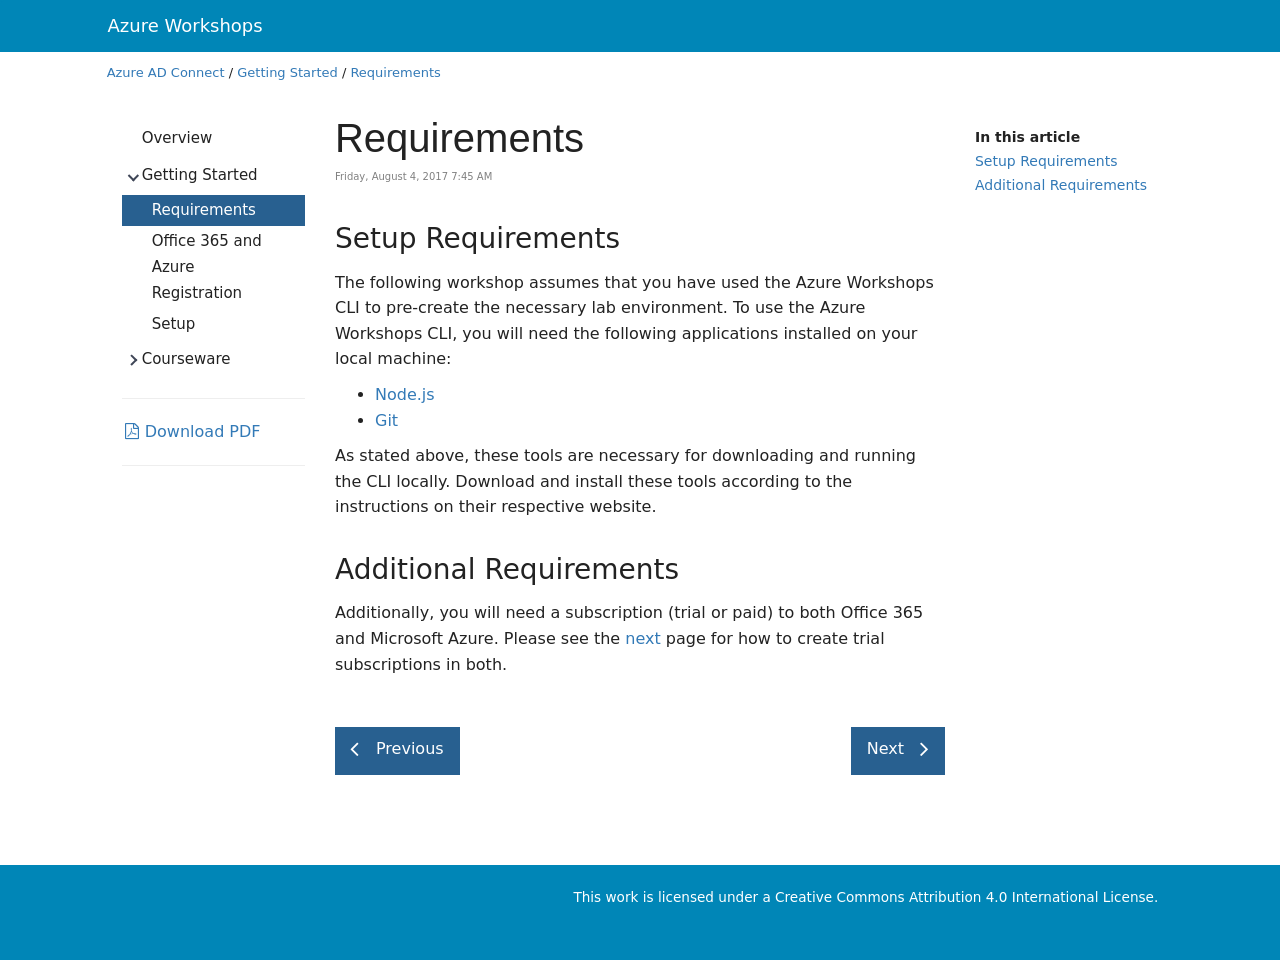
<file: Getting_Started/Requirements.html>
<!DOCTYPE html>
<html lang="en">
<head>
    <meta charset="UTF-8">
    <meta name="viewport" content="width=device-width, initial-scale=1, shrink-to-fit=no">

    <title>Requirements - Azure AD Connect</title>

    <!-- Bootstrap CSS -->
    <link rel="stylesheet" href="//maxcdn.bootstrapcdn.com/bootstrap/3.3.7/css/bootstrap.min.css">
    <link rel="stylesheet" href="//maxcdn.bootstrapcdn.com/font-awesome/4.7.0/css/font-awesome.min.css">

    <meta name="description" content="Azure Workshops" />
    <meta name="author" content="Joshua Davis">
    <link rel="icon" href="" type="image/x-icon">
    
    <!-- Font -->
    
    <!-- CSS -->
    <link href='../themes/azure/css/vs.css' rel='stylesheet' type='text/css'><link href='../themes/azure/css/theme.css' rel='stylesheet' type='text/css'><link href='../themes/azure/css/theme-white.min.css' rel='stylesheet' type='text/css'>
</head>
<body class="">

        <nav class="navbar navbar-inverse">
        <div class="container-fluid">
            <div class="row">
                <div class="col-md-2 col-md-offset-1">
                    <div class="navbar-header">
                        <button type="button" class="navbar-toggle collapsed" data-toggle="collapse" data-target="#bs-example-navbar-collapse-1" aria-expanded="false">
                            <span class="sr-only">Toggle navigation</span>
                            <span class="icon-bar"></span>
                            <span class="icon-bar"></span>
                            <span class="icon-bar"></span>
                        </button>
                        <a class="navbar-brand" href="/">Azure Workshops</a>
                    </div>
                </div>

                <div class="col-md-8">
                    <div class="collapse navbar-collapse" id="bs-example-navbar-collapse-1">
                        <ul class="nav navbar-nav navbar-right">
                            <!--
                            <li><a href="about.html">About</a></li>
                            <li><a href="contact.html">Contact</a></li>
                            -->
                        </ul>
                    </div>
                </div>
            </div>
        </div>
    </nav>

<div id="content-wrapper" class="container-fluid">
    <div class="row hidden-print">
        <div class="col-md-10 col-md-offset-1 breadcrumbs">
            <a href="../index.html">Azure AD Connect</a> / <a href="../Getting_Started/Requirements.html">Getting Started</a> / <a href="../Getting_Started/Requirements.html">Requirements</a>        </div>
    </div>
    <div class="row">
        <div class="col-md-2 col-md-offset-1 hidden-print">
            <div data-spy="affix" data-offset-top="100">
                <!-- Navigation -->
                <ul class='Nav'><li class='Nav__item '><a href="../Overview.html">Overview</a></li><li class='Nav__item Nav__item--open has-children'><a href="#" class="aj-nav folder"><i class="Nav__arrow">&nbsp;</i>Getting Started</a><ul class='Nav'><li class='Nav__item Nav__item--active'><a href="../Getting_Started/Requirements.html">Requirements</a></li><li class='Nav__item '><a href="../Getting_Started/Office_365_and_Azure_Registration.html">Office 365 and Azure Registration</a></li><li class='Nav__item '><a href="../Getting_Started/Setup.html">Setup</a></li></ul></li><li class='Nav__item  has-children'><a href="#" class="aj-nav folder"><i class="Nav__arrow">&nbsp;</i>Courseware</a><ul class='Nav'><li class='Nav__item '><a href="../Courseware/Exploring_Azure.html">Exploring Azure</a></li><li class='Nav__item '><a href="../Courseware/Create_Connect_Server.html">Create Connect Server</a></li><li class='Nav__item '><a href="../Courseware/View_Azure_Domain.html">View Azure Domain</a></li><li class='Nav__item '><a href="../Courseware/Prepare_Non-Routable_Domain.html">Prepare Non-Routable Domain</a></li><li class='Nav__item '><a href="../Courseware/Installing_Azure_AD_Connect.html">Installing Azure AD Connect</a></li><li class='Nav__item '><a href="../Courseware/Monitoring_Health.html">Monitoring Health</a></li></ul></li></ul>
                <div class="Links">
                    
                    <div class="pdf-link">
                        <hr />
                        <a href="../pdf/Azure AD Connect.pdf"><i class="fa fa-file-pdf-o" aria-hidden="true"></i> <span>Download PDF</span></a>
                    </div>

                                            <hr/>
                        <div class="Twitter">
                                                            <iframe allowtransparency="true" frameborder="0" scrolling="no" style="width:162px; height:20px;" src="https://platform.twitter.com/widgets/follow_button.html?screen_name=azureworkshops&amp;show_count=false"></iframe>
                                <br />
                                <br />
                                                    </div>
                                    </div>
            </div>
        </div>
        <div class="col-md-6">
            <article class="Page">
    <div class="pageHeader">
        <h1>Requirements</h1>
                    <div class="date"> Friday, August 4, 2017 7:45 AM</div>
            </div>
    <div class="copy">
        <h2 id="page_Setup-Requirements">Setup Requirements</h2>
<p>The following workshop assumes that you have used the Azure Workshops CLI to pre-create the necessary lab environment. To use the Azure Workshops CLI, you will need the following applications installed on your local machine:</p>
<ul>
<li>
<a href="https://nodejs.org/" class="external">Node.js</a>
</li>
<li>
<a href="https://git-scm.com/downloads" class="external">Git</a>
</li>
</ul>
<p>As stated above, these tools are necessary for downloading and running the CLI locally. Download and install these tools according to the instructions on their respective website.</p>
<h2 id="page_Additional-Requirements">Additional Requirements</h2>
<p>Additionally, you will need a subscription (trial or paid) to both Office 365 and Microsoft Azure.  Please see the <a href="Office_365_and_Azure_Registration.html">next</a> page for how to create trial subscriptions in both.</p>
    </div>

            <nav class="hidden-print">
            <ul class="pager">
                                    <li class=pager-prev><a href="../Overview.html">Previous</a></li>
                                                    <li class=pager-next><a href="../Getting_Started/Office_365_and_Azure_Registration.html">Next</a></li>            </ul>
        </nav>
    </article>
        </div>
        <div class="col-md-2 hidden-print">
            <div class="article-links" data-spy="affix" data-offset-top="100">
                <strong>In this article</strong><ol><li><a href="#page_Setup-Requirements">Setup Requirements</a></li><li><a href="#page_Additional-Requirements">Additional Requirements</a></li></ol>
            </div>
        </div>
    </div>
</div>

    <div id="footer" class="container-fluid hidden-print">
        <div class="row">
            <div class="col-md-2 col-md-offset-1">
            
            </div>
            <div class="col-md-8" style="text-align:right;">
            This work is licensed under a Creative Commons Attribution 4.0 International License.
            </div>
        </div>
    </div>
    
    <script src="//ajax.googleapis.com/ajax/libs/jquery/3.2.1/jquery.min.js"></script>
    <script src="//maxcdn.bootstrapcdn.com/bootstrap/3.3.7/js/bootstrap.min.js"></script>

    <!-- JS -->
    
    <script src="../themes/azure/js/highlight.pack.js"></script>
    <script>hljs.initHighlightingOnLoad();</script>

    <script src="../themes/azure/js/theme.js"></script>

</body>
</html>
</file>
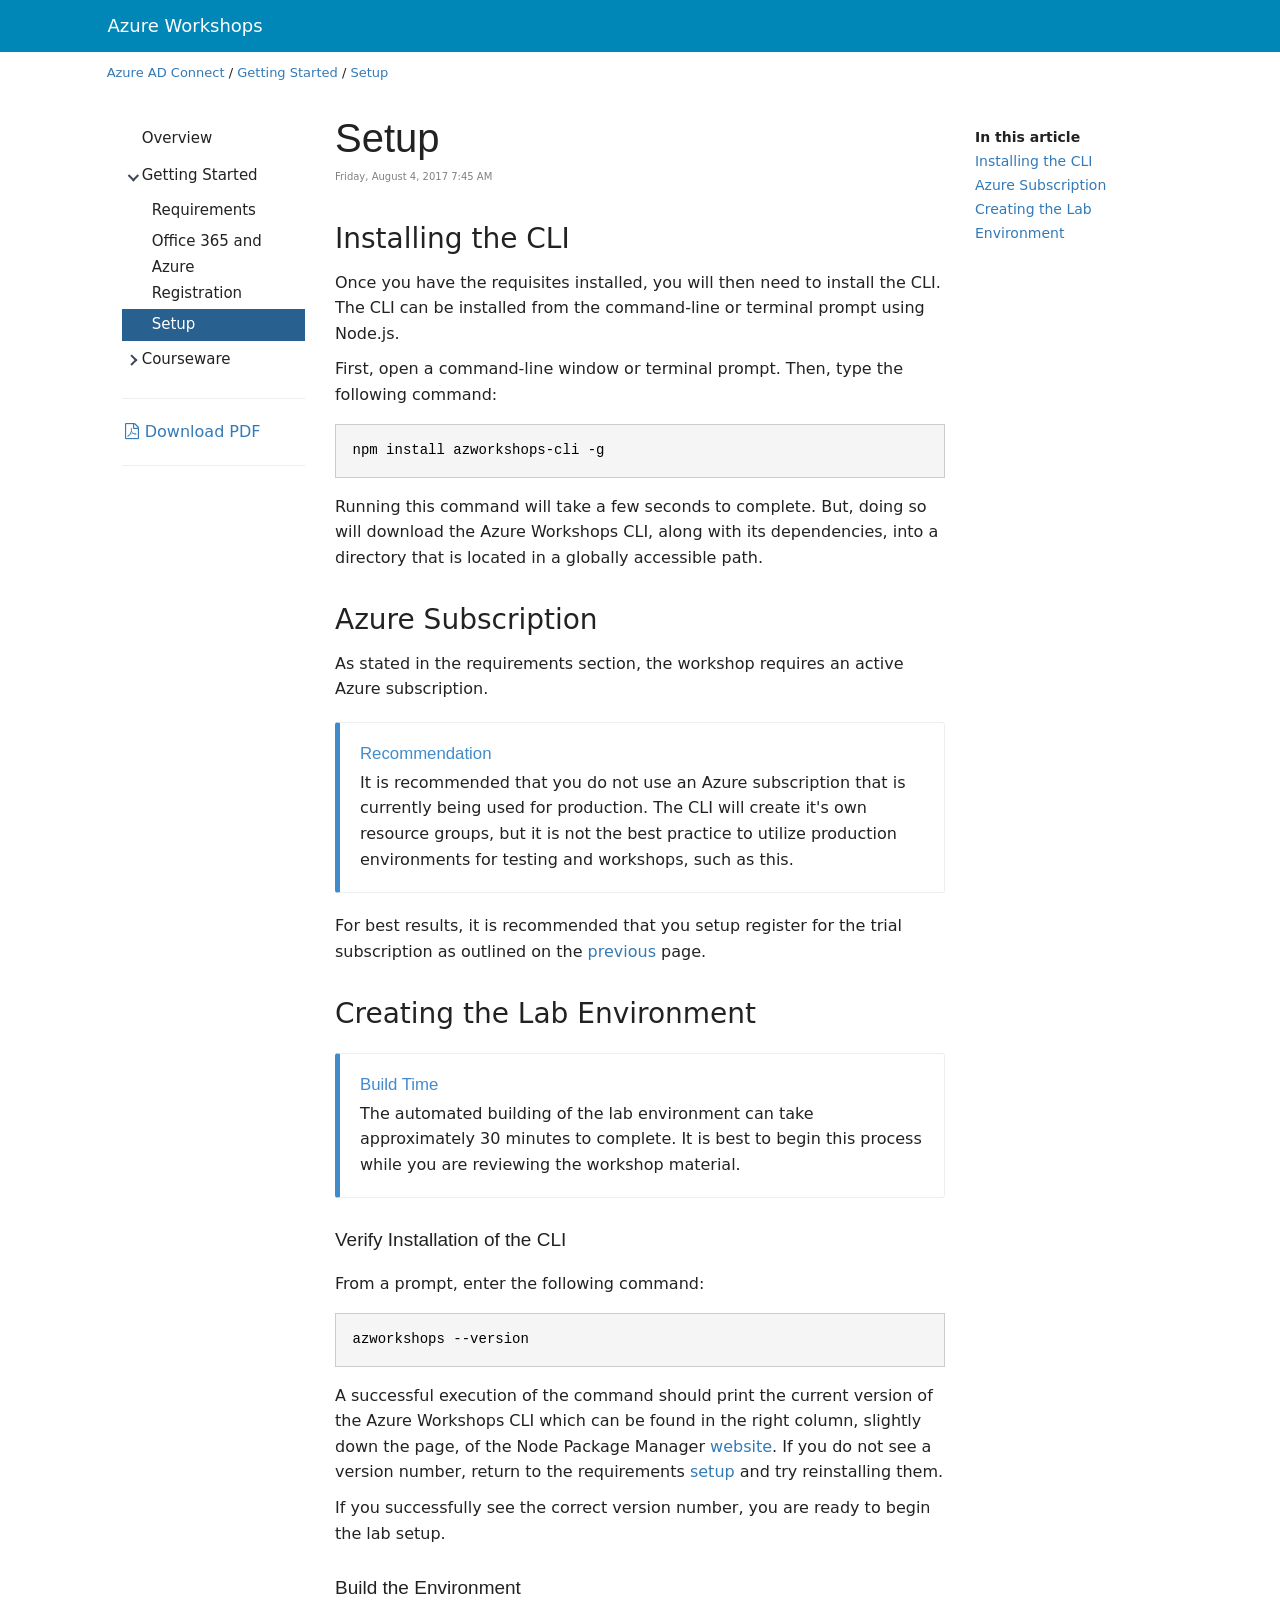
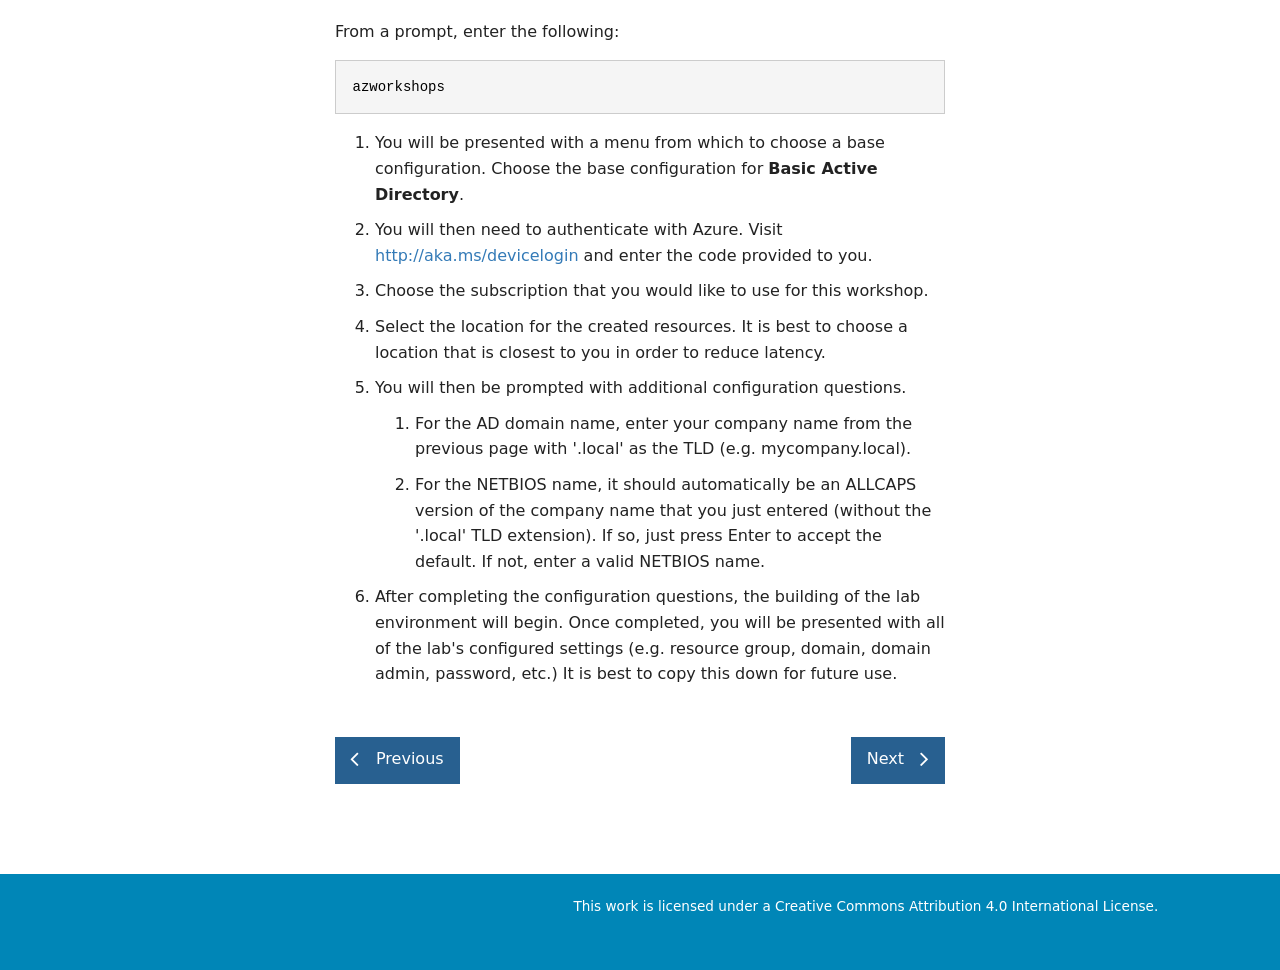
<file: Getting_Started/Setup.html>
<!DOCTYPE html>
<html lang="en">
<head>
    <meta charset="UTF-8">
    <meta name="viewport" content="width=device-width, initial-scale=1, shrink-to-fit=no">

    <title>Setup - Azure AD Connect</title>

    <!-- Bootstrap CSS -->
    <link rel="stylesheet" href="//maxcdn.bootstrapcdn.com/bootstrap/3.3.7/css/bootstrap.min.css">
    <link rel="stylesheet" href="//maxcdn.bootstrapcdn.com/font-awesome/4.7.0/css/font-awesome.min.css">

    <meta name="description" content="Azure Workshops" />
    <meta name="author" content="Joshua Davis">
    <link rel="icon" href="" type="image/x-icon">
    
    <!-- Font -->
    
    <!-- CSS -->
    <link href='../themes/azure/css/vs.css' rel='stylesheet' type='text/css'><link href='../themes/azure/css/theme.css' rel='stylesheet' type='text/css'><link href='../themes/azure/css/theme-white.min.css' rel='stylesheet' type='text/css'>
</head>
<body class="">

        <nav class="navbar navbar-inverse">
        <div class="container-fluid">
            <div class="row">
                <div class="col-md-2 col-md-offset-1">
                    <div class="navbar-header">
                        <button type="button" class="navbar-toggle collapsed" data-toggle="collapse" data-target="#bs-example-navbar-collapse-1" aria-expanded="false">
                            <span class="sr-only">Toggle navigation</span>
                            <span class="icon-bar"></span>
                            <span class="icon-bar"></span>
                            <span class="icon-bar"></span>
                        </button>
                        <a class="navbar-brand" href="/">Azure Workshops</a>
                    </div>
                </div>

                <div class="col-md-8">
                    <div class="collapse navbar-collapse" id="bs-example-navbar-collapse-1">
                        <ul class="nav navbar-nav navbar-right">
                            <!--
                            <li><a href="about.html">About</a></li>
                            <li><a href="contact.html">Contact</a></li>
                            -->
                        </ul>
                    </div>
                </div>
            </div>
        </div>
    </nav>

<div id="content-wrapper" class="container-fluid">
    <div class="row hidden-print">
        <div class="col-md-10 col-md-offset-1 breadcrumbs">
            <a href="../index.html">Azure AD Connect</a> / <a href="../Getting_Started/Requirements.html">Getting Started</a> / <a href="../Getting_Started/Setup.html">Setup</a>        </div>
    </div>
    <div class="row">
        <div class="col-md-2 col-md-offset-1 hidden-print">
            <div data-spy="affix" data-offset-top="100">
                <!-- Navigation -->
                <ul class='Nav'><li class='Nav__item '><a href="../Overview.html">Overview</a></li><li class='Nav__item Nav__item--open has-children'><a href="#" class="aj-nav folder"><i class="Nav__arrow">&nbsp;</i>Getting Started</a><ul class='Nav'><li class='Nav__item '><a href="../Getting_Started/Requirements.html">Requirements</a></li><li class='Nav__item '><a href="../Getting_Started/Office_365_and_Azure_Registration.html">Office 365 and Azure Registration</a></li><li class='Nav__item Nav__item--active'><a href="../Getting_Started/Setup.html">Setup</a></li></ul></li><li class='Nav__item  has-children'><a href="#" class="aj-nav folder"><i class="Nav__arrow">&nbsp;</i>Courseware</a><ul class='Nav'><li class='Nav__item '><a href="../Courseware/Exploring_Azure.html">Exploring Azure</a></li><li class='Nav__item '><a href="../Courseware/Create_Connect_Server.html">Create Connect Server</a></li><li class='Nav__item '><a href="../Courseware/View_Azure_Domain.html">View Azure Domain</a></li><li class='Nav__item '><a href="../Courseware/Prepare_Non-Routable_Domain.html">Prepare Non-Routable Domain</a></li><li class='Nav__item '><a href="../Courseware/Installing_Azure_AD_Connect.html">Installing Azure AD Connect</a></li><li class='Nav__item '><a href="../Courseware/Monitoring_Health.html">Monitoring Health</a></li></ul></li></ul>
                <div class="Links">
                    
                    <div class="pdf-link">
                        <hr />
                        <a href="../pdf/Azure AD Connect.pdf"><i class="fa fa-file-pdf-o" aria-hidden="true"></i> <span>Download PDF</span></a>
                    </div>

                                            <hr/>
                        <div class="Twitter">
                                                            <iframe allowtransparency="true" frameborder="0" scrolling="no" style="width:162px; height:20px;" src="https://platform.twitter.com/widgets/follow_button.html?screen_name=azureworkshops&amp;show_count=false"></iframe>
                                <br />
                                <br />
                                                    </div>
                                    </div>
            </div>
        </div>
        <div class="col-md-6">
            <article class="Page">
    <div class="pageHeader">
        <h1>Setup</h1>
                    <div class="date"> Friday, August 4, 2017 7:45 AM</div>
            </div>
    <div class="copy">
        <h2 id="page_Installing-the-CLI">Installing the CLI</h2>
<p>Once you have the requisites installed, you will then need to install the CLI.  The CLI can be installed from the command-line or terminal prompt using Node.js.</p>
<p>First, open a command-line window or terminal prompt. Then, type the following command:</p>
<pre><code class="language-bash">npm install azworkshops-cli -g
</code></pre>
<p>Running this command will take a few seconds to complete.  But, doing so will download the Azure Workshops CLI, along with its dependencies, into a directory that is located in a globally accessible path.</p>
<h2 id="page_Azure-Subscription">Azure Subscription</h2>
<p>As stated in the requirements section, the workshop requires an active Azure subscription.</p>
<div class="bs-callout bs-callout-primary"><h4>Recommendation</h4>It is recommended that you do not use an Azure subscription that is currently being used for production.  The CLI will create it's own resource groups, but it is not the best practice to utilize production environments for testing and workshops, such as this.</div>

<p>For best results, it is recommended that you setup register for the trial subscription as outlined on the <a href="Office_365_and_Azure_Registration.html">previous</a> page.</p>
<h2 id="page_Creating-the-Lab-Environment">Creating the Lab Environment</h2>
<div class="bs-callout bs-callout-primary"><h4>Build Time</h4>The automated building of the lab environment can take approximately 30 minutes to complete.  It is best to begin this process while you are reviewing the workshop material.</div>

<h3 id="page_Verify-Installation-of-the-CLI">Verify Installation of the CLI</h3>
<p>From a prompt, enter the following command:</p>
<pre><code class="language-bash">azworkshops --version
</code></pre>
<p>A successful execution of the command should print the current version of the Azure Workshops CLI which can be found in the right column, slightly down the page, of the Node Package Manager <a href="https://www.npmjs.com/package/azworkshops-cli" class="external">website</a>. If you do not see a version number, return to the requirements <a href="Requirements.html">setup</a> and try reinstalling them.</p>
<p>If you successfully see the correct version number, you are ready to begin the lab setup.</p>
<h3 id="page_Build-the-Environment">Build the Environment</h3>
<p>From a prompt, enter the following:</p>
<pre><code class="language-bash">azworkshops
</code></pre>
<ol>
<li>
<p>You will be presented with a menu from which to choose a base configuration.  Choose the base configuration for <strong>Basic Active Directory</strong>.</p>
</li>
<li>
<p>You will then need to authenticate with Azure.  Visit <a href="http://aka.ms/devicelogin" class="external">http://aka.ms/devicelogin</a> and enter the code provided to you.</p>
</li>
<li>
<p>Choose the subscription that you would like to use for this workshop.</p>
</li>
<li>
<p>Select the location for the created resources.  It is best to choose a location that is closest to you in order to reduce latency.</p>
</li>
<li>
<p>You will then be prompted with additional configuration questions.</p>
<ol>
<li>
<p>For the AD domain name, enter your company name from the previous page with '.local' as the TLD (e.g. mycompany.local).</p>
</li>
<li>
<p>For the NETBIOS name, it should automatically be an ALLCAPS version of the company name that you just entered (without the '.local' TLD extension). If so, just press Enter to accept the default. If not, enter a valid NETBIOS name.</p>
</li>
</ol>
</li>
<li>
<p>After completing the configuration questions, the building of the lab environment will begin. Once completed, you will be presented with all of the lab's configured settings (e.g. resource group, domain, domain admin, password, etc.) It is best to copy this down for future use.</p>
</li>
</ol>
    </div>

            <nav class="hidden-print">
            <ul class="pager">
                                    <li class=pager-prev><a href="../Getting_Started/Office_365_and_Azure_Registration.html">Previous</a></li>
                                                    <li class=pager-next><a href="../Courseware/Exploring_Azure.html">Next</a></li>            </ul>
        </nav>
    </article>
        </div>
        <div class="col-md-2 hidden-print">
            <div class="article-links" data-spy="affix" data-offset-top="100">
                <strong>In this article</strong><ol><li><a href="#page_Installing-the-CLI">Installing the CLI</a></li><li><a href="#page_Azure-Subscription">Azure Subscription</a></li><li><a href="#page_Creating-the-Lab-Environment">Creating the Lab Environment</a></li></ol>
            </div>
        </div>
    </div>
</div>

    <div id="footer" class="container-fluid hidden-print">
        <div class="row">
            <div class="col-md-2 col-md-offset-1">
            
            </div>
            <div class="col-md-8" style="text-align:right;">
            This work is licensed under a Creative Commons Attribution 4.0 International License.
            </div>
        </div>
    </div>
    
    <script src="//ajax.googleapis.com/ajax/libs/jquery/3.2.1/jquery.min.js"></script>
    <script src="//maxcdn.bootstrapcdn.com/bootstrap/3.3.7/js/bootstrap.min.js"></script>

    <!-- JS -->
    
    <script src="../themes/azure/js/highlight.pack.js"></script>
    <script>hljs.initHighlightingOnLoad();</script>

    <script src="../themes/azure/js/theme.js"></script>

</body>
</html>
</file>
<file: themes/azure/css/vs.css>
/*

Visual Studio-like style based on original C# coloring by Jason Diamond <jason@diamond.name>

*/
.hljs {
  display: block;
  overflow-x: auto;
  padding: 0.5em;
  background: white;
  color: black !important;
}

.hljs-comment,
.hljs-quote,
.hljs-variable {
  color: #008000 !important;
}

.hljs-keyword,
.hljs-selector-tag,
.hljs-built_in,
.hljs-name,
.hljs-tag {
  color: #00f !important;
}

.hljs-string,
.hljs-title,
.hljs-section,
.hljs-attribute,
.hljs-literal,
.hljs-template-tag,
.hljs-template-variable,
.hljs-type,
.hljs-addition {
  color: #a31515 !important;
}

.hljs-deletion,
.hljs-selector-attr,
.hljs-selector-pseudo,
.hljs-meta {
  color: #2b91af !important;
}

.hljs-doctag {
  color: #808080 !important;
}

.hljs-attr {
  color: #f00 !important;
}

.hljs-symbol,
.hljs-bullet,
.hljs-link {
  color: #00b0e8 !important;
}


.hljs-emphasis {
  font-style: italic;
}

.hljs-strong {
  font-weight: bold;
}
</file>
<file: themes/azure/css/theme.css>
html {
    font-size: 100%;
    overflow-y: scroll;
    box-sizing: border-box;
    height: 100%;
    line-height: 1.15;
}

body {
    font-family: -apple-system,system-ui,BlinkMacSystemFont,"Segoe UI",Roboto,"Helvetica Neue",Arial,sans-serif;
    font-size: 100%;
    line-height: 160%;
    min-height: 100%;
    height: auto!important;
    background-color: #0086b7;
}

.navbar {
    margin-bottom: 0px;
}

#content-wrapper {
    padding-bottom:40px;
}

.navbar-inverse {
    background-color: #0086b7;
    border-color: #0086b7;
}

.navbar-inverse .navbar-toggle {
    border-color: #286090;
}

.navbar-inverse .navbar-nav>li>a, 
.navbar-inverse .navbar-brand,
#footer {
    color: #fff;
}

#footer {
    padding:20px 15px 50px 15px;
    font-size:.85rem;
}

h1, h2, h3, h4, h5, h6 {
    font-style: normal;
    font-weight: 300;
    line-height: 1.3;
    text-rendering: optimizeLegibility;
    margin-bottom: 12px;
    margin-top: 10px;
    word-wrap: break-word;
}

h1 {
    font-family: segoe-ui_light,Segoe UI Light,Segoe WP,Helvetica Neue,Helvetica,sans-serif;
    font-size: 2.5rem;
    margin-bottom: 0;
    margin-top: 10px;
}

h2 {
    font-size: 1.75rem;
    margin-top: 32px;
}

h3 {
    font-size: 1.188rem;
    margin-top: 30px;
    margin-bottom: 18px;
}

h4 {
    font-size: 1.05rem;
    margin-top:28px;
}

h3, h4, h5, h6 {
    font-family: segoe-ui_semibold,Segoe UI Semibold,Segoe WP,Helvetica Neue,Helvetica,sans-serif;
}

.date {
    font-size: 10px; 
    color: gray;
}

.breadcrumbs {
    margin-bottom: 8px;
    padding: 8px 0;
    font-size: .8125rem;
}

.pager {
    margin:50px 0px;
}

.pager li>a {
    border:0px;
    background-color: #286090;
    border-radius: 0px;
    color:#fff;
    text-decoration:none;    
}

.pager li>a:hover {
    text-decoration: underline;
    background-color: #286090;    
}

li.pager-prev {
    float:left;
}

li.pager-next {
    float:right;
}

.pager li.pager-prev>a {
    padding:9px 16px 13px 25px;
}

.pager li.pager-next>a {
    padding:9px 25px 13px 16px;
}

li.pager-next>a:after,
li.pager-prev>a:before {
    display: inline-block;
    font-family: FontAwesome;
    margin-top: -1rem;
    min-width: 16px;
    padding-top: 3px;
    position: relative;
    top: 3px;
    font-size:1.5rem;
}

li.pager-next>a:after {
    content: "\f105";
    left: 13px;
}

li.pager-prev>a:before {
    content: "\f104";
    right: 13px;
}

.navbar-brand {
    padding-left:0px;
}

pre {
    margin:16px 0px;
    border-radius: 0px;
}

pre code {
    font-size: .875rem;
    -moz-osx-font-smoothing: auto;
    -webkit-font-smoothing: auto;
    font-family: Consolas,Menlo,Monaco,Lucida Console,Liberation Mono,DejaVu Sans Mono,Bitstream Vera Sans Mono,Courier New,monospace,sans-serif;
    line-height: 19px;
}

.hljs {
    background: none;
}

.bs-callout {
    padding: 20px;
    margin: 20px 0;
    border: 1px solid #eee;
    border-left-width: 5px;
    border-radius: 3px;
}
.bs-callout h4 {
    margin-top: 0;
    margin-bottom: 5px;
}
.bs-callout p:last-child {
    margin-bottom: 0;
}
.bs-callout code {
    border-radius: 3px;
}
.bs-callout+.bs-callout {
    margin-top: -5px;
}
.bs-callout-default {
    border-left-color: #777;
}
.bs-callout-default h4 {
    color: #777;
}
.bs-callout-primary {
    border-left-color: #428bca;
}
.bs-callout-primary h4 {
    color: #428bca;
}
.bs-callout-success {
    border-left-color: #5cb85c;
}
.bs-callout-success h4 {
    color: #5cb85c;
}
.bs-callout-danger {
    border-left-color: #d9534f;
}
.bs-callout-danger h4 {
    color: #d9534f;
}
.bs-callout-warning {
    border-left-color: #f0ad4e;
}
.bs-callout-warning h4 {
    color: #f0ad4e;
}
.bs-callout-info {
    border-left-color: #5bc0de;
}
.bs-callout-info h4 {
    color: #5bc0de;
}

.Nav {
    margin:18px 0px 0px;
    padding: 0;
}

.Nav__arrow {
    display: inline-block;
    position: relative;
    width: 16px;
    margin-left: -16px;
}

.Nav__arrow::before {
    position: absolute;
    display: block;
    content: "";
    margin: -0.25em 0 0 -0.4em;
    left: 50%;
    top: 50%;
    width: 0.5em;
    height: 0.5em;
    border-right: 0.15em solid #3f4657;
    border-top: 0.15em solid #3f4657;
    transform: rotate(45deg);
    transition-duration: 0.3s;
}

.Nav__item {
    display: block;
}

.Nav__item a {
    display: block;
    margin: 0;
    padding: 6px 15px 6px 20px;
    font-weight: 400;
    font-size: 15px;
    text-shadow: none;
    color: #222;
}

.Nav__item a:hover {
    color: #286090;
    text-shadow: none;
    text-decoration: underline;
}

.Nav .Nav {
    display: none;
    margin-left: 15px;
    margin-top: 0px;
}
        
.Nav .Nav .Nav__item a {
    margin: 0;
    margin-left: -15px;
    padding: 3px 30px;
}

.Nav__item--active > a {
    background-color: #286090;
    color:#fff;
}

.Nav__item--active > a:hover {
    background-color: #286090;
    color:#fff;
    text-decoration: underline;
}

.Nav__item--open > .Nav {
    display: block;
}

.Nav__item--open > a > .Nav__arrow::before {
    margin-left: -0.25em;
    transform: rotate(135deg);
}

.Nav__item.has-children a.folder {
    color:#222 !important;
    text-decoration: none !important;
}

img.inline {
    display: inline; 
    margin:0px 5px;
    border:1px solid #ccc;
}

img.block {
    margin-top:10px;
    margin-bottom:10px;
    border:1px solid #ccc;
}

.pdf-link a {
    display:inline-block;
    margin-left:3px;
    text-decoration: none;
}

.pdf-link a i {
    margin-right:1px;
}

.pdf-link a:hover span {
    text-decoration: underline;
}

.article-links {
    font-size: .875rem;
    padding-top:23px;
}

.article-links ol {
    list-style-type: none;
    padding-left:0px;
    line-height: 1.7;
}

.affix {
    top:5px;
}

a.home-button {
    border: 0px;
    background-color: #286090;
    border-radius: 0px;
    color: #fff;
    text-decoration: none;
    padding: 9px 16px 13px 16px;
    display:inline-block;
    margin:40px 5px;
}

a.home-button i {
    display:inline-block;
    margin-right:3px;
}

p.home.lead {
    padding:20px 0px;
    font-weight:400;
}

p.home.desc {
    padding:0px 0px 20px 0px;
}

div.home.date {
    display:none;
}

div.home.row {
     padding-top:50px;
}

@media print {
    html, body { height: auto; padding-top:30px; font-size:80%; line-height: 140%; -webkit-print-color-adjust: exact; background-color: none;}
    .bs-callout, code {page-break-inside: avoid;}
    pre { background-color: #f5f5f5 !important; }
    pre code { font-size: .75rem !important; line-height:14px;}

    div.pageHeader {
        min-height:100px;
        background-color: #0086b7 !important;
        padding:10px 20px 20px 20px;
        position: relative;
        top:-50px;
    }

    div#content-wrapper {
        height: calc(100% - 50px);
    }

    div.pageHeader h1,
    div.pageHeader .date {
        color:#fff !important;
    }
    div.pageHeader .date { display:none; }
    h2 { font-weight: 300; margin: 20px 0 5px 0; font-size:180%; }
    h3 { font-weight: 600; margin: 20px 0 5px 0; font-size:120%;}
    h4 { font-weight: 600; margin: 14px 0 5px 0; font-size:100%;}

    a {
        color: #337ab7 !important;
    }

    a[href]:after {
        content: none !important;
    }

    h1.home {
        color:#0086b7 !important;
    }
    
    div.home.row {
        padding-top:100px;
    }

    div.home.date {
        display:block;
        font-size:85%;
        color:gray !important;
    }

    p.home.lead {
        font-size:16px;
        page-break-after:always !important;
        padding-top: 50px;
    }

    p.home.desc {
        padding-top:50px;
    }

    hr {
        border-top: 1px solid #ccc !important;
    }

    img.inline {
        zoom:75%;
    }
}
</file>
<file: themes/azure/css/theme-white.min.css>
#content-wrapper {
    padding-bottom:40px;
    background-color:#fff;
    color: #222;
}
</file>
